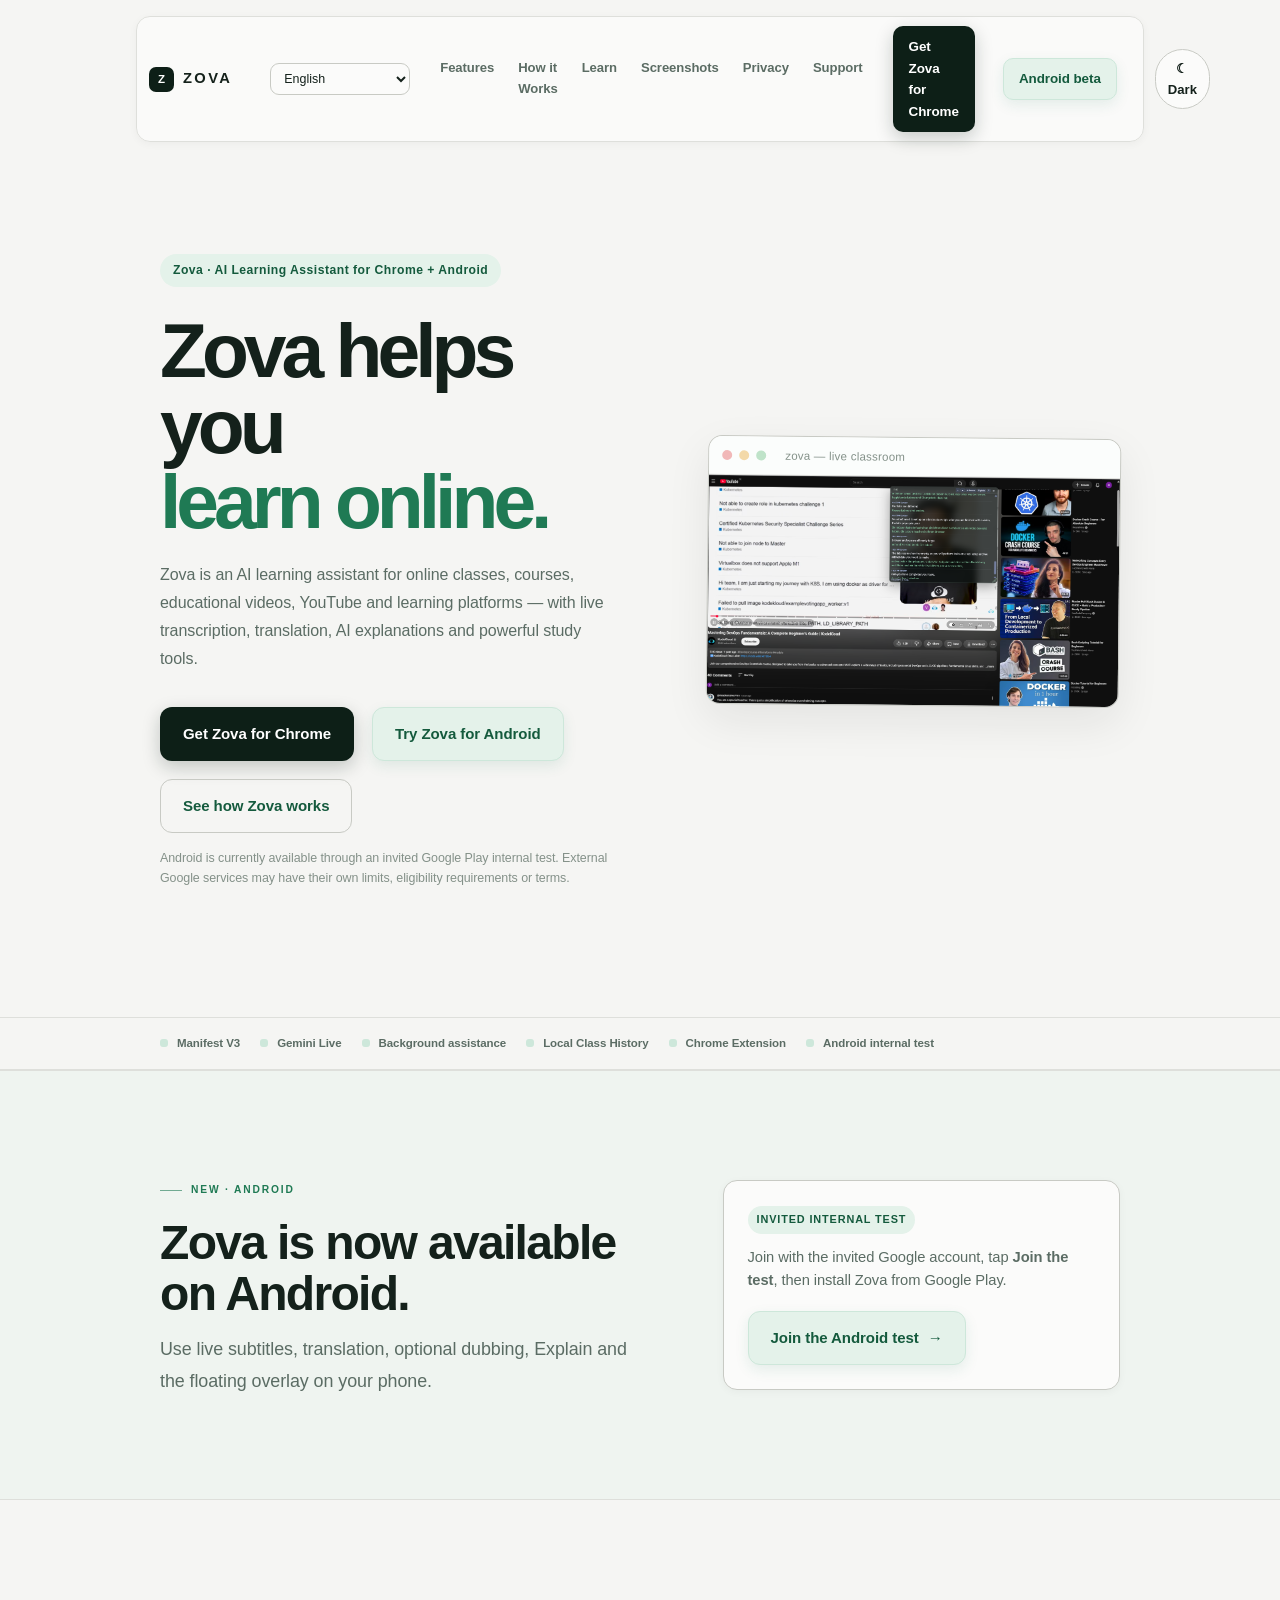
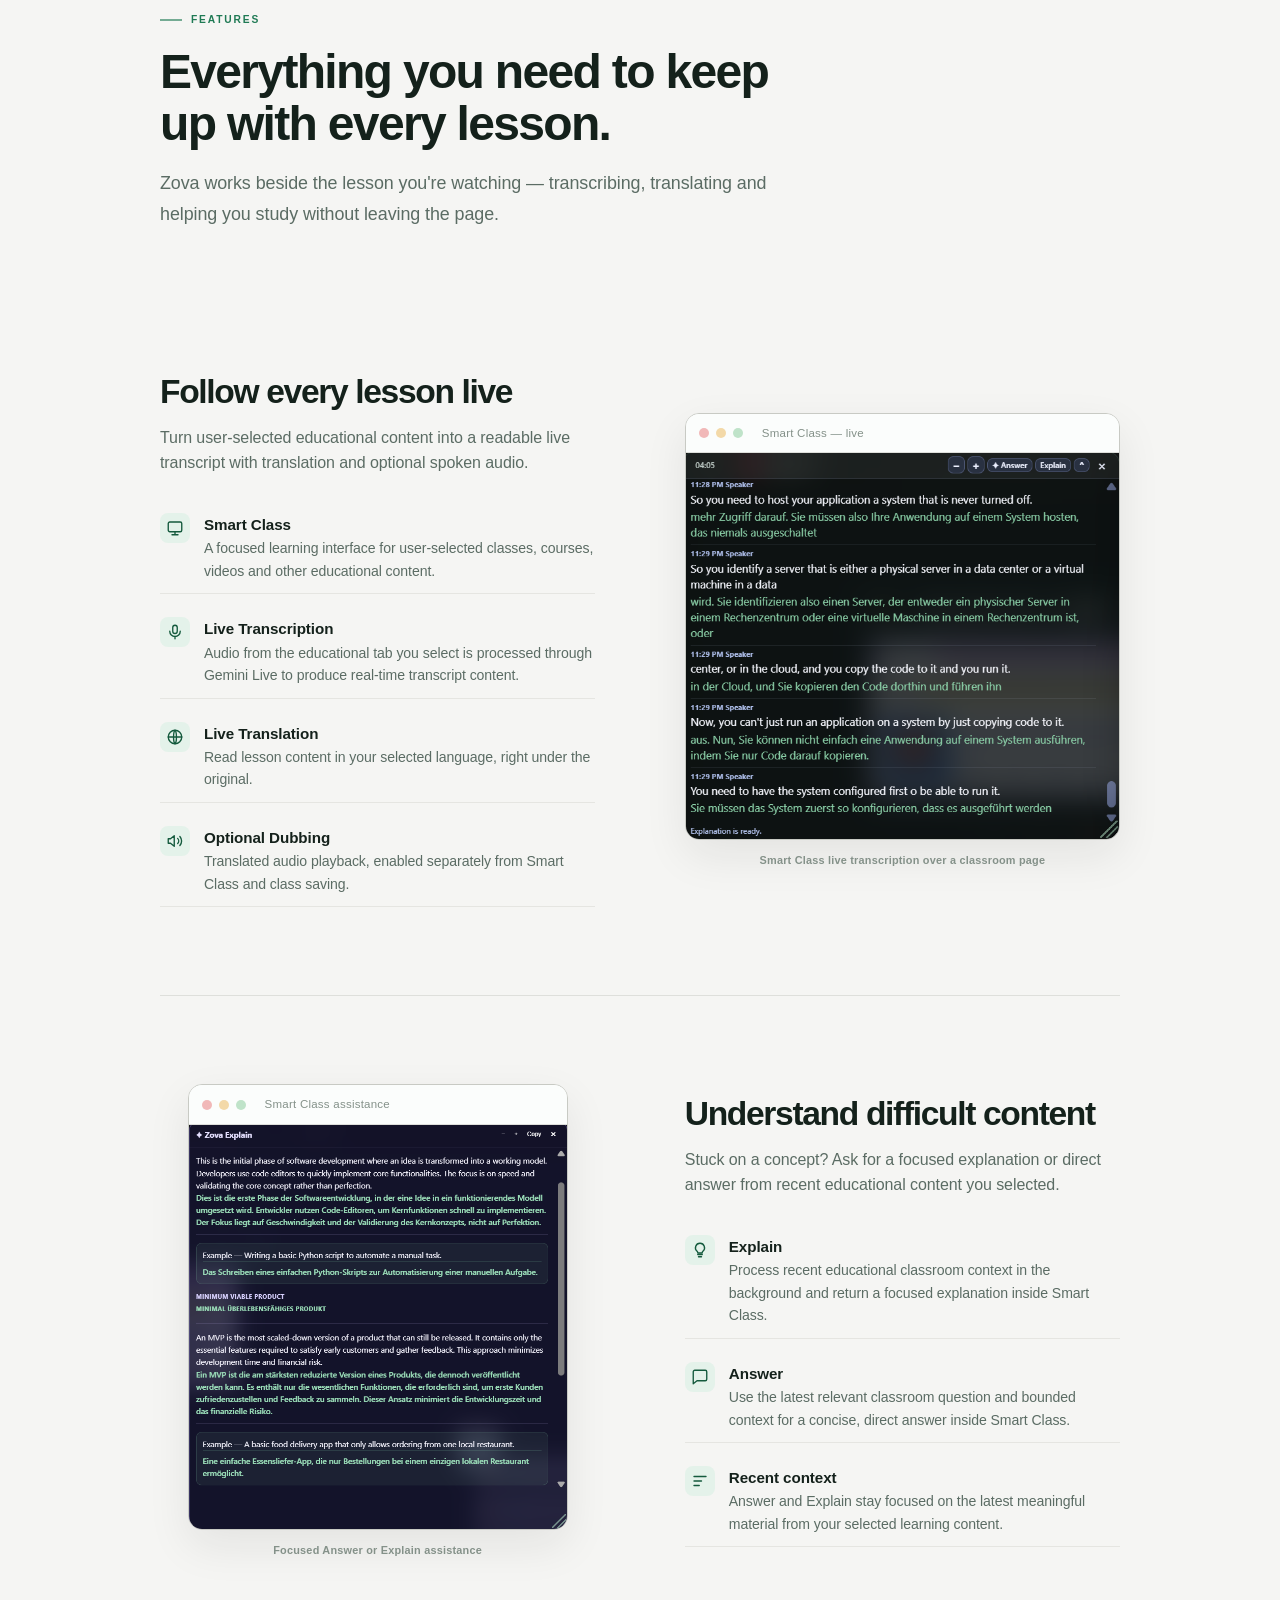
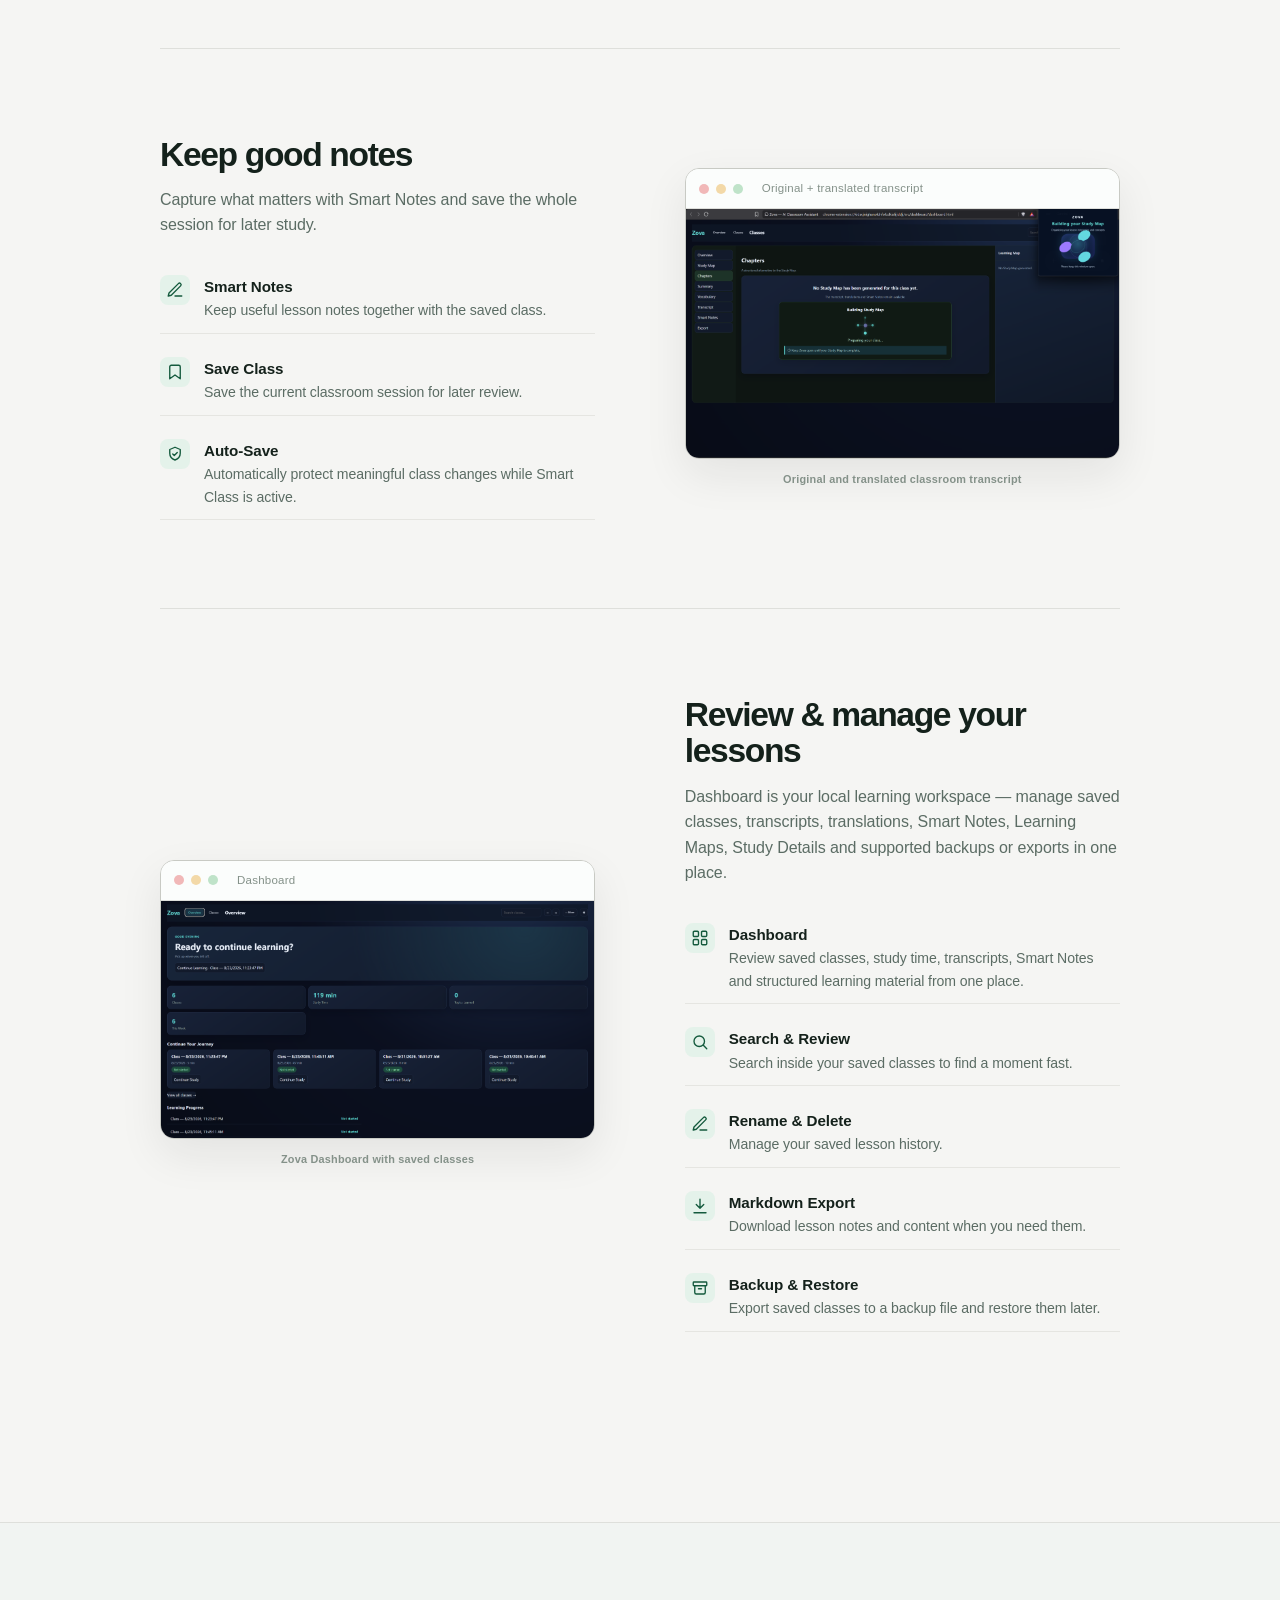
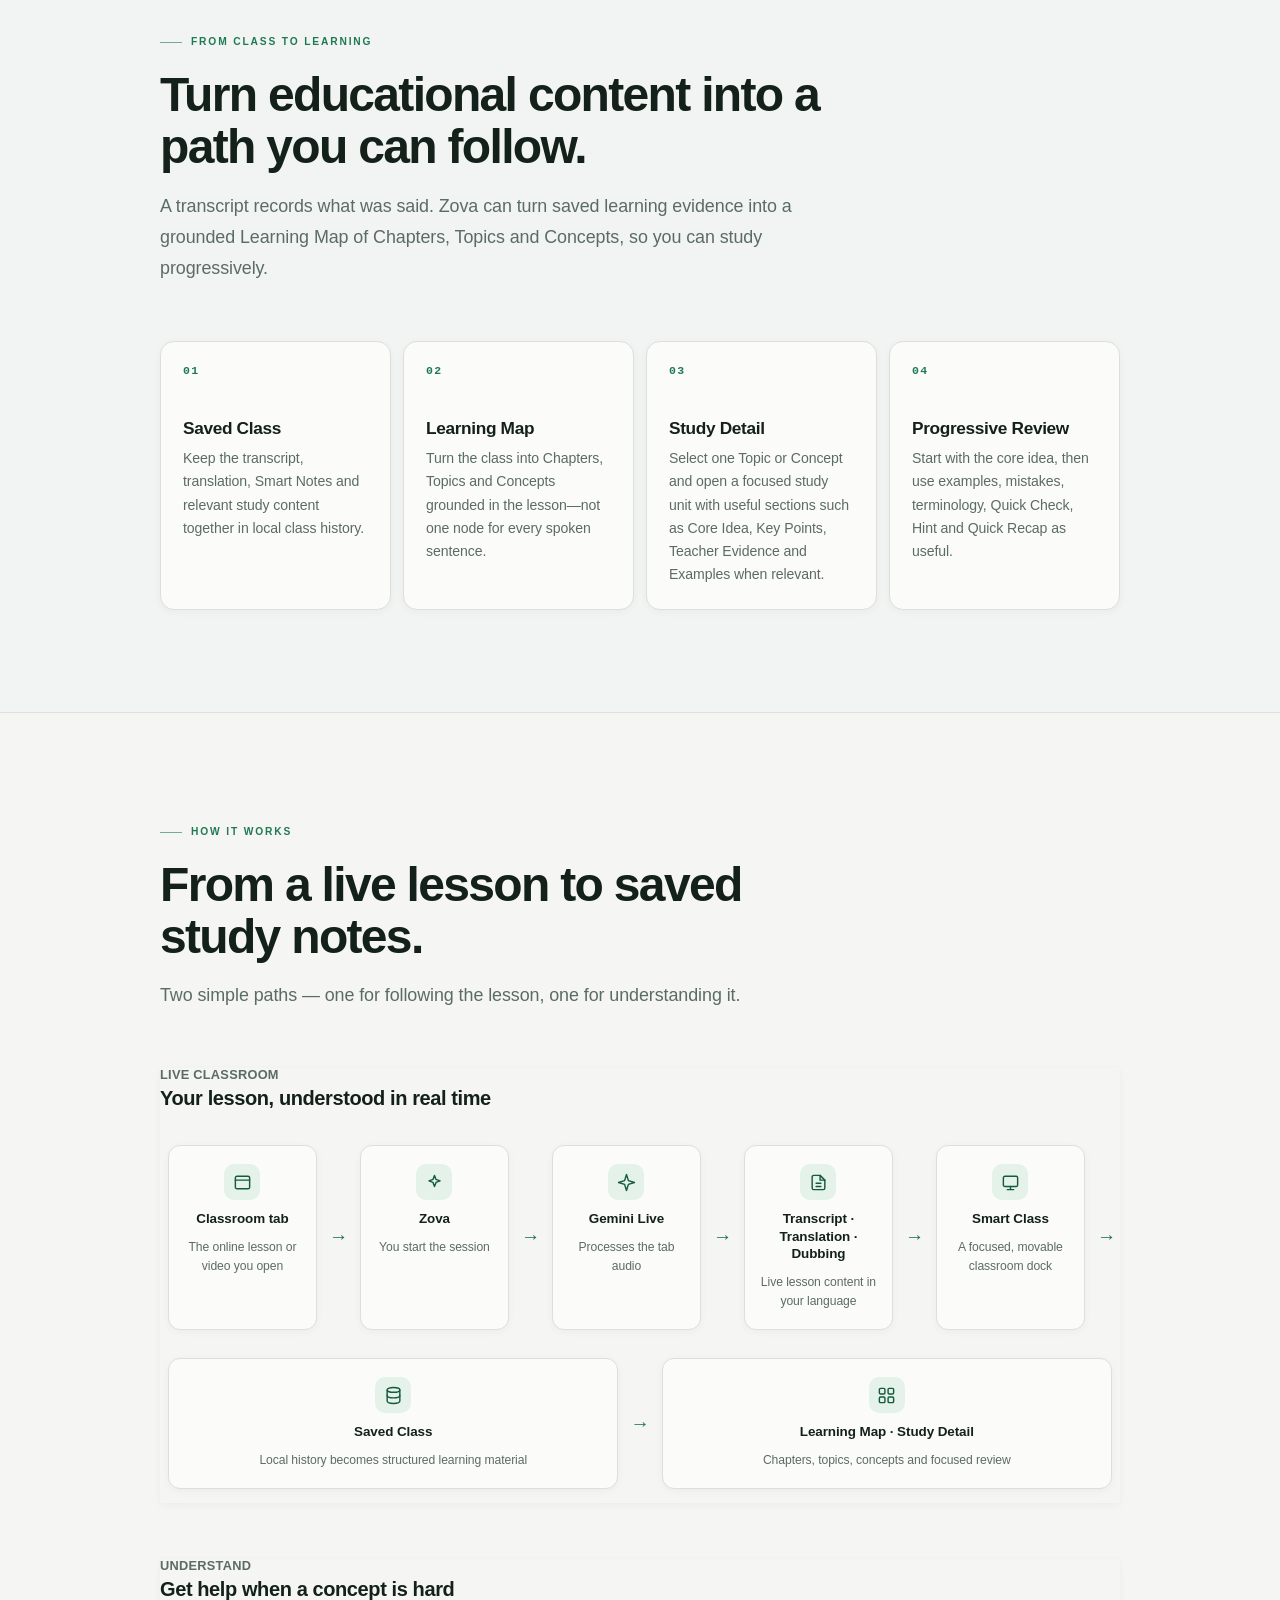
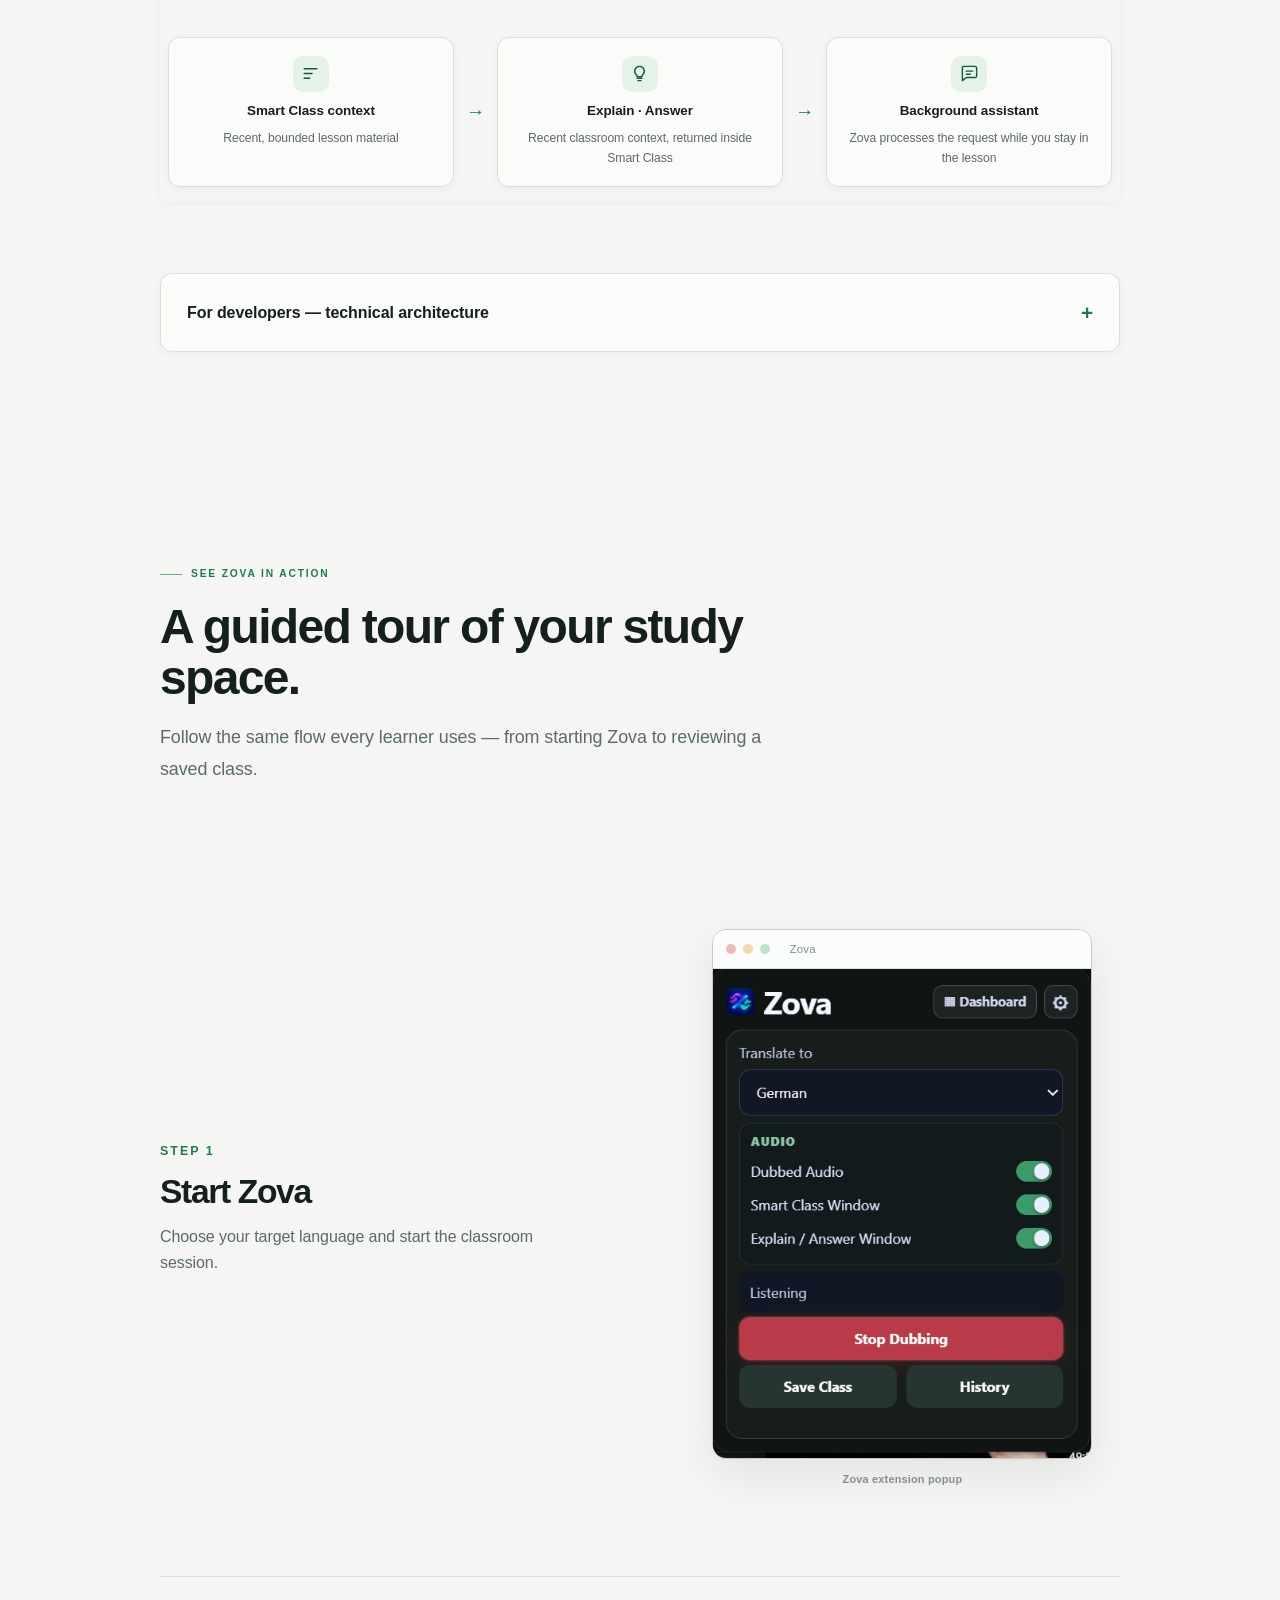
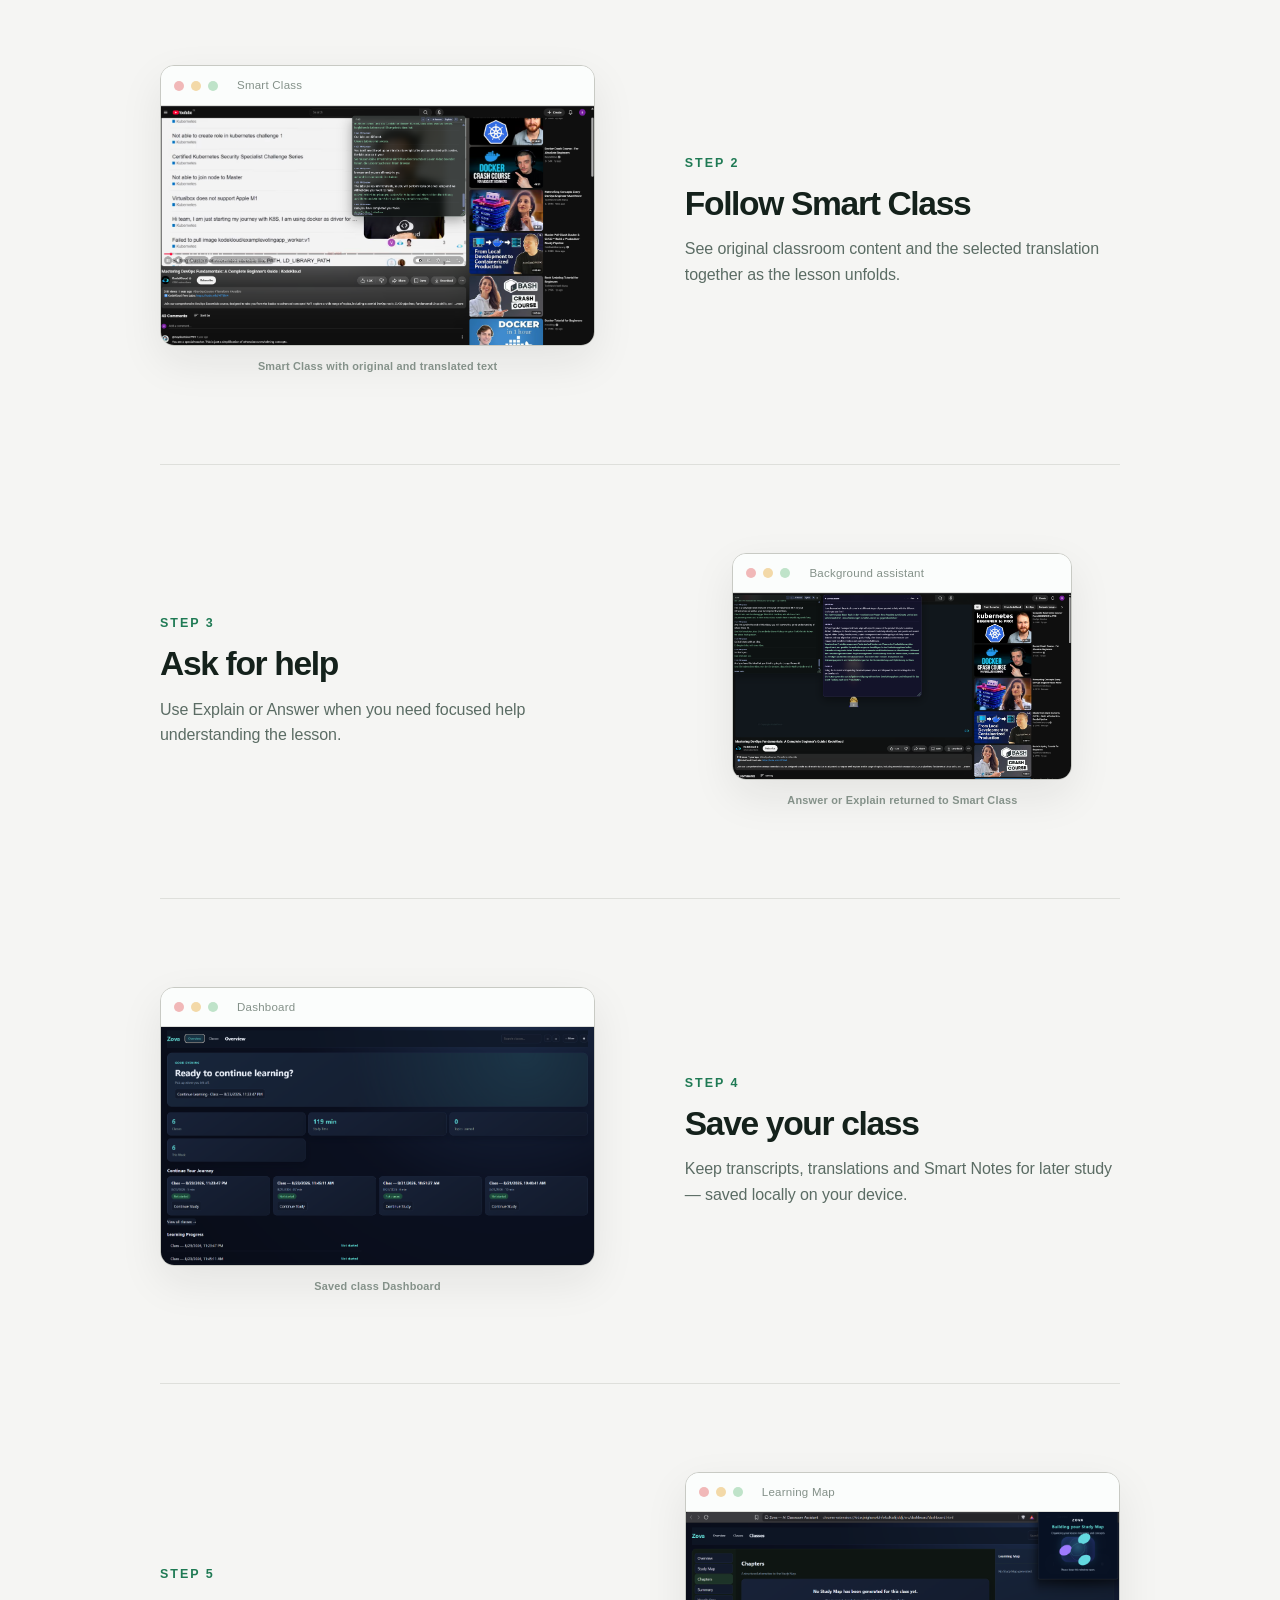
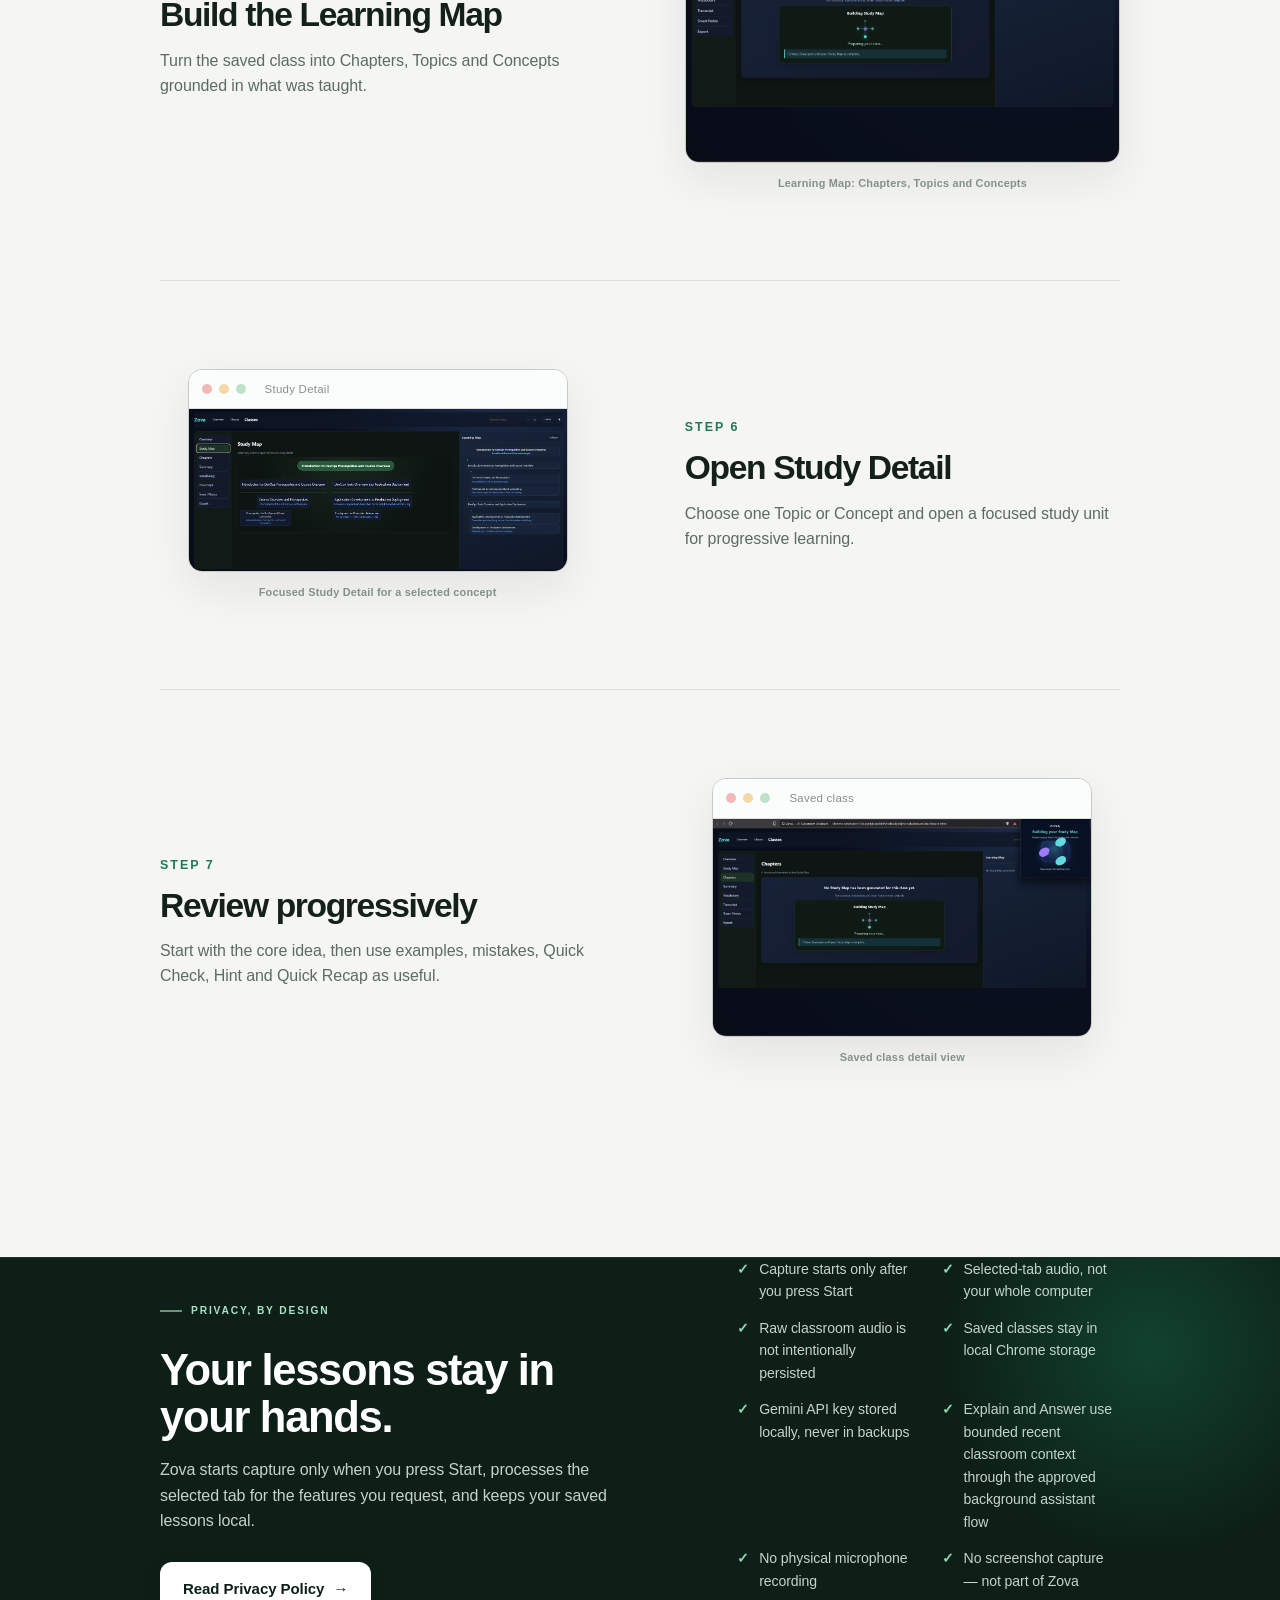
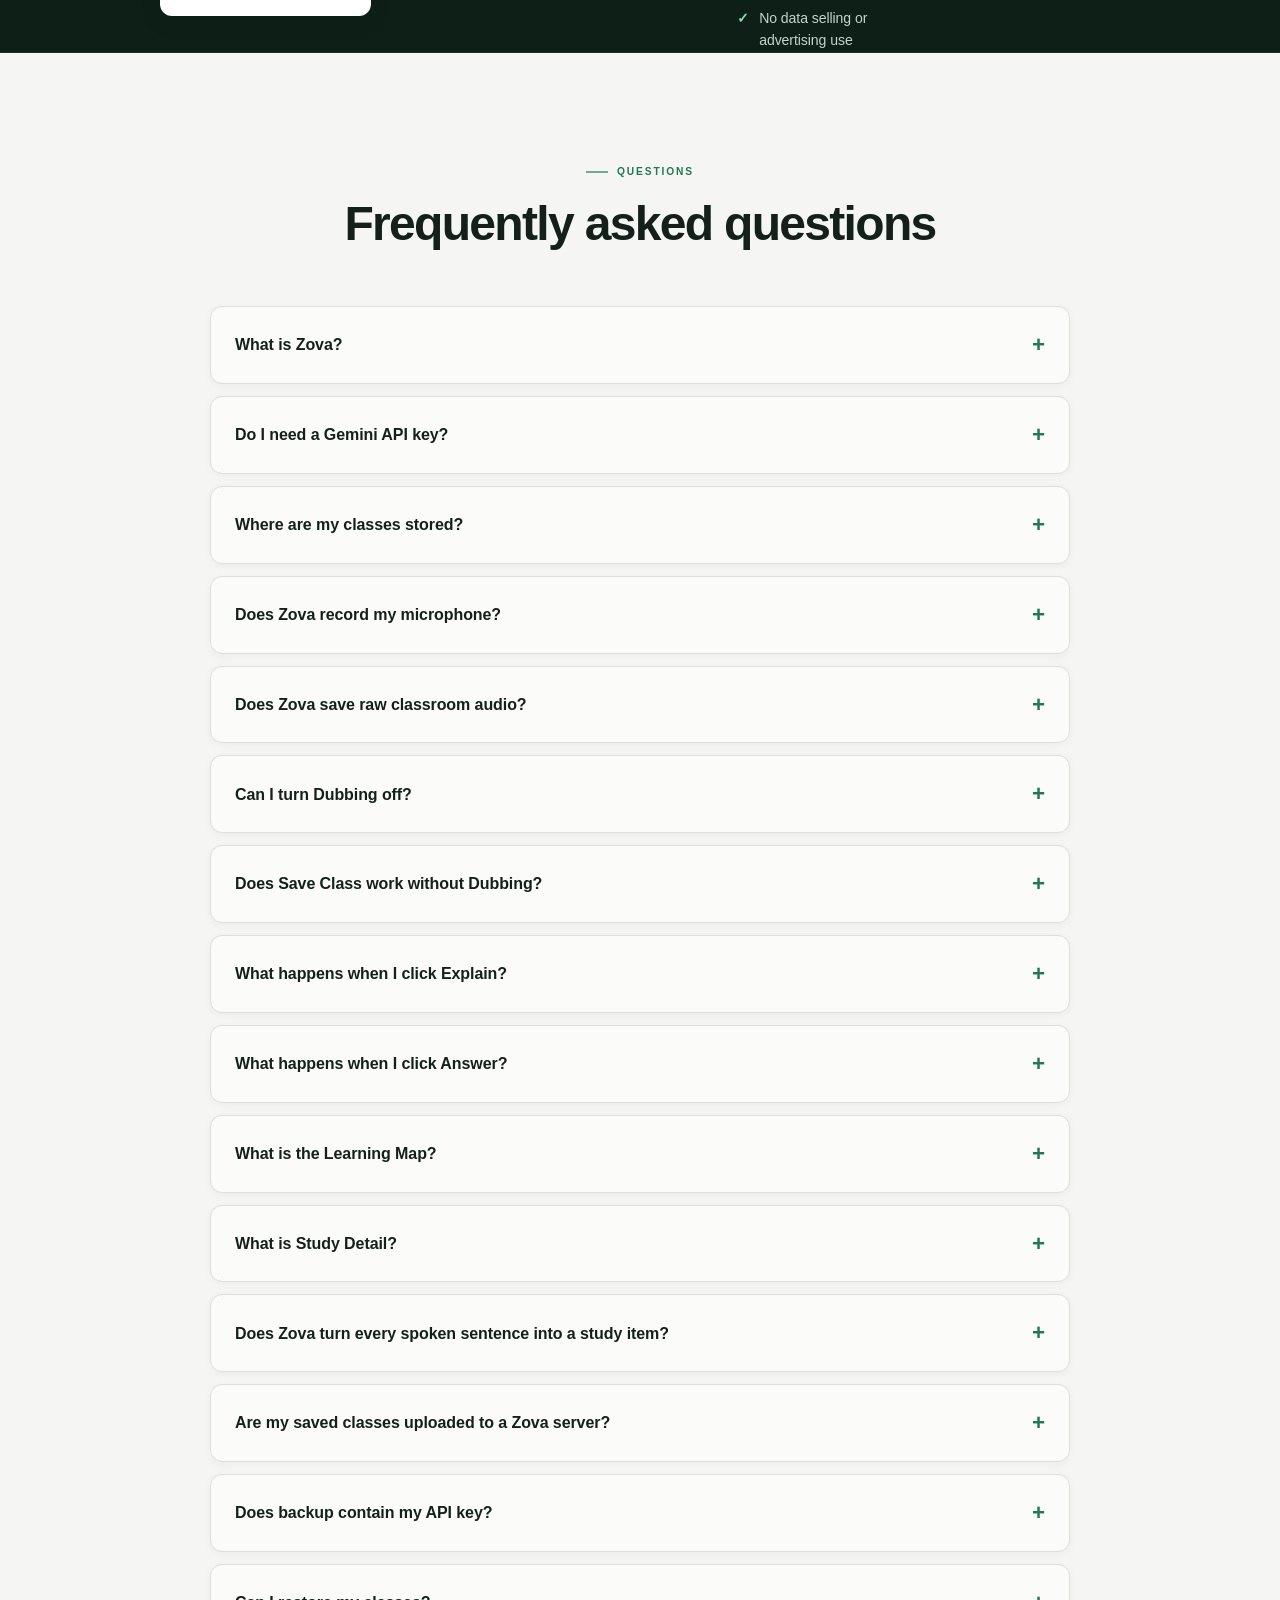
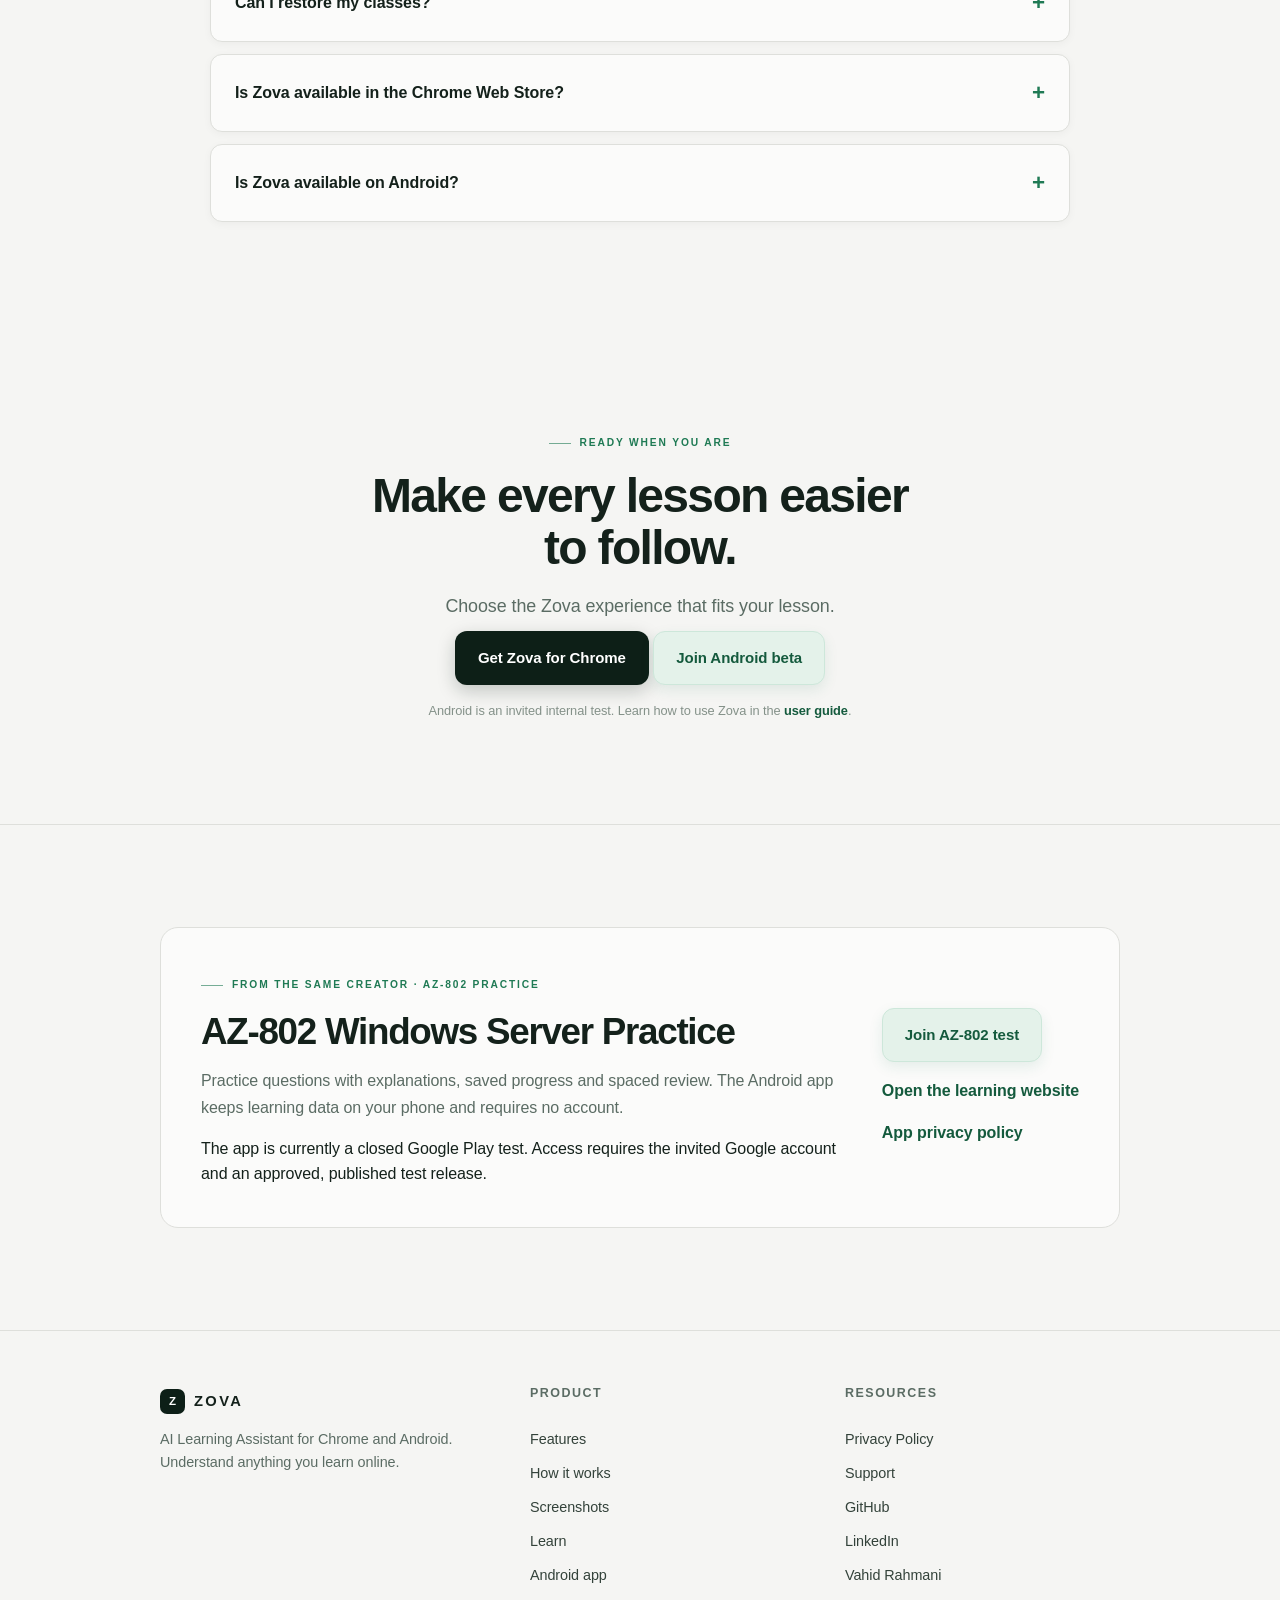
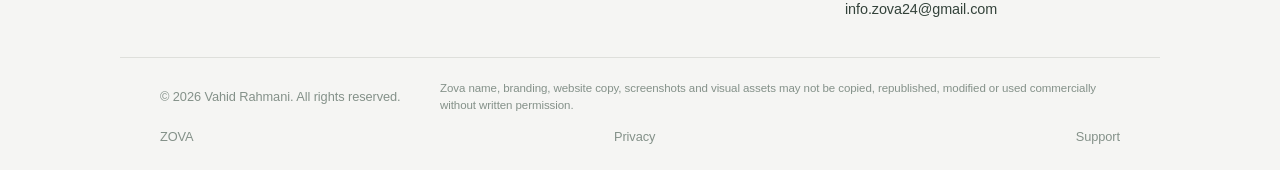
<file: index.html>
<!doctype html>
<html lang="en">
<head>
<meta charset="utf-8">
<meta name="viewport" content="width=device-width,initial-scale=1">
<title>Zova | AI Learning Assistant for Online Classes</title>
<meta name="description" content="Zova is a free AI learning assistant for Chrome and Android, with live transcription, translation, explanations and smart study tools for online classes.">
<meta name="application-name" content="Zova">
<meta name="apple-mobile-web-app-title" content="Zova">
<meta name="robots" content="index,follow">
<meta name="google-site-verification" content="0WtM2sA8dqqjSXWKdAJG8xvd9Ihaw7ELJ5a8FFMBNbg">
<meta name="google-adsense-account" content="ca-pub-6627132366359242">
<link rel="canonical" href="https://zovasite.vercel.app/">
<meta property="og:type" content="website">
<meta property="og:site_name" content="Zova">
<meta property="og:title" content="Zova — AI Learning Assistant">
<meta property="og:description" content="AI learning assistant for online classes, courses, educational videos and learning platforms with transcription, translation, AI explanations and smart study tools.">
<meta property="og:url" content="https://zovasite.vercel.app/">
<meta property="og:image" content="https://zovasite.vercel.app/img/2.png">
<meta property="og:image:alt" content="Zova AI Learning Assistant Smart Class with live transcription and translation">
<meta name="twitter:card" content="summary_large_image">
<meta name="twitter:title" content="Zova — AI Learning Assistant">
<meta name="twitter:description" content="AI learning assistant for online classes, courses, educational videos and learning platforms with transcription, translation, AI explanations and smart study tools.">
<meta name="twitter:image" content="https://zovasite.vercel.app/img/2.png">
<meta name="twitter:image:alt" content="Zova AI Learning Assistant Smart Class with live transcription and translation">
<link rel="icon" type="image/svg+xml" href="favicon.svg">
<script type="application/ld+json">
{
  "@context": "https://schema.org",
  "@type": "SoftwareApplication",
  "name": "Zova",
  "alternateName": "Zova AI Learning Assistant",
  "url": "https://zovasite.vercel.app/",
  "description": "An AI learning assistant for Chrome and Android with live transcription, translation, explanations, summaries and smart study tools for online classes.",
  "applicationCategory": "EducationalApplication",
  "operatingSystem": "Chrome, Android",
  "image": [
    {
      "@type": "ImageObject",
      "url": "https://zovasite.vercel.app/img/2.png",
      "caption": "Zova Smart Class with live transcription and translation"
    },
    {
      "@type": "ImageObject",
      "url": "https://zovasite.vercel.app/img/8.png",
      "caption": "Zova Dashboard for saved classes and study materials"
    }
  ],
  "brand": { "@type": "Brand", "name": "Zova" },
  "author": {
    "@type": "Person",
    "name": "Vahid Rahmani",
    "url": "https://vahid-portfolio-three.vercel.app/",
    "sameAs": [
      "https://www.linkedin.com/in/vahid-rahmani-699944417/",
      "https://github.com/Vahid-Rahmani",
      "https://chromewebstore.google.com/detail/zova/menedjcoiemocjmcjajjbcondloeinkh"
    ]
  },
  "offers": { "@type": "Offer", "price": "0", "priceCurrency": "USD" },
  "downloadUrl": "https://chromewebstore.google.com/detail/zova/menedjcoiemocjmcjajjbcondloeinkh",
  "featureList": [
    "Live classroom transcription",
    "Real-time translation",
    "Optional translated audio",
    "Smart Class explanations",
    "AI-assisted answers and summaries",
    "Saved study materials"
  ]
}
</script>
<link rel="stylesheet" href="styles.css">
<script defer src="script.js"></script>
</head>
<body>

<!-- Icon sprite (inline, dependency-free) -->
<svg aria-hidden="true" style="position:absolute;width:0;height:0;overflow:hidden">
  <defs>
    <symbol id="i-chrome" viewBox="0 0 24 24" fill="none" stroke="currentColor" stroke-width="2" stroke-linecap="round" stroke-linejoin="round"><circle cx="12" cy="12" r="9.2"/><path d="M12 8v8M8 12h8"/></symbol>
    <symbol id="i-smart" viewBox="0 0 24 24" fill="none" stroke="currentColor" stroke-width="1.8" stroke-linecap="round" stroke-linejoin="round"><rect x="3" y="4" width="18" height="13" rx="2"/><path d="M8 21h8M12 17v4"/></symbol>
    <symbol id="i-transcript" viewBox="0 0 24 24" fill="none" stroke="currentColor" stroke-width="1.8" stroke-linecap="round" stroke-linejoin="round"><rect x="9" y="3" width="6" height="11" rx="3"/><path d="M5 11a7 7 0 0 0 14 0M12 18v3"/></symbol>
    <symbol id="i-translate" viewBox="0 0 24 24" fill="none" stroke="currentColor" stroke-width="1.8" stroke-linecap="round" stroke-linejoin="round"><circle cx="12" cy="12" r="9"/><path d="M3 12h18M12 3c2.6 2.6 2.6 15.4 0 18M12 3c-2.6 2.6-2.6 15.4 0 18"/></symbol>
    <symbol id="i-dubbing" viewBox="0 0 24 24" fill="none" stroke="currentColor" stroke-width="1.8" stroke-linecap="round" stroke-linejoin="round"><path d="M11 5 6 9H3v6h3l5 4V5z"/><path d="M15.5 8.5a5 5 0 0 1 0 7M18.5 6a9 9 0 0 1 0 12"/></symbol>
    <symbol id="i-explain" viewBox="0 0 24 24" fill="none" stroke="currentColor" stroke-width="1.8" stroke-linecap="round" stroke-linejoin="round"><path d="M9 18h6M10 21h4"/><path d="M12 3a6 6 0 0 1 3.9 10.6c-.6.6-1 1.2-1 2.4h-5.8c0-1.2-.4-1.8-1-2.4A6 6 0 0 1 12 3z"/></symbol>
    <symbol id="i-answer" viewBox="0 0 24 24" fill="none" stroke="currentColor" stroke-width="1.8" stroke-linecap="round" stroke-linejoin="round"><path d="M21 15a2 2 0 0 1-2 2H8l-5 4V5a2 2 0 0 1 2-2h14a2 2 0 0 1 2 2z"/></symbol>
    <symbol id="i-notes" viewBox="0 0 24 24" fill="none" stroke="currentColor" stroke-width="1.8" stroke-linecap="round" stroke-linejoin="round"><path d="M12 20h9"/><path d="M16.5 3.5a2.1 2.1 0 0 1 3 3L7 19l-4 1 1-4z"/></symbol>
    <symbol id="i-save" viewBox="0 0 24 24" fill="none" stroke="currentColor" stroke-width="1.8" stroke-linecap="round" stroke-linejoin="round"><path d="M19 21l-7-5-7 5V5a2 2 0 0 1 2-2h10a2 2 0 0 1 2 2z"/></symbol>
    <symbol id="i-autosave" viewBox="0 0 24 24" fill="none" stroke="currentColor" stroke-width="1.8" stroke-linecap="round" stroke-linejoin="round"><path d="M12 3l7 3v5c0 4.6-3 7.6-7 9-4-1.4-7-4.4-7-9V6z"/><path d="M9 12l2 2 4-4"/></symbol>
    <symbol id="i-dashboard" viewBox="0 0 24 24" fill="none" stroke="currentColor" stroke-width="1.8" stroke-linecap="round" stroke-linejoin="round"><rect x="3" y="3" width="7" height="7" rx="1.5"/><rect x="14" y="3" width="7" height="7" rx="1.5"/><rect x="3" y="14" width="7" height="7" rx="1.5"/><rect x="14" y="14" width="7" height="7" rx="1.5"/></symbol>
    <symbol id="i-search" viewBox="0 0 24 24" fill="none" stroke="currentColor" stroke-width="1.8" stroke-linecap="round" stroke-linejoin="round"><circle cx="11" cy="11" r="7"/><path d="M21 21l-4.2-4.2"/></symbol>
    <symbol id="i-edit" viewBox="0 0 24 24" fill="none" stroke="currentColor" stroke-width="1.8" stroke-linecap="round" stroke-linejoin="round"><path d="M12 20h9"/><path d="M16.5 3.5a2.1 2.1 0 0 1 3 3L7 19l-4 1 1-4z"/></symbol>
    <symbol id="i-export" viewBox="0 0 24 24" fill="none" stroke="currentColor" stroke-width="1.8" stroke-linecap="round" stroke-linejoin="round"><path d="M12 3v12M7 10l5 5 5-5"/><path d="M4 21h16"/></symbol>
    <symbol id="i-backup" viewBox="0 0 24 24" fill="none" stroke="currentColor" stroke-width="1.8" stroke-linecap="round" stroke-linejoin="round"><rect x="3" y="4" width="18" height="5" rx="1"/><path d="M5 9v9a2 2 0 0 0 2 2h10a2 2 0 0 0 2-2V9"/><path d="M10 13h4"/></symbol>
    <symbol id="i-tab" viewBox="0 0 24 24" fill="none" stroke="currentColor" stroke-width="1.8" stroke-linecap="round" stroke-linejoin="round"><rect x="3" y="4" width="18" height="16" rx="2"/><path d="M3 9h18"/></symbol>
    <symbol id="i-zova" viewBox="0 0 24 24" fill="none" stroke="currentColor" stroke-width="1.8" stroke-linecap="round" stroke-linejoin="round"><path d="M12 3l1.9 5.1L19 10l-5.1 1.9L12 17l-1.9-5.1L5 10l5.1-1.9z"/></symbol>
    <symbol id="i-gemini" viewBox="0 0 24 24" fill="none" stroke="currentColor" stroke-width="1.8" stroke-linecap="round" stroke-linejoin="round"><path d="M12 2l2.4 7.6L22 12l-7.6 2.4L12 22l-2.4-7.6L2 12l7.6-2.4z"/></symbol>
    <symbol id="i-doc" viewBox="0 0 24 24" fill="none" stroke="currentColor" stroke-width="1.8" stroke-linecap="round" stroke-linejoin="round"><path d="M14 3H6a2 2 0 0 0-2 2v14a2 2 0 0 0 2 2h12a2 2 0 0 0 2-2V9z"/><path d="M14 3v6h6M9 13h6M9 17h6"/></symbol>
    <symbol id="i-storage" viewBox="0 0 24 24" fill="none" stroke="currentColor" stroke-width="1.8" stroke-linecap="round" stroke-linejoin="round"><ellipse cx="12" cy="5" rx="8" ry="3"/><path d="M4 5v14c0 1.7 3.6 3 8 3s8-1.3 8-3V5"/><path d="M4 12c0 1.7 3.6 3 8 3s8-1.3 8-3"/></symbol>
    <symbol id="i-context" viewBox="0 0 24 24" fill="none" stroke="currentColor" stroke-width="1.8" stroke-linecap="round" stroke-linejoin="round"><path d="M4 6h16M4 12h10M4 18h7"/></symbol>
    <symbol id="i-aimode" viewBox="0 0 24 24" fill="none" stroke="currentColor" stroke-width="1.8" stroke-linecap="round" stroke-linejoin="round"><path d="M21 15a2 2 0 0 1-2 2H8l-5 4V5a2 2 0 0 1 2-2h14a2 2 0 0 1 2 2z"/><path d="M8 9h8M8 13h5"/></symbol>
  </defs>
</svg>

<header class="site-header">
  <a class="logo" href="index.html"><span class="mark">Z</span>ZOVA</a><select class="language-select" aria-label="Choose language"><option value="en">EN</option><option value="de">DE</option><option value="zh">中文</option><option value="hi">हिन्दी</option></select>
  <nav class="site-nav" aria-label="Primary">
    <a href="#features">Features</a>
    <a href="#how">How it Works</a>
    <a href="guide.html">Learn</a>
    <a href="#screens">Screenshots</a>
    <a href="privacy.html">Privacy</a>
    <a href="support.html">Support</a>
  </nav>
  <a class="btn store small" href="https://chromewebstore.google.com/detail/zova/menedjcoiemocjmcjajjbcondloeinkh" target="_blank" rel="noopener"><svg width="15" height="15" aria-hidden="true"><use href="#i-chrome"/></svg>Add to Chrome</a>
  <a class="btn android small" href="https://play.google.com/apps/internaltest/4701602087757087410" target="_blank" rel="noopener">Android beta</a>
  <button class="theme-toggle" type="button" aria-label="Toggle dark mode">☾ Dark</button><button class="menu-btn" aria-label="Open navigation" aria-expanded="false">☰</button>
</header>

<main>
  <!-- Hero -->
  <section class="hero wrap">
    <div class="hero-copy">
      <span class="kicker"><span class="dot"></span>Zova · AI Learning Assistant for Chrome + Android</span>
      <h1>Zova helps you<br><em>learn online.</em></h1>
      <p class="lead">Zova is an AI learning assistant for online classes, courses, educational videos, YouTube and learning platforms — with live transcription, translation, AI explanations and powerful study tools.</p>
      <div class="actions">
        <a class="btn store" href="https://chromewebstore.google.com/detail/zova/menedjcoiemocjmcjajjbcondloeinkh" target="_blank" rel="noopener"><svg width="17" height="17" aria-hidden="true"><use href="#i-chrome"/></svg>Get Zova for Chrome</a>
        <a class="btn android" href="https://play.google.com/apps/internaltest/4701602087757087410" target="_blank" rel="noopener">Try Zova for Android</a>
        <a class="btn ghost" href="#how">See how Zova works</a>
      </div>
      <p class="note">Android is currently available through an invited Google Play internal test. External Google services may have their own limits, eligibility requirements or terms.</p>
    </div>
    <div class="hero-media">
      <div class="frame">
        <div class="frame-bar"><i></i><i></i><i></i><span>zova — live classroom</span></div>
        <img src="img/2.png" alt="Zova Smart Class showing a YouTube lesson with live translated classroom text" width="2556" height="1400" fetchpriority="high" decoding="async">
      </div>
    </div>
  </section>

  <!-- Trust strip -->
  <div class="trust">
    <div class="wrap">
      <span><span class="chip"></span>Manifest V3</span>
      <span><span class="chip"></span>Gemini Live</span>
      <span><span class="chip"></span>Background assistance</span>
      <span><span class="chip"></span>Local Class History</span>
      <span><span class="chip"></span>Chrome Extension</span>
      <span><span class="chip"></span>Android internal test</span>
    </div>
  </div>

  <!-- Android release -->
  <section id="android" class="android-release section">
    <div class="wrap android-release-inner">
      <div>
        <p class="eyebrow">New · Android</p>
        <h2 class="h2">Zova is now available on Android.</h2>
        <p class="lead">Use live subtitles, translation, optional dubbing, Explain and the floating overlay on your phone.</p>
      </div>
      <div class="android-release-card">
        <span class="android-release-label">Invited internal test</span>
        <p>Join with the invited Google account, tap <b>Join the test</b>, then install Zova from Google Play.</p>
        <a class="btn android" href="https://play.google.com/apps/internaltest/4701602087757087410" target="_blank" rel="noopener">Join the Android test <span class="arr">→</span></a>
      </div>
    </div>
  </section>

  <!-- Features -->
  <section id="features" class="features section">
    <div class="wrap">
      <div class="section-head reveal">
        <p class="eyebrow" data-i18n="features.eyebrow">Features</p>
        <h2 class="h2" data-i18n="features.title">Everything you need to keep up with every lesson.</h2>
        <p class="lead" data-i18n="features.lead">Zova works beside the lesson you're watching — transcribing, translating and helping you study without leaving the page.</p>
      </div>

      <div class="feat-row reveal">
        <div class="feat-copy">
          <h3 data-i18n="live.title">Follow every lesson live</h3>
          <p data-i18n="live.description">Turn the lesson you're watching into a readable, live transcript — with translation and optional spoken audio.</p>
          <ul class="feat-list">
            <li><span class="ic"><svg><use href="#i-smart"/></svg></span><span><b data-i18n="smart.title">Smart Class</b><p data-i18n="smart.description">Live classroom transcript with original and translated lesson text inside a focused, movable interface.</p></span></li>
            <li><span class="ic"><svg><use href="#i-transcript"/></svg></span><span><b data-i18n="transcript.title">Live Transcription</b><p data-i18n="transcript.description">Classroom tab audio is processed through Gemini Live to produce real-time transcript content.</p></span></li>
            <li><span class="ic"><svg><use href="#i-translate"/></svg></span><span><b data-i18n="translation.title">Live Translation</b><p data-i18n="translation.description">Read lesson content in your selected language, right under the original.</p></span></li>
            <li><span class="ic"><svg><use href="#i-dubbing"/></svg></span><span><b data-i18n="dubbing.title">Optional Dubbing</b><p data-i18n="dubbing.description">Translated audio playback, enabled separately from Smart Class and class saving.</p></span></li>
          </ul>
        </div>
        <div class="feat-media">
          <div class="frame">
            <div class="frame-bar"><i></i><i></i><i></i><span>Smart Class — live</span></div>
            <img src="img/5.png" alt="Zova Smart Class live transcription and translation over a YouTube lesson" width="660" height="587" loading="lazy" decoding="async">
          </div>
          <span class="cap">Smart Class live transcription over a classroom page</span>
        </div>
      </div>

      <div class="feat-row rev reveal">
        <div class="feat-copy">
          <h3 data-i18n="assist.title">Understand difficult content</h3>
          <p data-i18n="assist.description">Stuck on a concept? Ask for a focused explanation or a direct answer built from recent educational classroom context.</p>
          <ul class="feat-list">
            <li><span class="ic"><svg><use href="#i-explain"/></svg></span><span><b data-i18n="explain.title">Explain</b><p data-i18n="explain.description">Process recent educational classroom context in the background and return a focused explanation inside Smart Class.</p></span></li>
            <li><span class="ic"><svg><use href="#i-answer"/></svg></span><span><b data-i18n="answer.title">Answer</b><p data-i18n="answer.description">Send bounded recent classroom context for a concise lesson answer.</p></span></li>
            <li><span class="ic"><svg><use href="#i-context"/></svg></span><span><b data-i18n="assist.contextTitle">Recent context</b><p data-i18n="assist.contextDescription">Answer and Explain stay focused on the latest meaningful classroom material.</p></span></li>
          </ul>
        </div>
        <div class="feat-media">
          <div class="frame">
            <div class="frame-bar"><i></i><i></i><i></i><span>Smart Class assistance</span></div>
            <img src="img/7.png" alt="Zova settings with optional translated audio controls" width="619" height="592" loading="lazy" decoding="async">
          </div>
          <span class="cap">Focused Answer or Explain assistance</span>
        </div>
      </div>

      <div class="feat-row reveal">
        <div class="feat-copy">
          <h3 data-i18n="notes.title">Keep good notes</h3>
          <p data-i18n="notes.description">Capture what matters with Smart Notes and save the whole session for later study.</p>
          <ul class="feat-list">
            <li><span class="ic"><svg><use href="#i-notes"/></svg></span><span><b>Smart Notes</b><p data-i18n="notes.itemDescription">Keep useful lesson notes together with the saved class.</p></span></li>
            <li><span class="ic"><svg><use href="#i-save"/></svg></span><span><b>Save Class</b><p data-i18n="save.itemDescription">Save the current classroom session for later review.</p></span></li>
            <li><span class="ic"><svg><use href="#i-autosave"/></svg></span><span><b>Auto-Save</b><p data-i18n="autosave.itemDescription">Automatically protect meaningful class changes while Smart Class is active.</p></span></li>
          </ul>
        </div>
        <div class="feat-media">
          <div class="frame">
            <div class="frame-bar"><i></i><i></i><i></i><span>Original + translated transcript</span></div>
            <img src="img/13.png" alt="Saved class with Smart Notes, transcript and translation" width="2038" height="1346" loading="lazy" decoding="async">
          </div>
          <span class="cap">Original and translated classroom transcript</span>
        </div>
      </div>

      <div class="feat-row rev reveal">
        <div class="feat-copy">
          <h3 data-i18n="dashboard.title">Review &amp; manage your lessons</h3>
          <p data-i18n="dashboard.description">Dashboard is your local learning workspace — manage saved classes, transcripts, translations, Smart Notes, Learning Maps, Study Details and supported backups or exports in one place.</p>
          <ul class="feat-list">
            <li><span class="ic"><svg><use href="#i-dashboard"/></svg></span><span><b>Dashboard</b><p data-i18n="dashboard.itemDescription">Review saved classes, study time, transcripts, Smart Notes and structured learning material from one place.</p></span></li>
            <li><span class="ic"><svg><use href="#i-search"/></svg></span><span><b>Search &amp; Review</b><p data-i18n="search.itemDescription">Search inside your saved classes to find a moment fast.</p></span></li>
            <li><span class="ic"><svg><use href="#i-edit"/></svg></span><span><b>Rename &amp; Delete</b><p data-i18n="manage.itemDescription">Manage your saved lesson history.</p></span></li>
            <li><span class="ic"><svg><use href="#i-export"/></svg></span><span><b>Markdown Export</b><p data-i18n="export.itemDescription">Download lesson notes and content when you need them.</p></span></li>
            <li><span class="ic"><svg><use href="#i-backup"/></svg></span><span><b>Backup &amp; Restore</b><p data-i18n="backup.itemDescription">Export saved classes to a backup file and restore them later.</p></span></li>
          </ul>
        </div>
        <div class="feat-media">
          <div class="frame">
            <div class="frame-bar"><i></i><i></i><i></i><span>Dashboard</span></div>
            <img src="img/8.png" alt="Zova Dashboard showing saved classes" width="2552" height="1355" loading="lazy" decoding="async">
          </div>
          <span class="cap">Zova Dashboard with saved classes</span>
        </div>
      </div>
    </div>
  </section>

  <section id="learning" class="learning-structure section">
    <div class="wrap">
      <div class="section-head reveal">
        <p class="eyebrow" data-i18n="learning.eyebrow">From class to learning</p>
        <h2 class="h2" data-i18n="learning.title">Turn classroom context into a path you can follow.</h2>
        <p class="lead" data-i18n="learning.lead">A transcript records what was said. Zova can turn saved classroom evidence into a grounded Learning Map of Chapters, Topics and Concepts, so you can study progressively.</p>
      </div>
      <div class="structure-grid reveal">
        <article class="structure-card"><span class="structure-index">01</span><h3 data-i18n="learning.savedTitle">Saved Class</h3><p data-i18n="learning.savedDescription">Keep the transcript, translation, Smart Notes and relevant study content together in local class history.</p></article>
        <article class="structure-card"><span class="structure-index">02</span><h3 data-i18n="learning.graphTitle">Learning Map</h3><p data-i18n="learning.graphDescription">Turn the class into Chapters, Topics and Concepts grounded in the lesson—not one node for every spoken sentence.</p></article>
        <article class="structure-card"><span class="structure-index">03</span><h3 data-i18n="learning.detailTitle">Study Detail</h3><p data-i18n="learning.detailDescription">Select one Topic or Concept and open a focused study unit with useful sections such as Core Idea, Key Points, Teacher Evidence and Examples when relevant.</p></article>
        <article class="structure-card"><span class="structure-index">04</span><h3 data-i18n="learning.reviewTitle">Progressive Review</h3><p data-i18n="learning.reviewDescription">Start with the core idea, then use examples, mistakes, terminology, Quick Check, Hint and Quick Recap as useful.</p></article>
      </div>
    </div>
  </section>

  <!-- How it works -->
  <section id="how" class="how section">
    <div class="wrap">
      <div class="section-head reveal">
        <p class="eyebrow" data-i18n="how.eyebrow">How it works</p>
        <h2 class="h2" data-i18n="how.title">From a live lesson to saved study notes.</h2>
        <p class="lead" data-i18n="how.lead">Two simple paths — one for following the lesson, one for understanding it.</p>
      </div>

      <div class="block reveal">
        <h3><small>Live classroom</small>Your lesson, understood in real time</h3>
        <div class="flow-row">
          <div class="flow-step"><div class="node"><span class="ic"><svg><use href="#i-tab"/></svg></span><b>Classroom tab</b><span>The online lesson or video you open</span></div></div>
          <span class="flow-arrow">→</span>
          <div class="flow-step"><div class="node"><span class="ic"><svg><use href="#i-zova"/></svg></span><b>Zova</b><span>You start the session</span></div></div>
          <span class="flow-arrow">→</span>
          <div class="flow-step"><div class="node"><span class="ic"><svg><use href="#i-gemini"/></svg></span><b>Gemini Live</b><span>Processes the tab audio</span></div></div>
          <span class="flow-arrow">→</span>
          <div class="flow-step"><div class="node"><span class="ic"><svg><use href="#i-doc"/></svg></span><b>Transcript · Translation · Dubbing</b><span>Live lesson content in your language</span></div></div>
          <span class="flow-arrow">→</span>
          <div class="flow-step"><div class="node"><span class="ic"><svg><use href="#i-smart"/></svg></span><b>Smart Class</b><span>A focused, movable classroom dock</span></div></div>
          <span class="flow-arrow">→</span>
          <div class="flow-step"><div class="node"><span class="ic"><svg><use href="#i-storage"/></svg></span><b>Saved Class</b><span>Local history becomes structured learning material</span></div></div>
          <span class="flow-arrow">→</span>
          <div class="flow-step"><div class="node"><span class="ic"><svg><use href="#i-dashboard"/></svg></span><b>Learning Map · Study Detail</b><span>Chapters, topics, concepts and focused review</span></div></div>
        </div>
      </div>

      <div class="block reveal">
        <h3><small>Understand</small>Get help when a concept is hard</h3>
        <div class="flow-row">
          <div class="flow-step"><div class="node"><span class="ic"><svg><use href="#i-context"/></svg></span><b>Smart Class context</b><span>Recent, bounded lesson material</span></div></div>
          <span class="flow-arrow">→</span>
          <div class="flow-step"><div class="node"><span class="ic"><svg><use href="#i-explain"/></svg></span><b>Explain · Answer</b><span>Recent classroom context, returned inside Smart Class</span></div></div>
          <span class="flow-arrow">→</span>
          <div class="flow-step"><div class="node"><span class="ic"><svg><use href="#i-aimode"/></svg></span><b>Background assistant</b><span>Zova processes the request while you stay in the lesson</span></div></div>
        </div>
      </div>

      <details class="dev reveal">
        <summary>For developers — technical architecture</summary>
        <div class="dev-body">
          <p>Zova is a <code>Manifest V3</code> Chrome extension. This is how its pieces fit together under the hood.</p>
          <ul>
            <li>Background Service Worker</li>
            <li>Offscreen Document</li>
            <li>Content Script</li>
            <li><code>tabCapture</code></li>
            <li>Gemini Live WebSocket</li>
            <li>Gemini REST (where still used)</li>
            <li>Background assistant</li>
            <li><code>chrome.storage.local</code></li>
            <li><code>chrome.storage.session</code></li>
            <li><code>chrome.downloads</code></li>
          </ul>
        </div>
      </details>
    </div>
  </section>

  <!-- Screenshot story -->
  <section id="screens" class="section">
    <div class="wrap">
      <div class="section-head reveal">
        <p class="eyebrow" data-i18n="tour.eyebrow">See Zova in action</p>
        <h2 class="h2" data-i18n="tour.title">A guided tour of your study space.</h2>
        <p class="lead" data-i18n="tour.lead">Follow the same flow every learner uses — from starting Zova to reviewing a saved class.</p>
      </div>

      <div class="story-step reveal">
        <div class="story-copy">
          <span class="step-num">Step 1</span>
          <h3 data-i18n="tour.startTitle">Start Zova</h3>
          <p data-i18n="tour.startDescription">Choose your target language and start the classroom session.</p>
        </div>
        <div class="story-media">
          <div class="frame portrait" style="max-width:380px;margin:0 auto">
            <div class="frame-bar"><i></i><i></i><i></i><span>Zova</span></div>
            <img src="img/1.png" alt="Zova extension popup to start a class and choose a language" width="470" height="611" loading="lazy" decoding="async">
          </div>
          <span class="cap">Zova extension popup</span>
        </div>
      </div>

      <div class="story-step rev reveal">
        <div class="story-copy">
          <span class="step-num">Step 2</span>
          <h3 data-i18n="tour.smartTitle">Follow Smart Class</h3>
          <p data-i18n="tour.smartDescription">See original classroom content and the selected translation together as the lesson unfolds.</p>
        </div>
        <div class="story-media">
          <div class="frame">
            <div class="frame-bar"><i></i><i></i><i></i><span>Smart Class</span></div>
            <img src="img/2.png" alt="Zova Smart Class showing original and translated lesson text together" width="2556" height="993" loading="lazy" decoding="async">
          </div>
          <span class="cap">Smart Class with original and translated text</span>
        </div>
      </div>

      <div class="story-step reveal">
        <div class="story-copy">
          <span class="step-num">Step 3</span>
          <h3 data-i18n="tour.helpTitle">Ask for help</h3>
          <p data-i18n="tour.helpDescription">Use Explain or Answer when you need focused help understanding the lesson.</p>
        </div>
        <div class="story-media">
          <div class="frame portrait" style="max-width:340px;margin:0 auto">
            <div class="frame-bar"><i></i><i></i><i></i><span>Background assistant</span></div>
            <img src="img/4.png" alt="Zova background assistant used for Answer or Explain" width="460" height="531" loading="lazy" decoding="async">
          </div>
          <span class="cap">Answer or Explain returned to Smart Class</span>
        </div>
      </div>

      <div class="story-step rev reveal">
        <div class="story-copy">
          <span class="step-num">Step 4</span>
          <h3 data-i18n="tour.saveTitle">Save your class</h3>
          <p data-i18n="tour.saveDescription">Keep transcripts, translations and Smart Notes for later study — saved locally on your device.</p>
        </div>
        <div class="story-media">
          <div class="frame">
            <div class="frame-bar"><i></i><i></i><i></i><span>Dashboard</span></div>
            <img src="img/8.png" alt="Zova Dashboard where saved classes are reviewed" width="2552" height="1355" loading="lazy" decoding="async">
          </div>
          <span class="cap">Saved class Dashboard</span>
        </div>
      </div>

      <div class="story-step reveal">
        <div class="story-copy">
          <span class="step-num">Step 5</span>
          <h3 data-i18n="tour.mapTitle">Build the Learning Map</h3>
          <p data-i18n="tour.mapDescription">Turn the saved class into Chapters, Topics and Concepts grounded in what was taught.</p>
        </div>
        <div class="story-media">
          <div class="frame"><div class="frame-bar"><i></i><i></i><i></i><span>Learning Map</span></div><img src="img/13.png" alt="Zova Learning Map organizing a saved class into chapters, topics and concepts" width="2038" height="1346" loading="lazy" decoding="async"></div>
          <span class="cap">Learning Map: Chapters, Topics and Concepts</span>
        </div>
      </div>

      <div class="story-step rev reveal">
        <div class="story-copy">
          <span class="step-num">Step 6</span>
          <h3 data-i18n="tour.detailTitle">Open Study Detail</h3>
          <p data-i18n="tour.detailDescription">Choose one Topic or Concept and open a focused study unit for progressive learning.</p>
        </div>
        <div class="story-media">
          <div class="frame portrait" style="max-width:380px;margin:0 auto"><div class="frame-bar"><i></i><i></i><i></i><span>Study Detail</span></div><img src="img/14.png" alt="Zova Study Detail focused learning material for a selected concept" width="2038" height="1346" loading="lazy" decoding="async"></div>
          <span class="cap">Focused Study Detail for a selected concept</span>
        </div>
      </div>

      <div class="story-step reveal">
        <div class="story-copy">
          <span class="step-num">Step 7</span>
          <h3 data-i18n="tour.reviewTitle">Review progressively</h3>
          <p data-i18n="tour.reviewDescription">Start with the core idea, then use examples, mistakes, Quick Check, Hint and Quick Recap as useful.</p>
        </div>
        <div class="story-media">
          <div class="frame portrait" style="max-width:380px;margin:0 auto">
            <div class="frame-bar"><i></i><i></i><i></i><span>Saved class</span></div>
            <img src="img/9.png" alt="Saved class detail view with transcript and translation" width="771" height="763" loading="lazy" decoding="async">
          </div>
          <span class="cap">Saved class detail view</span>
        </div>
      </div>
    </div>
  </section>

  <!-- Privacy -->
  <section class="privacy-band">
    <div class="wrap privacy-inner">
      <div>
        <p class="eyebrow">Privacy, by design</p>
        <h2>Your lessons stay in your hands.</h2>
        <p>Zova starts capture only when you press Start, processes the selected tab for the features you request, and keeps your saved lessons local.</p>
        <a class="btn primary" href="privacy.html">Read Privacy Policy <span class="arr">→</span></a>
      </div>
      <div>
        <ul class="grid">
          <li>Capture starts only after you press Start</li>
          <li>Selected-tab audio, not your whole computer</li>
          <li>Raw classroom audio is not intentionally persisted</li>
          <li>Saved classes stay in local Chrome storage</li>
          <li>Gemini API key stored locally, never in backups</li>
          <li>Explain and Answer use bounded recent classroom context through the approved background assistant flow</li>
          <li>No physical microphone recording</li>
          <li>No screenshot capture — not part of Zova</li>
          <li>No data selling or advertising use</li>
        </ul>
      </div>
    </div>
  </section>

  <!-- FAQ -->
  <section class="section">
    <div class="wrap">
      <div class="section-head reveal" style="text-align:center;max-width:640px;margin-inline:auto">
        <p class="eyebrow" data-i18n="faq.eyebrow">Questions</p>
        <h2 class="h2" data-i18n="faq.title">Frequently asked questions</h2>
      </div>
      <div class="faq">
        <details class="reveal"><summary data-i18n="faq.whatIs.title">What is Zova?</summary><div class="a">Zova is an AI learning assistant for Chrome and Android. It helps you follow online lessons with live transcription, translation, optional translated audio, focused classroom assistance and locally saved study notes.</div></details>
        <details class="reveal"><summary data-i18n="faq.api.title">Do I need a Gemini API key?</summary><div class="a" data-i18n="faq.api.answer">Yes. Zova uses a user-provided Gemini API key for Gemini-powered live processing. You create the key in Google AI Studio and paste it into Zova Settings.</div></details>
        <details class="reveal"><summary data-i18n="faq.storage.title">Where are my classes stored?</summary><div class="a" data-i18n="faq.storage.answer">Saved classes are stored locally in Chrome extension storage on your device — not on a Zova server.</div></details>
        <details class="reveal"><summary data-i18n="faq.mic.title">Does Zova record my microphone?</summary><div class="a" data-i18n="faq.mic.answer">No. Normal Smart Class uses selected-tab audio via tab capture, not your physical microphone. Microphone permission may appear only for compatibility or verification purposes.</div></details>
        <details class="reveal"><summary data-i18n="faq.rawAudio.title">Does Zova save raw classroom audio?</summary><div class="a" data-i18n="faq.rawAudio.answer">No. Raw classroom audio is not intentionally persisted by Zova. It is processed for the live features you request.</div></details>
        <details class="reveal"><summary data-i18n="faq.dubbing.title">Can I turn Dubbing off?</summary><div class="a" data-i18n="faq.dubbing.answer">Yes. Translated audio is optional and can be enabled or disabled separately from Smart Class and class saving.</div></details>
        <details class="reveal"><summary data-i18n="faq.save.title">Does Save Class work without Dubbing?</summary><div class="a" data-i18n="faq.save.answer">Yes. Turning Dubbing off does not prevent Smart Class, the transcript, Save Class or Auto-Save.</div></details>
        <details class="reveal"><summary data-i18n="faq.explain.title">What happens when I click Explain?</summary><div class="a" data-i18n="faq.explain.answer">Zova processes recent educational classroom context in the background and returns a focused explanation inside Smart Class.</div></details>
        <details class="reveal"><summary data-i18n="faq.answer.title">What happens when I click Answer?</summary><div class="a" data-i18n="faq.answer.answer">Zova uses the latest relevant classroom question and bounded context to return a concise, direct answer inside Smart Class.</div></details>
        <details class="reveal"><summary data-i18n="faq.learningMap.title">What is the Learning Map?</summary><div class="a" data-i18n="faq.learningMap.answer">It organizes the saved class into meaningful Chapters, Topics and Concepts rather than creating one study item for every spoken sentence.</div></details>
        <details class="reveal"><summary data-i18n="faq.studyDetail.title">What is Study Detail?</summary><div class="a" data-i18n="faq.studyDetail.answer">Study Detail is a focused learning unit for a selected Topic or Concept, reviewed progressively with useful sections when relevant.</div></details>
        <details class="reveal"><summary data-i18n="faq.mapScope.title">Does Zova turn every spoken sentence into a study item?</summary><div class="a" data-i18n="faq.mapScope.answer">No. Zova identifies meaningful educational structure from the class instead of making one learning node for every spoken sentence.</div></details>
        <details class="reveal"><summary>Are my saved classes uploaded to a Zova server?</summary><div class="a">No. Saved classes remain in local Chrome extension storage.</div></details>
        <details class="reveal"><summary>Does backup contain my API key?</summary><div class="a">No. Your Gemini API key is never included in exported class backups.</div></details>
        <details class="reveal"><summary>Can I restore my classes?</summary><div class="a">Yes. Use Import Backup to restore compatible saved classes from a previously exported backup file.</div></details>
        <details class="reveal"><summary>Is Zova available in the Chrome Web Store?</summary><div class="a">Yes. You can install the Chrome extension directly from the Chrome Web Store.</div></details>
        <details class="reveal"><summary>Is Zova available on Android?</summary><div class="a">Yes. The Android app is currently available to invited internal testers through Google Play. Use the Android test link above with the invited Google account.</div></details>
      </div>
    </div>
  </section>

  <!-- Install CTA -->
  <section class="install section">
    <div class="wrap inner">
        <p class="eyebrow" data-i18n="cta.eyebrow" style="justify-content:center">Ready when you are</p>
        <h2 class="h2" data-i18n="cta.title">Make every lesson easier to follow.</h2>
        <p class="lead" style="margin-inline:auto">Choose the Zova experience that fits your lesson.</p>
      <div class="actions">
        <a class="btn store" href="https://chromewebstore.google.com/detail/zova/menedjcoiemocjmcjajjbcondloeinkh" target="_blank" rel="noopener"><svg width="17" height="17" aria-hidden="true"><use href="#i-chrome"/></svg>Add to Chrome</a>
        <a class="btn android" href="https://play.google.com/apps/internaltest/4701602087757087410" target="_blank" rel="noopener">Join Android beta</a>
      </div>
      <p class="small">Android is an invited internal test. Learn how to use Zova in the <a class="link" href="guide.html">user guide</a>.</p>
    </div>
  </section>
  <section class="section companion-app" aria-labelledby="az802-app-title">
    <div class="wrap">
      <div class="companion-card">
        <div>
          <p class="eyebrow">From the same creator · AZ-802 practice</p>
          <h2 class="h2" id="az802-app-title">AZ-802 Windows Server Practice</h2>
          <p class="lead">Practice questions with explanations, saved progress and spaced review. The Android app keeps learning data on your phone and requires no account.</p>
          <p class="small">The app is currently a closed Google Play test. Access requires the invited Google account and an approved, published test release.</p>
        </div>
        <div class="companion-actions">
          <a class="btn android" href="https://play.google.com/apps/testing/com.wincraft.az802" target="_blank" rel="noopener noreferrer">Join AZ-802 test</a>
          <a class="link" href="https://az-802-eosin.vercel.app/" target="_blank" rel="noopener noreferrer">Open the learning website</a>
          <a class="link" href="https://az802-app-privacy.vahid-rahmani.chatgpt.site/" target="_blank" rel="noopener noreferrer">App privacy policy</a>
        </div>
      </div>
    </div>
  </section>
</main>

<footer class="site-footer">
  <div class="top">
    <div class="brand">
      <a class="logo" href="index.html"><span class="mark">Z</span>ZOVA</a>
      <p>AI Learning Assistant for Chrome and Android. Understand anything you learn online.</p>
    </div>
    <div class="col">
      <h4 data-i18n="footer.product">Product</h4>
      <a href="#features" data-i18n="footer.features">Features</a>
      <a href="#how" data-i18n="footer.how">How it works</a>
      <a href="#screens" data-i18n="footer.screenshots">Screenshots</a>
      <a href="guide.html" data-i18n="footer.learn">Learn</a>
      <a href="#android">Android app</a>
    </div>
    <div class="col">
      <h4 data-i18n="footer.resources">Resources</h4>
      <a href="privacy.html" data-i18n="footer.privacy">Privacy Policy</a>
      <a href="support.html" data-i18n="footer.support">Support</a>
      <a href="https://github.com/Vahid-Rahmani/zovasite" rel="noopener">GitHub</a>
      <a href="https://www.linkedin.com/in/vahid-rahmani-699944417/" rel="noopener">LinkedIn</a>
      <a href="https://vahid-portfolio-three.vercel.app/" rel="noopener">Vahid Rahmani</a>
      <a href="mailto:info.zova24@gmail.com">info.zova24@gmail.com</a>
    </div>
  </div>
  <div class="bottom">
    <small>© 2026 Vahid Rahmani. All rights reserved.</small><small class="rights">Zova name, branding, website copy, screenshots and visual assets may not be copied, republished, modified or used commercially without written permission.</small>
    <small>ZOVA</small>
    <a href="privacy.html" data-i18n="footer.privacyShort">Privacy</a>
    <a href="support.html" data-i18n="footer.support">Support</a>
  </div>
</footer>

</body>
</html>
</file>
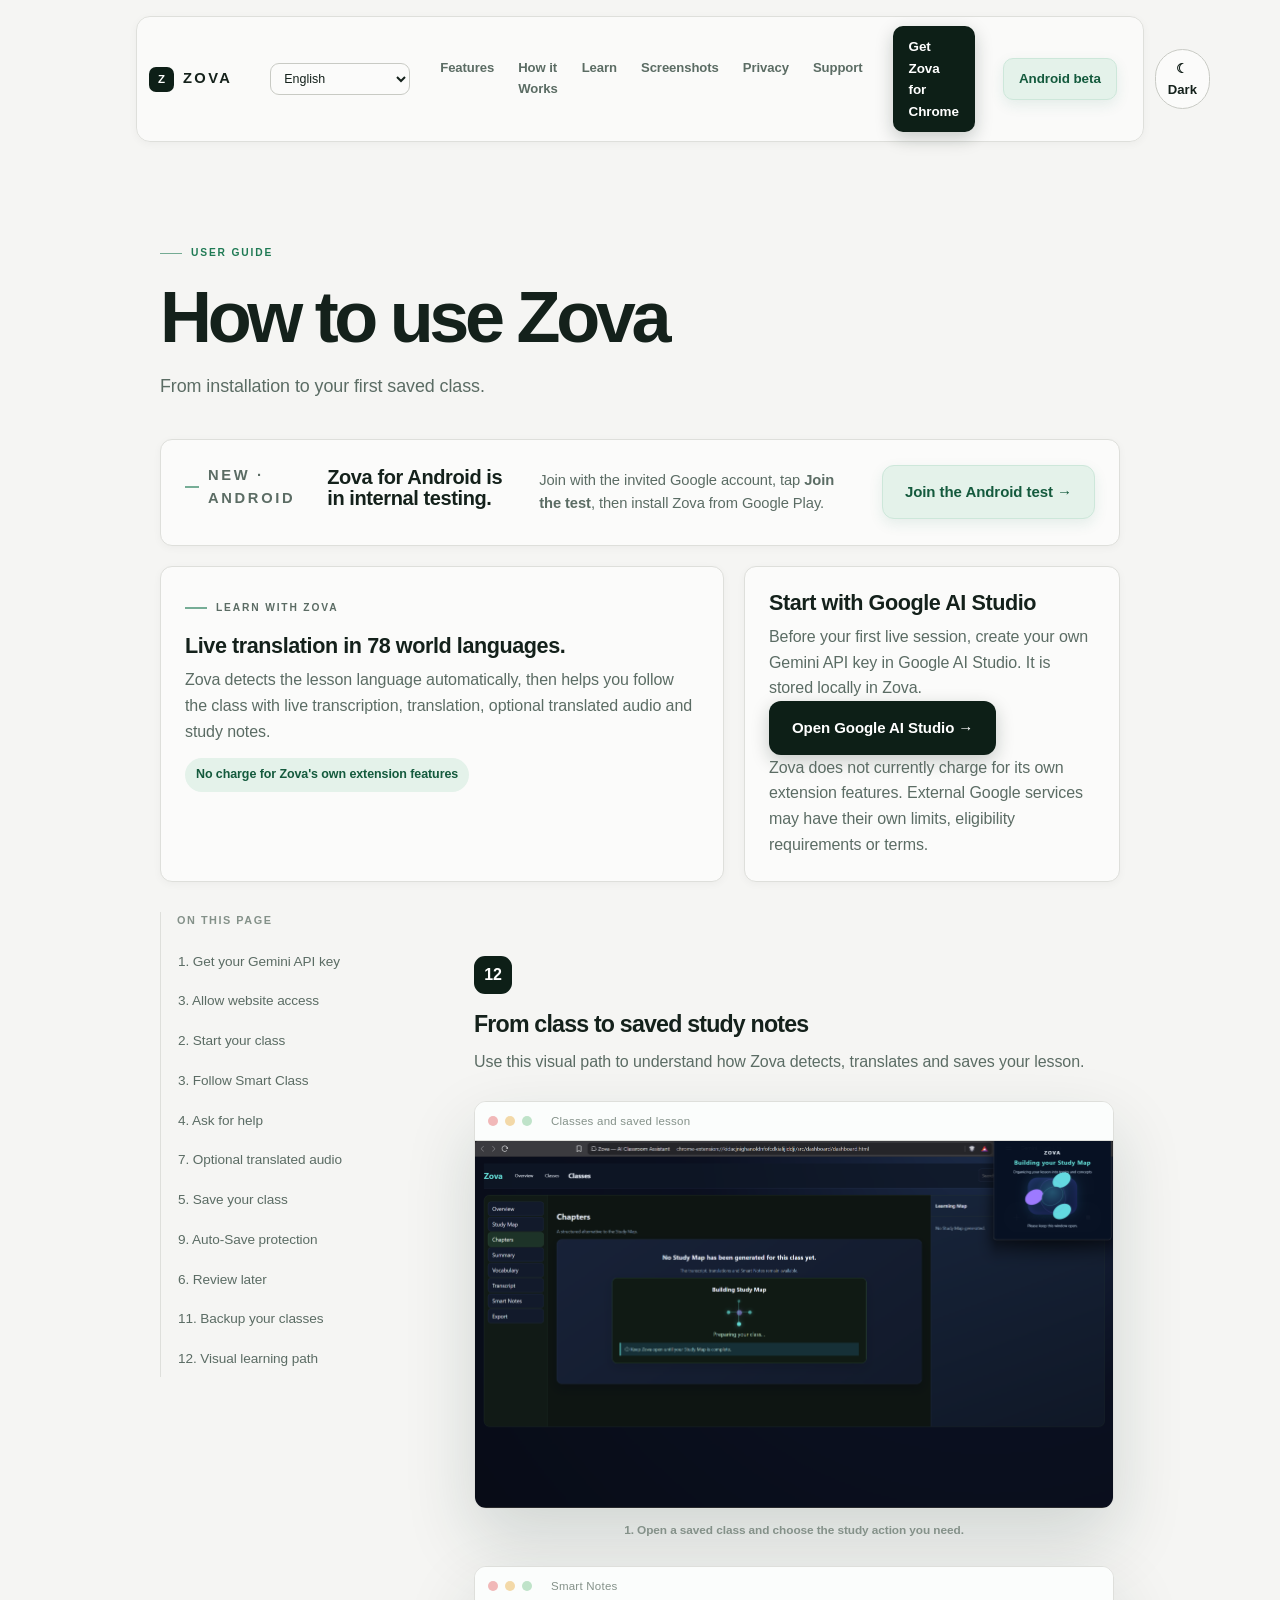
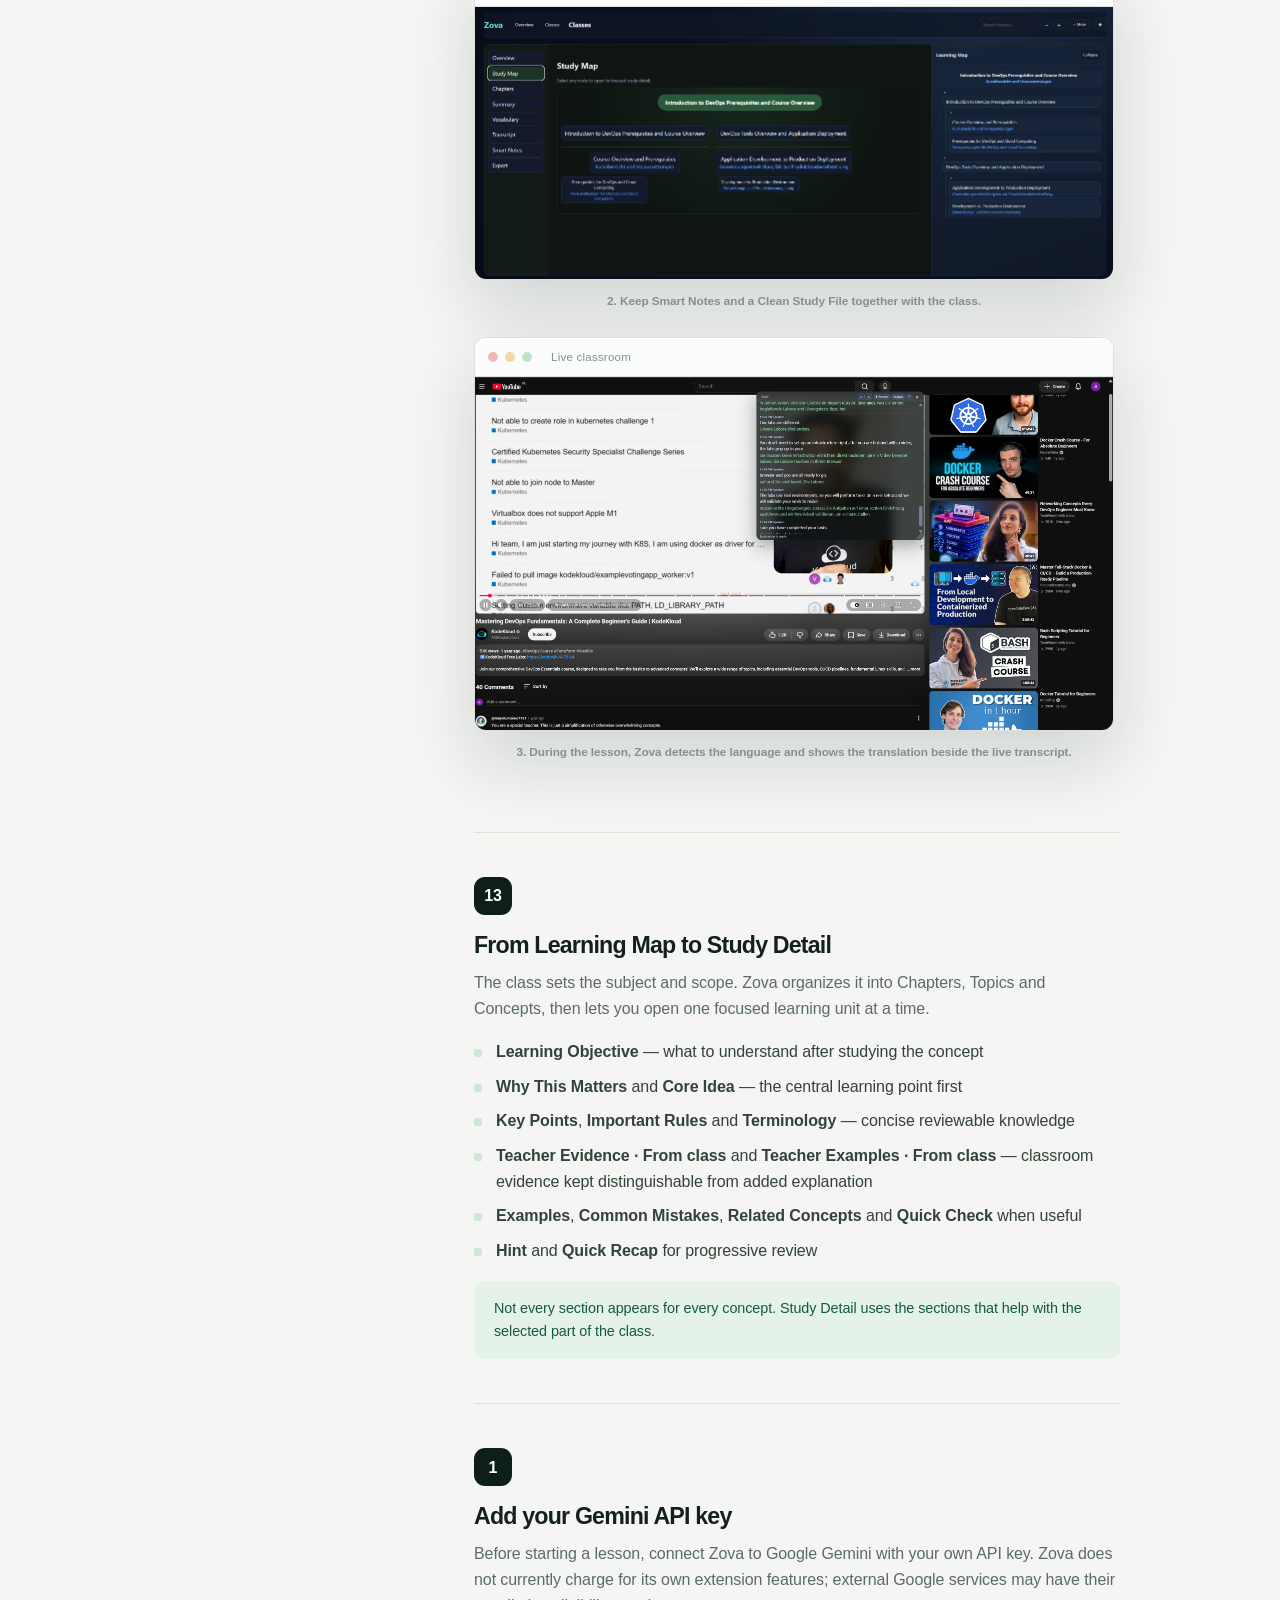
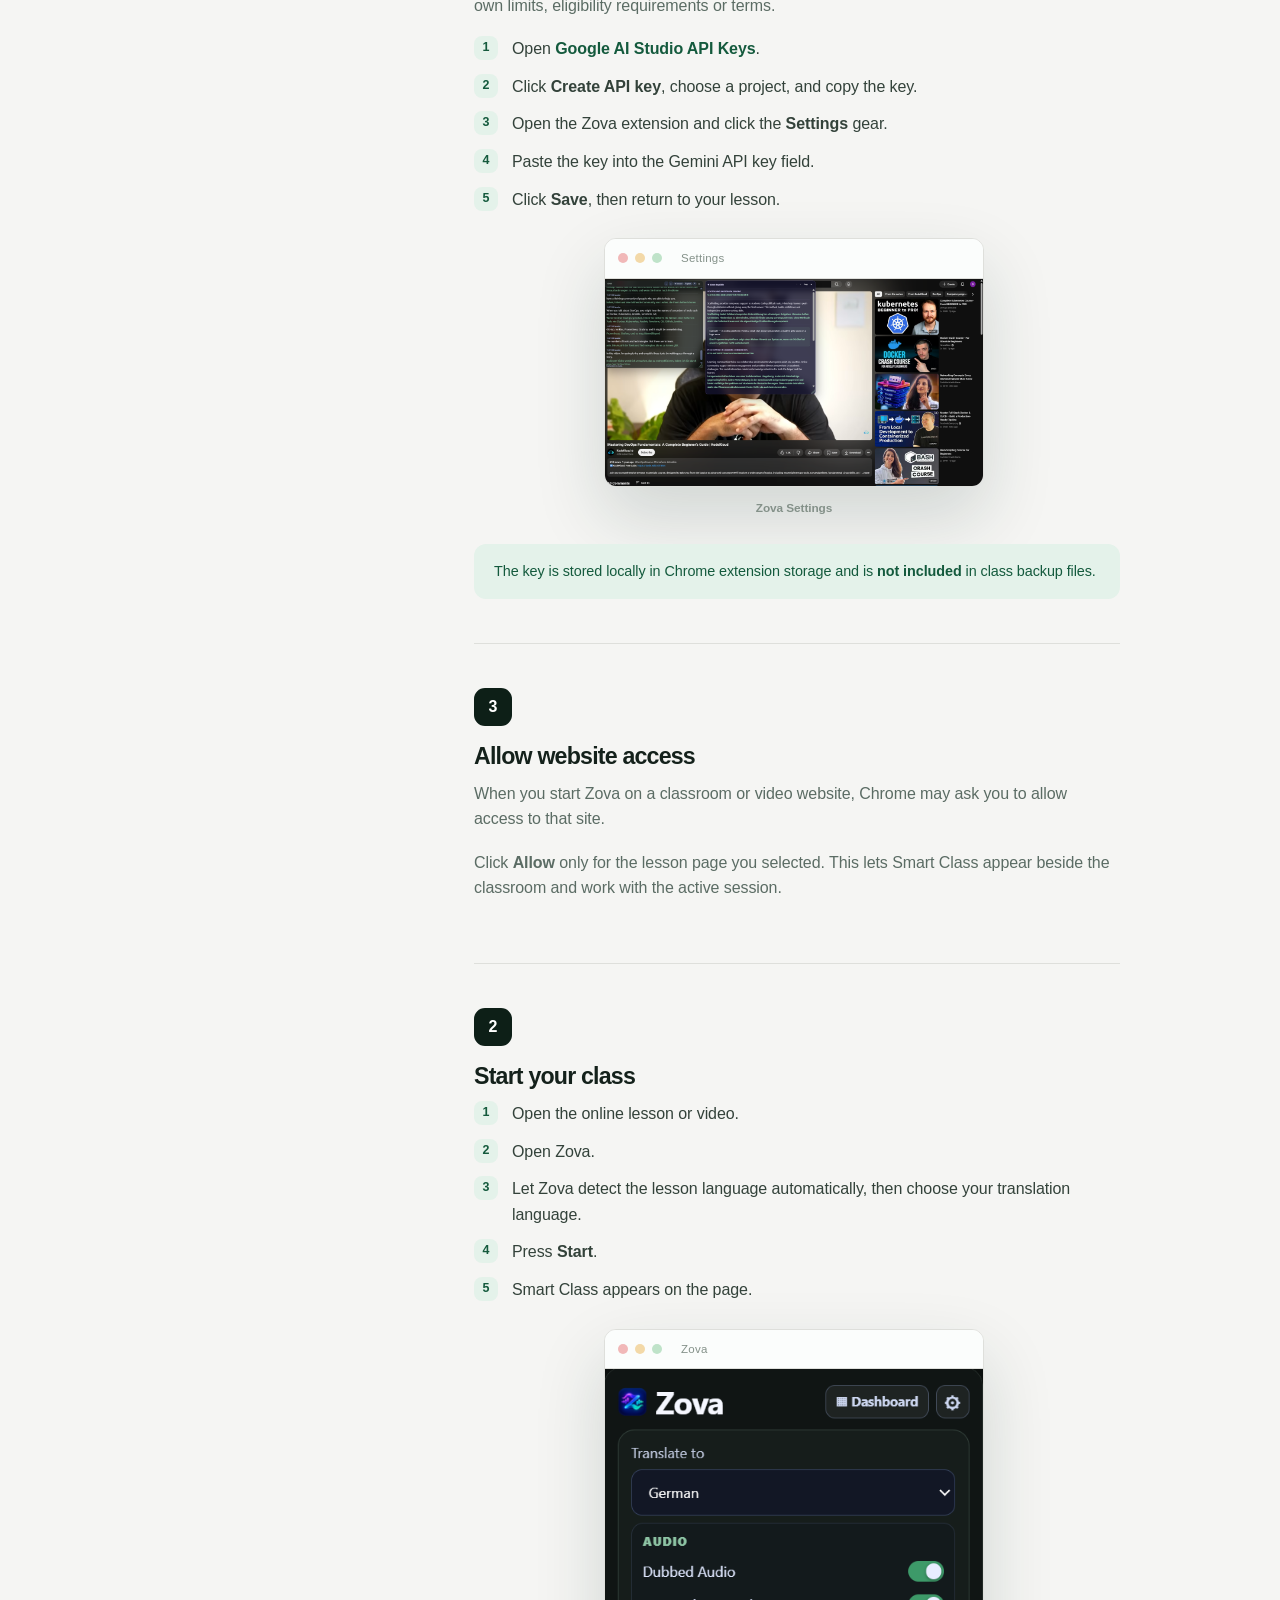
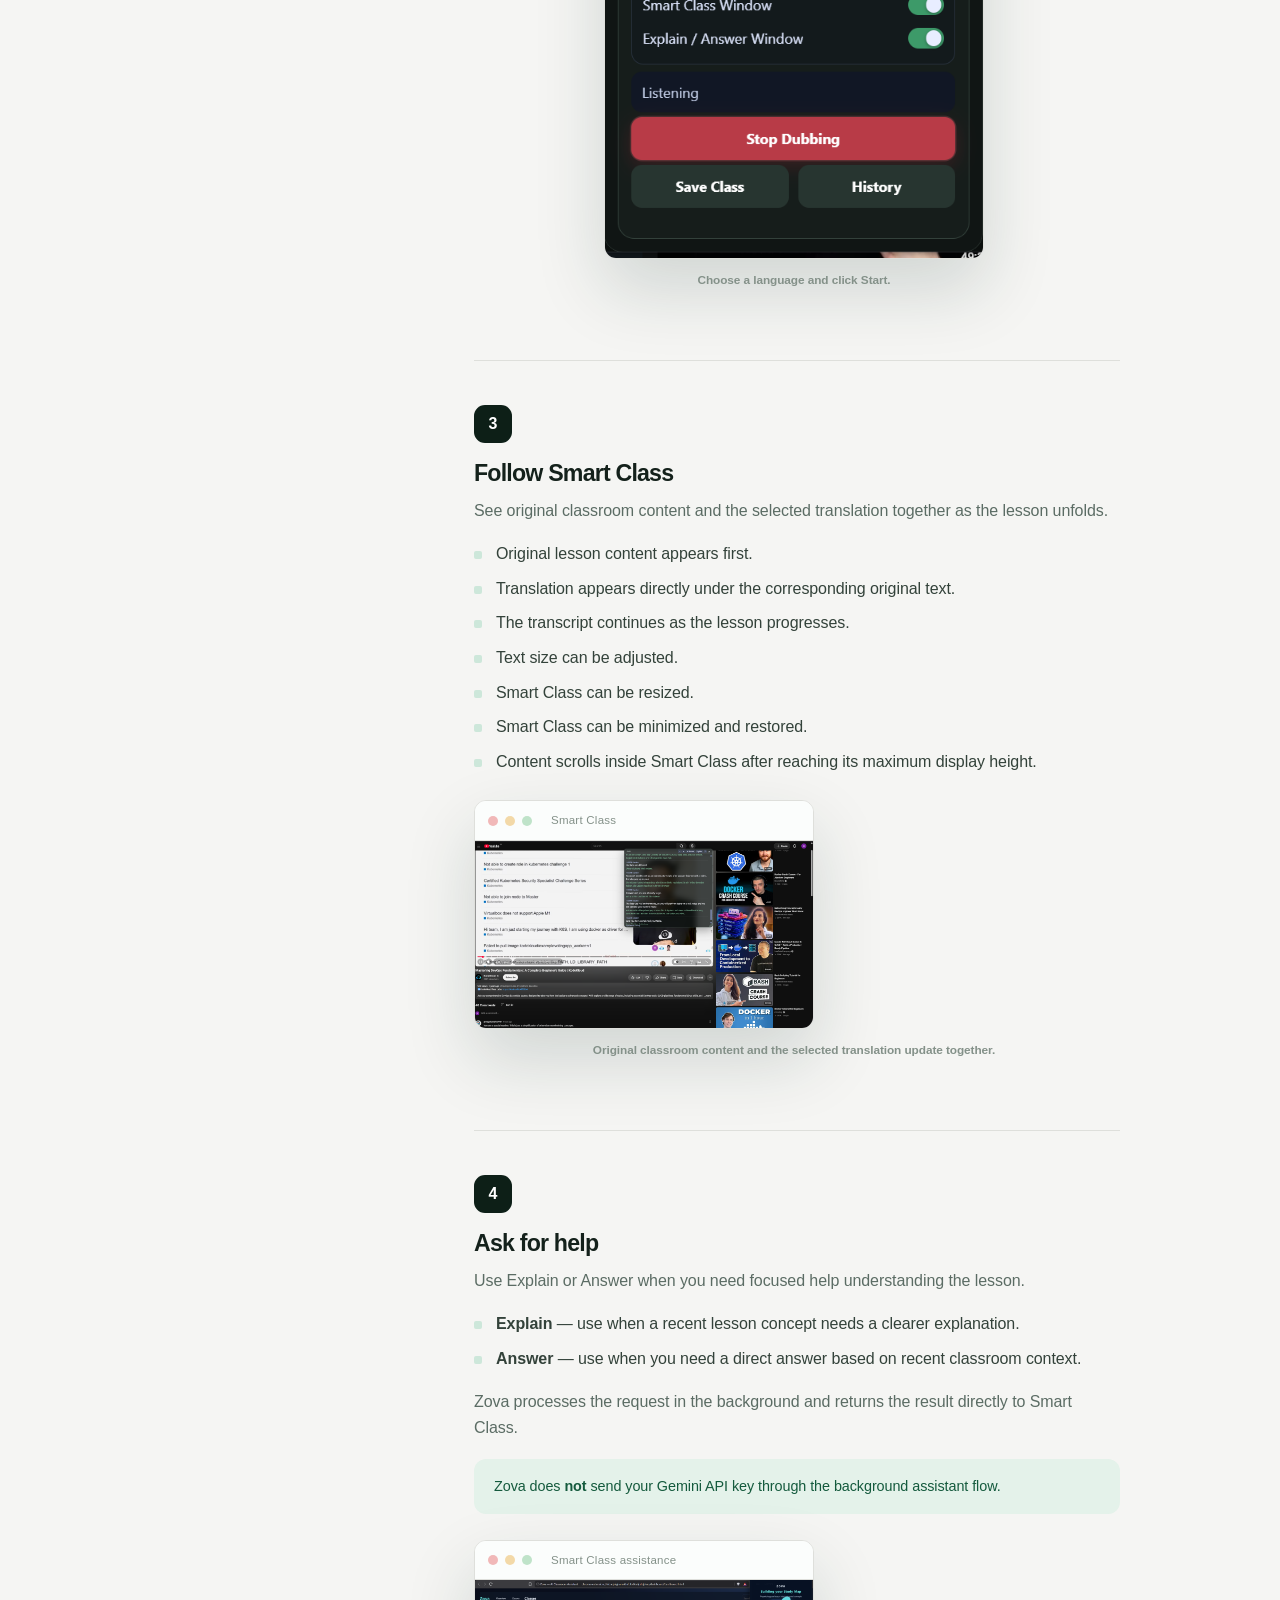
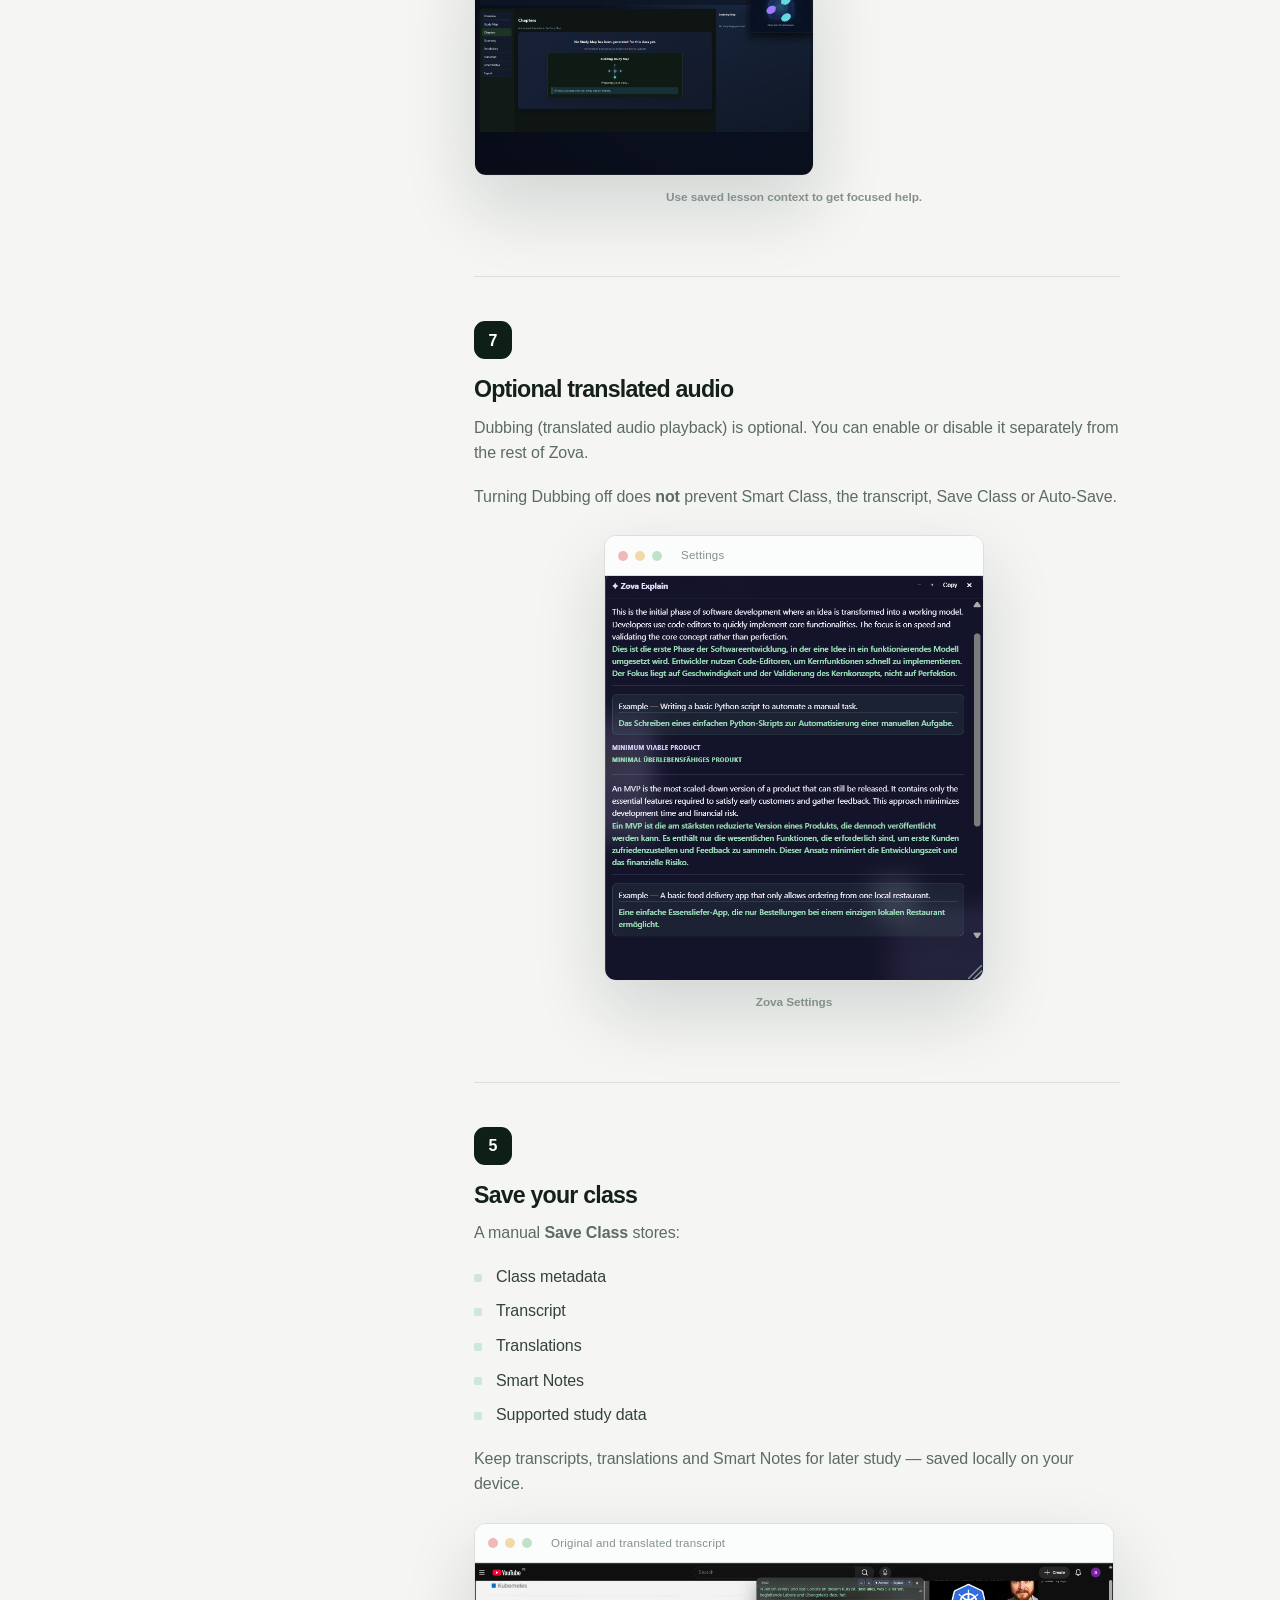
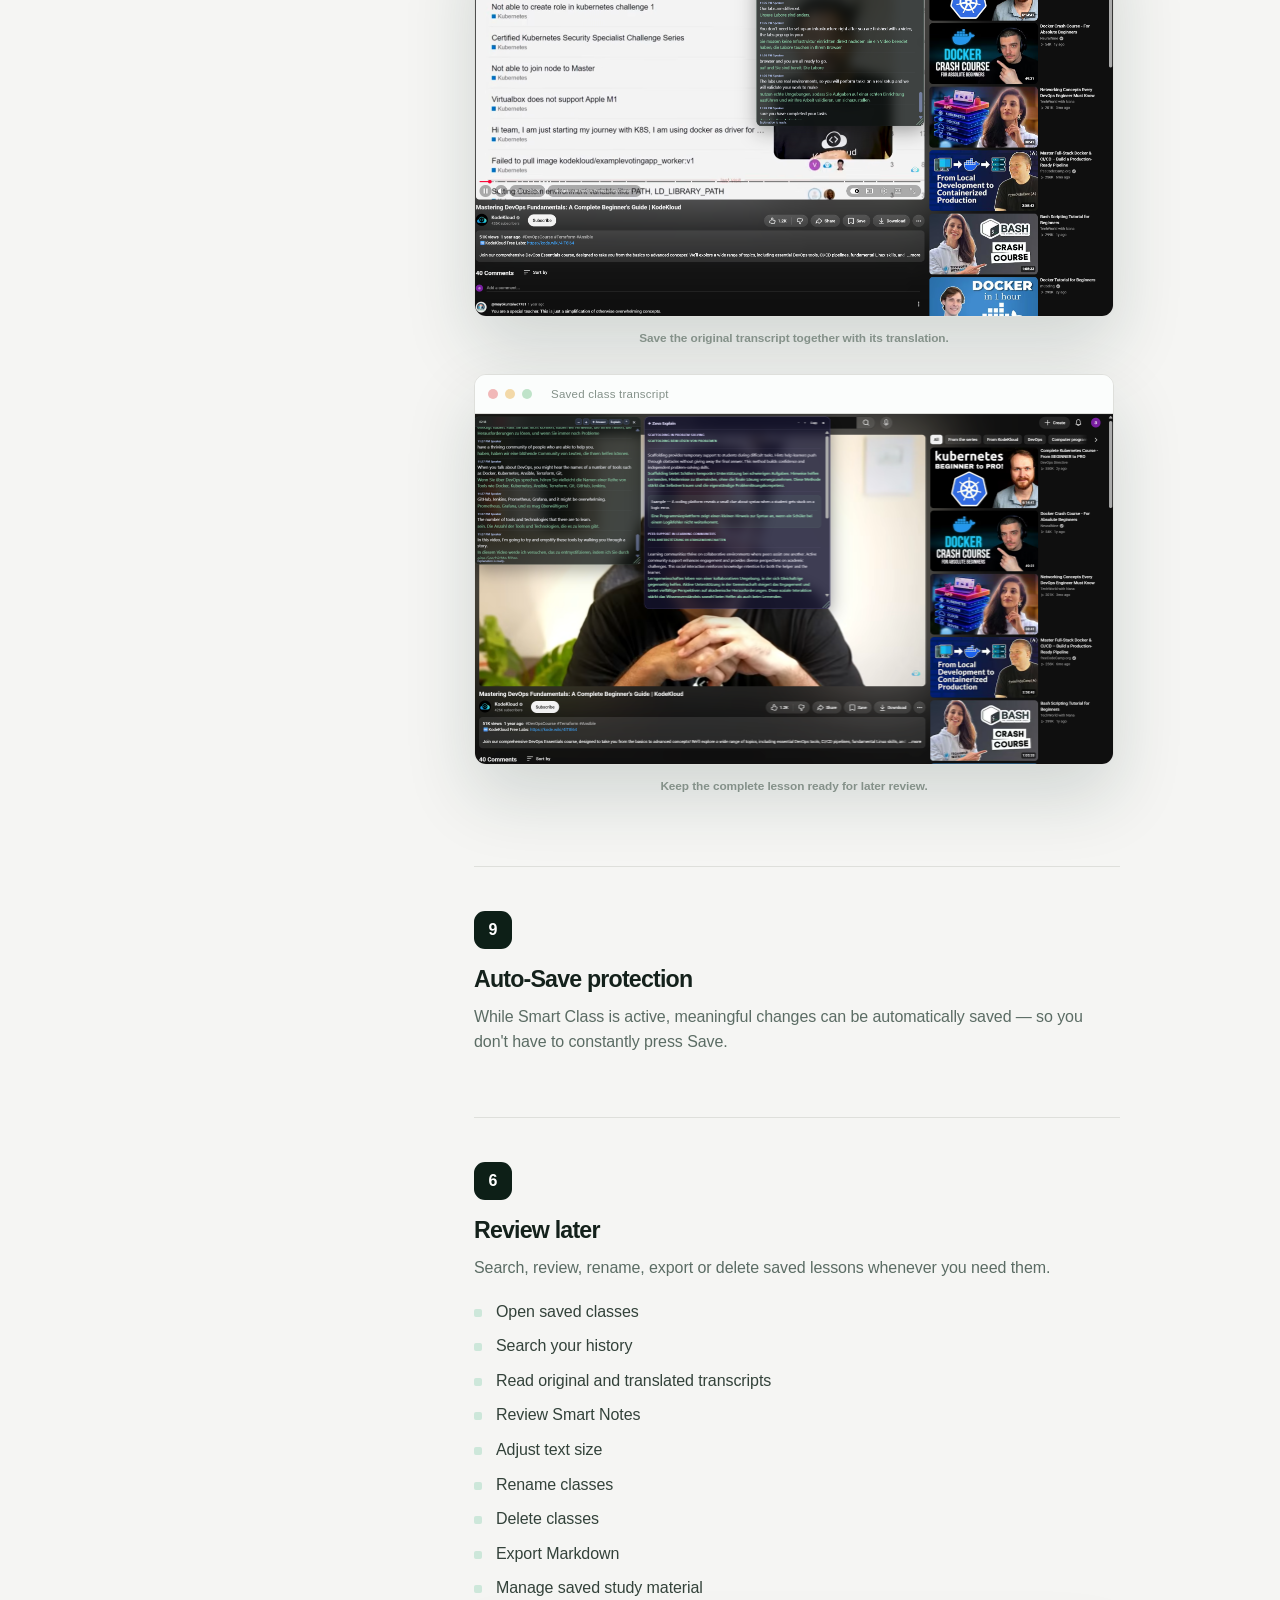
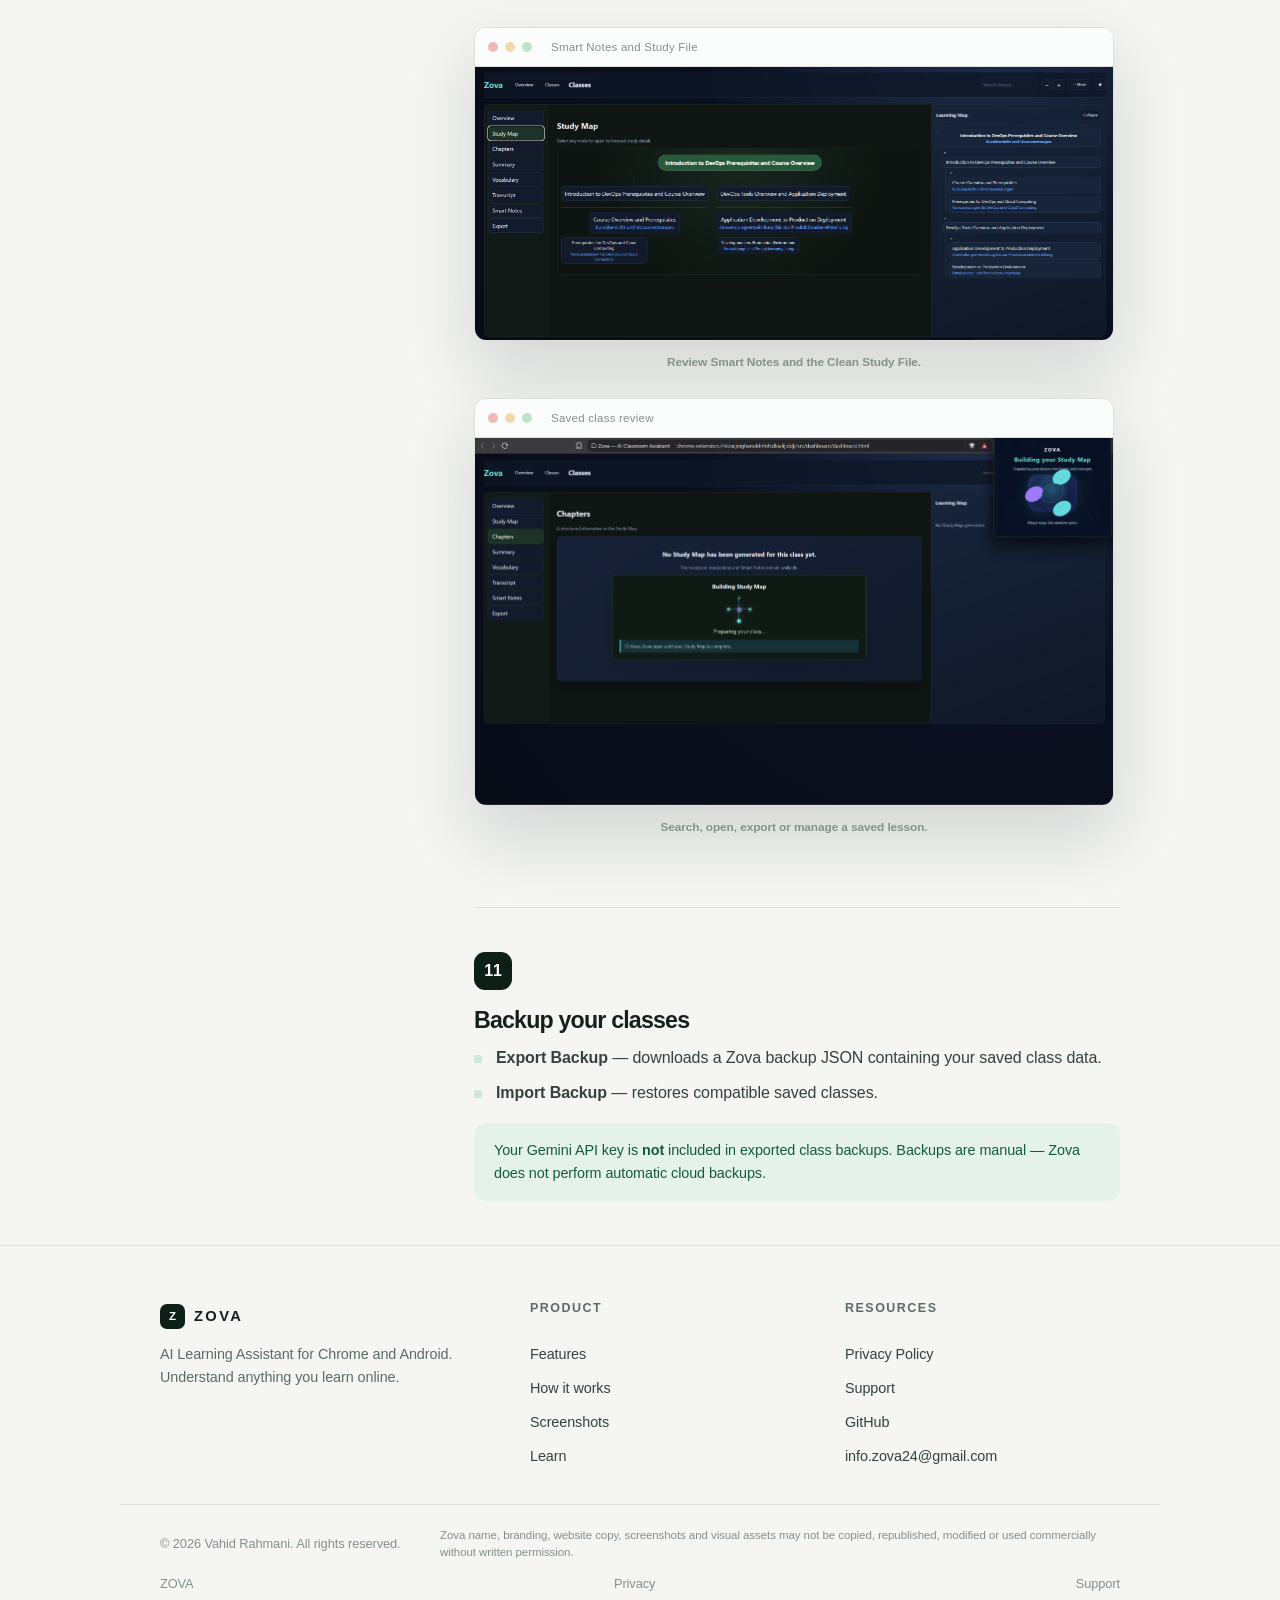
<file: guide.html>
<!doctype html>
<html lang="en">
<head>
<meta charset="utf-8">
<meta name="viewport" content="width=device-width,initial-scale=1">
<title>How to use Zova — User Guide</title>
<meta name="description" content="Learn how to use Zova on Chrome and Android: install the app, add your Gemini API key, start a class, use live subtitles and review your lessons.">
<meta name="robots" content="index,follow">
<link rel="canonical" href="https://zovasite.vercel.app/guide.html">
<meta property="og:type" content="website">
<meta property="og:site_name" content="Zova">
<meta property="og:title" content="How to use Zova — User Guide">
<meta property="og:description" content="From installation to your first saved class — a visual step-by-step guide to Zova.">
<meta property="og:url" content="https://zovasite.vercel.app/guide.html">
<meta property="og:image" content="https://zovasite.vercel.app/img/5.png">
<meta name="twitter:card" content="summary_large_image">
<meta name="twitter:title" content="How to use Zova — User Guide">
<meta name="twitter:description" content="From installation to your first saved class — a visual step-by-step guide to Zova.">
<meta name="twitter:image" content="https://zovasite.vercel.app/img/5.png">
<link rel="icon" type="image/svg+xml" href="favicon.svg">
<link rel="stylesheet" href="styles.css">
<script defer src="script.js"></script>
</head>
<body>

<svg aria-hidden="true" style="position:absolute;width:0;height:0;overflow:hidden">
  <defs>
    <symbol id="i-chrome" viewBox="0 0 24 24" fill="none" stroke="currentColor" stroke-width="2" stroke-linecap="round" stroke-linejoin="round"><circle cx="12" cy="12" r="9.2"/><path d="M12 8v8M8 12h8"/></symbol>
  </defs>
</svg>

<header class="site-header">
  <a class="logo" href="index.html"><span class="mark">Z</span>ZOVA</a><select class="language-select" aria-label="Choose language"><option value="en">EN</option><option value="de">DE</option><option value="zh">中文</option><option value="hi">हिन्दी</option></select>
  <nav class="site-nav" aria-label="Primary">
    <a href="index.html#features">Features</a>
    <a href="index.html#how">How it Works</a>
    <a href="guide.html">Learn</a>
    <a href="index.html#screens">Screenshots</a>
    <a href="privacy.html">Privacy</a>
    <a href="support.html">Support</a>
  </nav>
  <a class="btn store small" href="https://chromewebstore.google.com/detail/zova/menedjcoiemocjmcjajjbcondloeinkh" target="_blank" rel="noopener"><svg width="15" height="15" aria-hidden="true"><use href="#i-chrome"/></svg>Add to Chrome</a>
  <a class="btn android small" href="https://play.google.com/apps/internaltest/4701602087757087410" target="_blank" rel="noopener">Android beta</a>
  <button class="theme-toggle" type="button" aria-label="Toggle dark mode">☾ Dark</button><button class="menu-btn" aria-label="Open navigation" aria-expanded="false">☰</button>
</header>

<main class="wrap">
  <div class="page-head">
    <p class="eyebrow" data-i18n="guide.eyebrow">User guide</p>
    <h1 data-i18n="guide.title">How to use Zova</h1>
    <p class="sub lead" data-i18n="guide.subtitle">From installation to your first saved class.</p>
  </div>

  <div class="guide-intro">
    <div class="card android-guide-card"><p class="eyebrow">New · Android</p><h2>Zova for Android is in internal testing.</h2><p>Join with the invited Google account, tap <b>Join the test</b>, then install Zova from Google Play.</p><a class="btn android" href="https://play.google.com/apps/internaltest/4701602087757087410" target="_blank" rel="noopener">Join the Android test →</a></div>
    <div class="card"><p class="eyebrow" data-i18n="guide.learnEyebrow">Learn with Zova</p><h2 data-i18n="guide.learnTitle">Live translation in 78 world languages.</h2><p data-i18n="guide.learnDescription">Zova detects the lesson language automatically, then helps you follow the class with live transcription, translation, optional translated audio and study notes.</p><span class="free-badge" data-i18n="guide.free">No charge for Zova's own extension features</span></div>
    <div class="card"><h2 data-i18n="guide.googleTitle">Start with Google AI Studio</h2><p data-i18n="guide.googleDescription">Before your first live session, create your own Gemini API key in Google AI Studio. It is stored locally in Zova.</p><a class="btn primary" href="https://aistudio.google.com/app/apikey" target="_blank" rel="noopener" data-i18n="guide.googleButton">Open Google AI Studio →</a><p class="ext" data-i18n="guide.googleNote">Zova does not currently charge for its own extension features. External Google services may have their own limits, eligibility requirements or terms.</p></div>
  </div>

  <div class="guide-grid">
    <nav class="guide-nav" aria-label="Guide sections">
      <span class="lbl">On this page</span>
      <a href="#api-key">1. Get your Gemini API key</a>
      <a href="#access">3. Allow website access</a>
      <a href="#start">2. Start your class</a>
      <a href="#smart-class">3. Follow Smart Class</a>
      <a href="#understand">4. Ask for help</a>
      <a href="#dubbing">7. Optional translated audio</a>
      <a href="#save">5. Save your class</a>
      <a href="#autosave">9. Auto-Save protection</a>
      <a href="#dashboard">6. Review later</a>
      <a href="#backup">11. Backup your classes</a>
      <a href="#visual-notes">12. Visual learning path</a>
    </nav>

    <div class="guide">
      <section class="guide-step" id="visual-notes">
        <span class="num">12</span><h2 data-i18n="guide.visualTitle">From class to saved study notes</h2><p data-i18n="guide.visualDescription">Use this visual path to understand how Zova detects, translates and saves your lesson.</p>
        <div class="media"><div class="frame"><div class="frame-bar"><i></i><i></i><i></i><span>Classes and saved lesson</span></div><img src="img/13.png" alt="Zova Classes page with a saved class and study controls" width="2038" height="1346" loading="lazy" decoding="async"></div><span class="cap" data-i18n="guide.visualCaption1">1. Open a saved class and choose the study action you need.</span></div>
        <div class="media"><div class="frame"><div class="frame-bar"><i></i><i></i><i></i><span>Smart Notes</span></div><img src="img/14.png" alt="Zova Smart Notes and Clean Study File" width="2038" height="1346" loading="lazy" decoding="async"></div><span class="cap" data-i18n="guide.visualCaption2">2. Keep Smart Notes and a Clean Study File together with the class.</span></div>
        <div class="media"><div class="frame"><div class="frame-bar"><i></i><i></i><i></i><span>Live classroom</span></div><img src="img/15.png" alt="Zova live classroom transcription and translation" width="2038" height="1346" loading="lazy" decoding="async"></div><span class="cap" data-i18n="guide.visualCaption3">3. During the lesson, Zova detects the language and shows the translation beside the live transcript.</span></div>
      </section>
      <section class="guide-step" id="study-detail">
        <span class="num">13</span>
        <h2 data-i18n="guide.studyDetailTitle">From Learning Map to Study Detail</h2>
        <p data-i18n="guide.studyDetailDescription">The class sets the subject and scope. Zova organizes it into Chapters, Topics and Concepts, then lets you open one focused learning unit at a time.</p>
        <ul>
          <li><b>Learning Objective</b> — what to understand after studying the concept</li>
          <li><b>Why This Matters</b> and <b>Core Idea</b> — the central learning point first</li>
          <li><b>Key Points</b>, <b>Important Rules</b> and <b>Terminology</b> — concise reviewable knowledge</li>
          <li><b>Teacher Evidence · From class</b> and <b>Teacher Examples · From class</b> — classroom evidence kept distinguishable from added explanation</li>
          <li><b>Examples</b>, <b>Common Mistakes</b>, <b>Related Concepts</b> and <b>Quick Check</b> when useful</li>
          <li><b>Hint</b> and <b>Quick Recap</b> for progressive review</li>
        </ul>
        <div class="note"><p data-i18n="guide.studyDetailNote">Not every section appears for every concept. Study Detail uses the sections that help with the selected part of the class.</p></div>
      </section>
      <section class="guide-step" id="api-key">
        <span class="num">1</span>
        <h2 data-i18n="guide.apiTitle">Add your Gemini API key</h2>
        <p data-i18n="guide.apiDescription">Before starting a lesson, connect Zova to Google Gemini with your own API key. Zova does not currently charge for its own extension features; external Google services may have their own limits, eligibility requirements or terms.</p>
        <ol>
          <li>Open <a class="link" href="https://aistudio.google.com/app/apikey" target="_blank" rel="noopener">Google AI Studio API Keys</a>.</li>
          <li>Click <b>Create API key</b>, choose a project, and copy the key.</li>
          <li>Open the Zova extension and click the <b>Settings</b> gear.</li>
          <li>Paste the key into the Gemini API key field.</li>
          <li>Click <b>Save</b>, then return to your lesson.</li>
        </ol>
        <div class="media">
          <div class="frame portrait" style="max-width:380px">
            <div class="frame-bar"><i></i><i></i><i></i><span>Settings</span></div>
            <img src="img/3.png" alt="Zova Settings where you paste your Gemini API key" width="480" height="516" loading="lazy" decoding="async">
          </div>
          <span class="cap">Zova Settings</span>
        </div>
        <div class="note"><p>The key is stored locally in Chrome extension storage and is <b>not included</b> in class backup files.</p></div>
      </section>

      <section class="guide-step" id="access">
        <span class="num">3</span>
        <h2 data-i18n="guide.accessTitle">Allow website access</h2>
        <p data-i18n="guide.accessDescription">When you start Zova on a classroom or video website, Chrome may ask you to allow access to that site.</p>
        <p><span data-i18n="guide.accessClick">Click</span> <b>Allow</b> <span data-i18n="guide.accessOnly">only for the lesson page you selected. This lets Smart Class appear beside the classroom and work with the active session.</span></p>
      </section>

      <section class="guide-step" id="start">
        <span class="num">2</span>
        <h2 data-i18n="guide.startTitle">Start your class</h2>
        <ol>
          <li>Open the online lesson or video.</li>
          <li>Open Zova.</li>
          <li>Let Zova detect the lesson language automatically, then choose your translation language.</li>
          <li>Press <b>Start</b>.</li>
          <li>Smart Class appears on the page.</li>
        </ol>
        <div class="media">
          <div class="frame portrait" style="max-width:380px">
            <div class="frame-bar"><i></i><i></i><i></i><span>Zova</span></div>
            <img src="img/1.png" alt="Zova popup to choose a language and start the classroom session" width="470" height="611" loading="lazy" decoding="async">
          </div>
          <span class="cap">Choose a language and click Start.</span>
        </div>
      </section>

      <section class="guide-step" id="smart-class">
        <span class="num">3</span>
        <h2 data-i18n="guide.smartTitle">Follow Smart Class</h2>
        <p data-i18n="guide.smartDescription">See original classroom content and the selected translation together as the lesson unfolds.</p>
        <ul>
          <li>Original lesson content appears first.</li>
          <li>Translation appears directly under the corresponding original text.</li>
          <li>The transcript continues as the lesson progresses.</li>
          <li>Text size can be adjusted.</li>
          <li>Smart Class can be resized.</li>
          <li>Smart Class can be minimized and restored.</li>
          <li>Content scrolls inside Smart Class after reaching its maximum display height.</li>
        </ul>
        <div class="media">
          <div class="frame portrait" style="max-width:340px">
            <div class="frame-bar"><i></i><i></i><i></i><span>Smart Class</span></div>
            <img src="img/15.png" alt="Zova Smart Class showing original classroom content and selected translation" width="2038" height="1346" loading="lazy" decoding="async">
          </div>
          <span class="cap">Original classroom content and the selected translation update together.</span>
        </div>
      </section>

      <section class="guide-step" id="understand">
        <span class="num">4</span>
        <h2 data-i18n="guide.helpTitle">Ask for help</h2>
        <p data-i18n="guide.helpDescription">Use Explain or Answer when you need focused help understanding the lesson.</p>
        <ul>
          <li><b>Explain</b> — use when a recent lesson concept needs a clearer explanation.</li>
          <li><b>Answer</b> — use when you need a direct answer based on recent classroom context.</li>
        </ul>
        <p data-i18n="guide.helpInstruction">Zova processes the request in the background and returns the result directly to Smart Class.</p>
        <div class="note"><p>Zova does <b>not</b> send your Gemini API key through the background assistant flow.</p></div>
        <div class="media">
          <div class="frame portrait" style="max-width:340px">
          <div class="frame-bar"><i></i><i></i><i></i><span>Smart Class assistance</span></div>
          <img src="img/9.png" alt="Zova Smart Class assistance for Answer or Explain" width="771" height="763" loading="lazy" decoding="async">
          </div>
          <span class="cap">Use saved lesson context to get focused help.</span>
        </div>
      </section>

      <section class="guide-step" id="dubbing">
        <span class="num">7</span>
        <h2 data-i18n="guide.dubbingTitle">Optional translated audio</h2>
        <p data-i18n="guide.dubbingDescription">Dubbing (translated audio playback) is optional. You can enable or disable it separately from the rest of Zova.</p>
        <p>Turning Dubbing off does <b>not</b> prevent Smart Class, the transcript, Save Class or Auto-Save.</p>
        <div class="media">
          <div class="frame portrait" style="max-width:380px">
            <div class="frame-bar"><i></i><i></i><i></i><span>Settings</span></div>
            <img src="img/7.png" alt="Zova Settings with optional translated audio controls" width="619" height="592" loading="lazy" decoding="async">
          </div>
          <span class="cap">Zova Settings</span>
        </div>
      </section>

      <section class="guide-step" id="save">
        <span class="num">5</span>
        <h2 data-i18n="guide.saveTitle">Save your class</h2>
        <p>A manual <b>Save Class</b> stores:</p>
        <ul>
          <li>Class metadata</li>
          <li>Transcript</li>
          <li>Translations</li>
          <li>Smart Notes</li>
          <li>Supported study data</li>
        </ul>
        <p data-i18n="guide.saveDescription">Keep transcripts, translations and Smart Notes for later study — saved locally on your device.</p>
        <div class="media"><div class="frame"><div class="frame-bar"><i></i><i></i><i></i><span>Original and translated transcript</span></div><img src="img/11.png" alt="Original and translated transcript saved for later study" width="2002" height="734" loading="lazy" decoding="async"></div><span class="cap">Save the original transcript together with its translation.</span></div>
        <div class="media"><div class="frame"><div class="frame-bar"><i></i><i></i><i></i><span>Saved class transcript</span></div><img src="img/12.png" alt="Saved class with original and translated transcript" width="2054" height="734" loading="lazy" decoding="async"></div><span class="cap">Keep the complete lesson ready for later review.</span></div>
      </section>

      <section class="guide-step" id="autosave">
        <span class="num">9</span>
        <h2 data-i18n="guide.autosaveTitle">Auto-Save protection</h2>
        <p data-i18n="guide.autosaveDescription">While Smart Class is active, meaningful changes can be automatically saved — so you don't have to constantly press Save.</p>
      </section>

      <section class="guide-step" id="dashboard">
        <span class="num">6</span>
        <h2 data-i18n="guide.reviewTitle">Review later</h2>
        <p data-i18n="guide.reviewDescription">Search, review, rename, export or delete saved lessons whenever you need them.</p>
        <ul>
          <li>Open saved classes</li>
          <li>Search your history</li>
          <li>Read original and translated transcripts</li>
          <li>Review Smart Notes</li>
          <li>Adjust text size</li>
          <li>Rename classes</li>
          <li>Delete classes</li>
          <li>Export Markdown</li>
          <li>Manage saved study material</li>
        </ul>
        <div class="media"><div class="frame"><div class="frame-bar"><i></i><i></i><i></i><span>Smart Notes and Study File</span></div><img src="img/14.png" alt="Zova Smart Notes and Clean Study File for a saved lesson" width="2038" height="1346" loading="lazy" decoding="async"></div><span class="cap">Review Smart Notes and the Clean Study File.</span></div>
        <div class="media"><div class="frame"><div class="frame-bar"><i></i><i></i><i></i><span>Saved class review</span></div><img src="img/13.png" alt="Zova saved class with search and export controls" width="2038" height="1346" loading="lazy" decoding="async"></div><span class="cap">Search, open, export or manage a saved lesson.</span></div>
      </section>

      <section class="guide-step" id="backup">
        <span class="num">11</span>
        <h2 data-i18n="guide.backupTitle">Backup your classes</h2>
        <ul>
          <li><b>Export Backup</b> — downloads a Zova backup JSON containing your saved class data.</li>
          <li><b>Import Backup</b> — restores compatible saved classes.</li>
        </ul>
        <div class="note"><p>Your Gemini API key is <b>not</b> included in exported class backups. Backups are manual — Zova does not perform automatic cloud backups.</p></div>
      </section>
    </div>
  </div>
</main>

<footer class="site-footer">
  <div class="top">
    <div class="brand">
      <a class="logo" href="index.html"><span class="mark">Z</span>ZOVA</a>
      <p>AI Learning Assistant for Chrome and Android. Understand anything you learn online.</p>
    </div>
    <div class="col">
      <h4 data-i18n="footer.product">Product</h4>
      <a href="index.html#features" data-i18n="footer.features">Features</a>
      <a href="index.html#how" data-i18n="footer.how">How it works</a>
      <a href="index.html#screens" data-i18n="footer.screenshots">Screenshots</a>
      <a href="guide.html" data-i18n="footer.learn">Learn</a>
    </div>
    <div class="col">
      <h4 data-i18n="footer.resources">Resources</h4>
      <a href="privacy.html" data-i18n="footer.privacy">Privacy Policy</a>
      <a href="support.html" data-i18n="footer.support">Support</a>
      <a href="https://github.com/Vahid-Rahmani/dobzova" rel="noopener">GitHub</a>
      <a href="mailto:info.zova24@gmail.com">info.zova24@gmail.com</a>
    </div>
  </div>
  <div class="bottom">
    <small>© 2026 Vahid Rahmani. All rights reserved.</small><small class="rights">Zova name, branding, website copy, screenshots and visual assets may not be copied, republished, modified or used commercially without written permission.</small>
    <small>ZOVA</small>
    <a href="privacy.html" data-i18n="footer.privacyShort">Privacy</a>
    <a href="support.html" data-i18n="footer.support">Support</a>
  </div>
</footer>

</body>
</html>
</file>
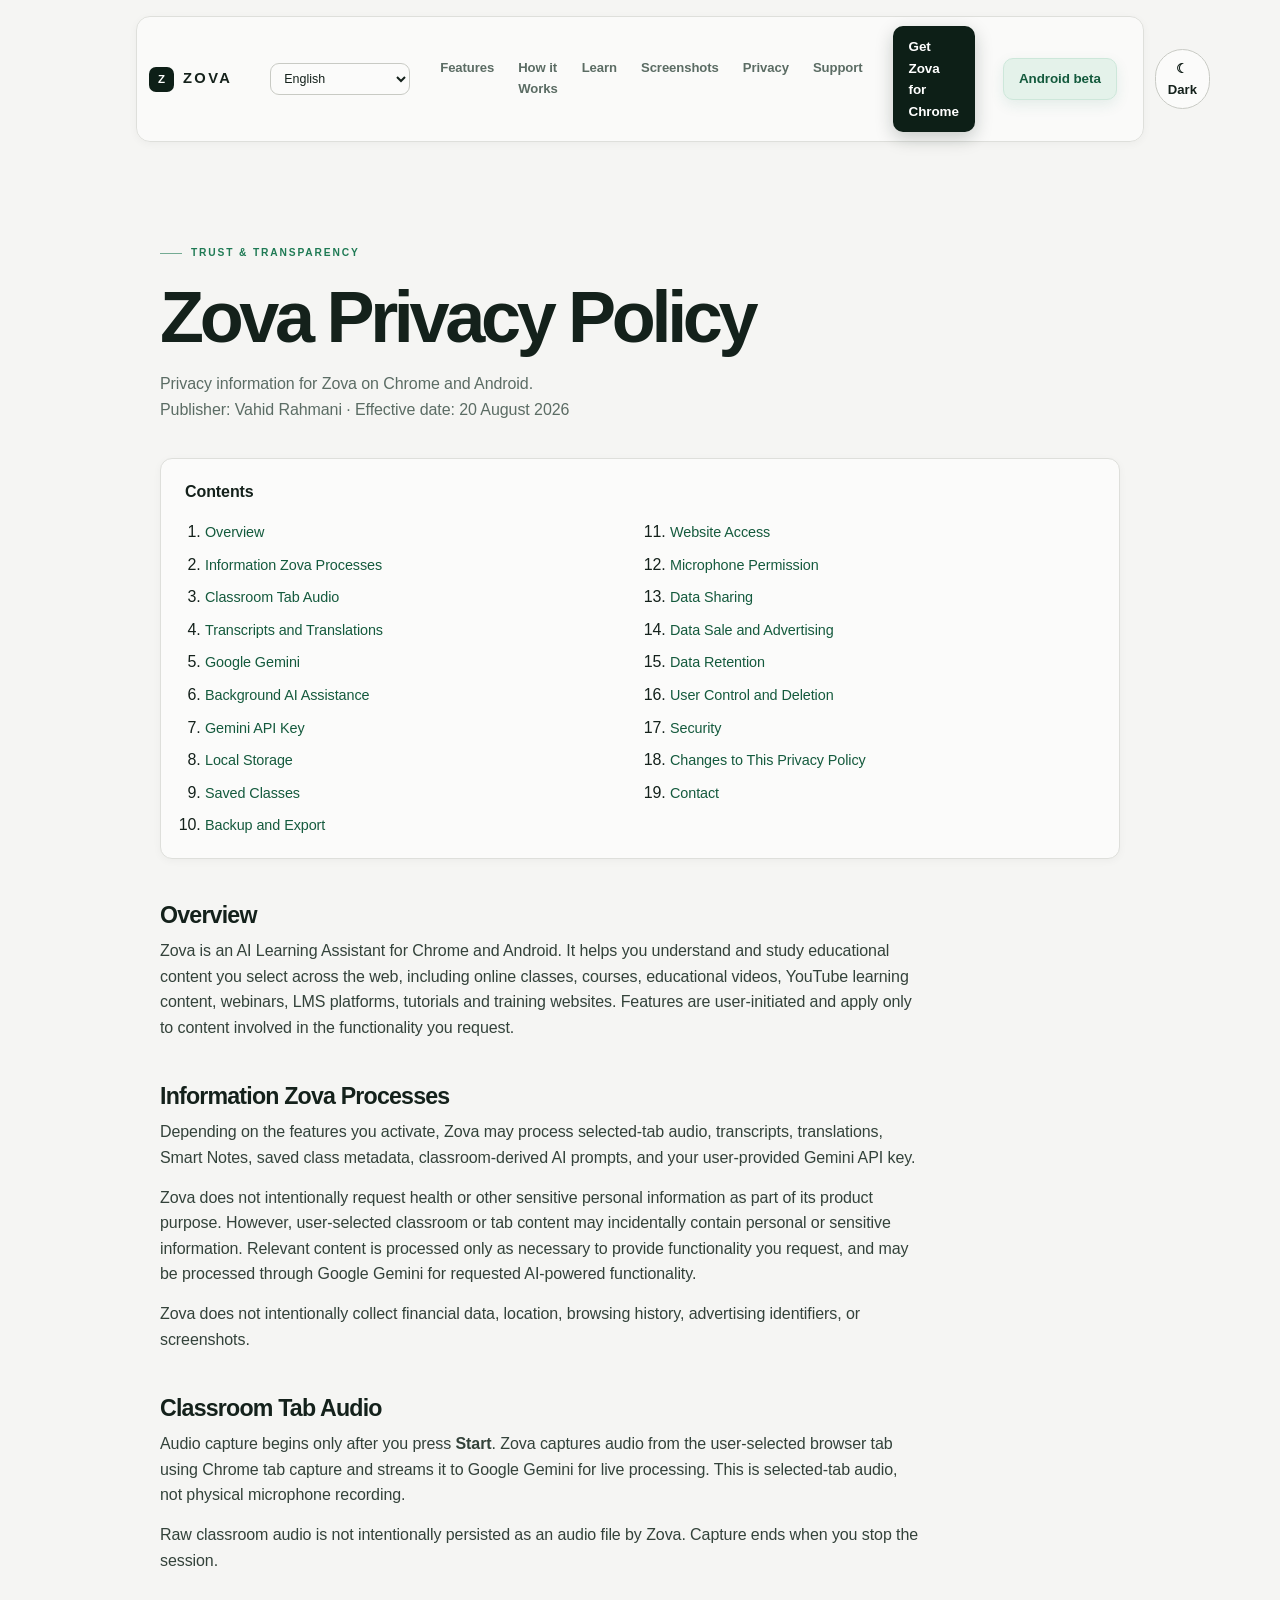
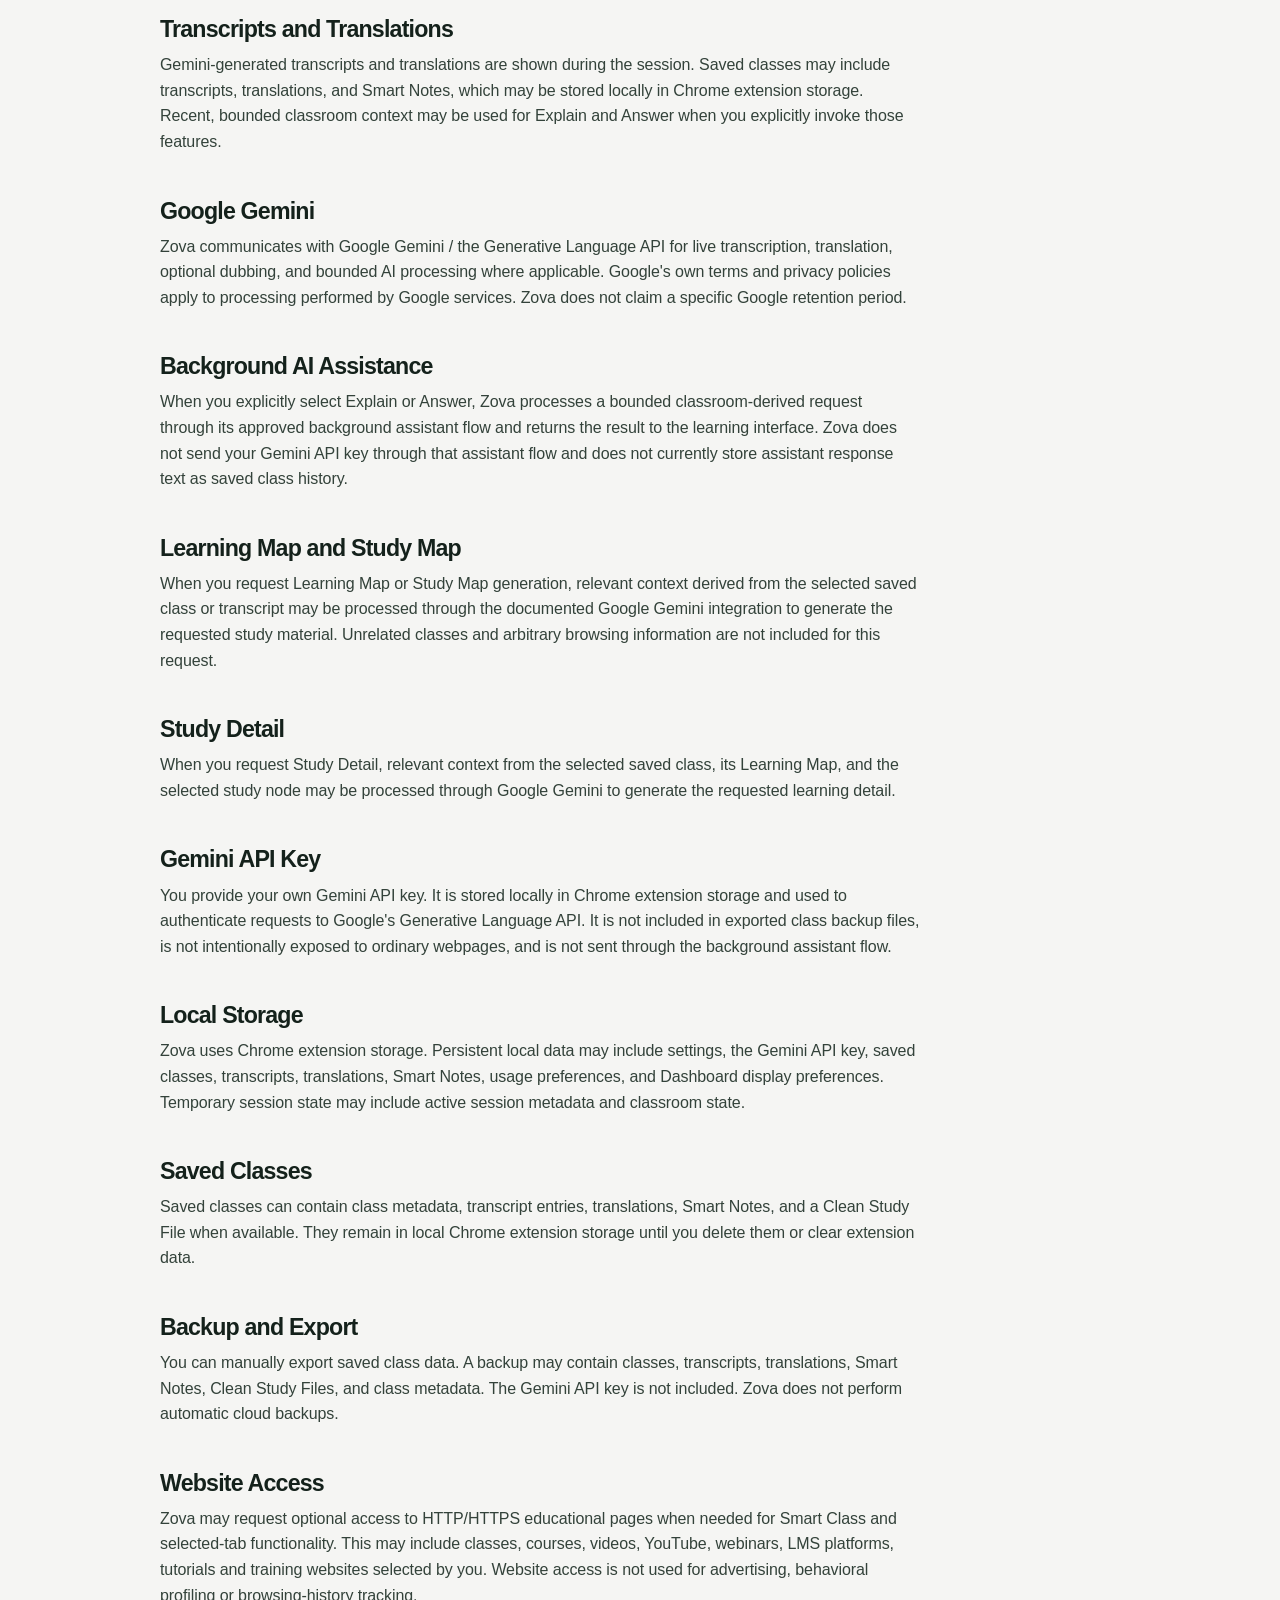
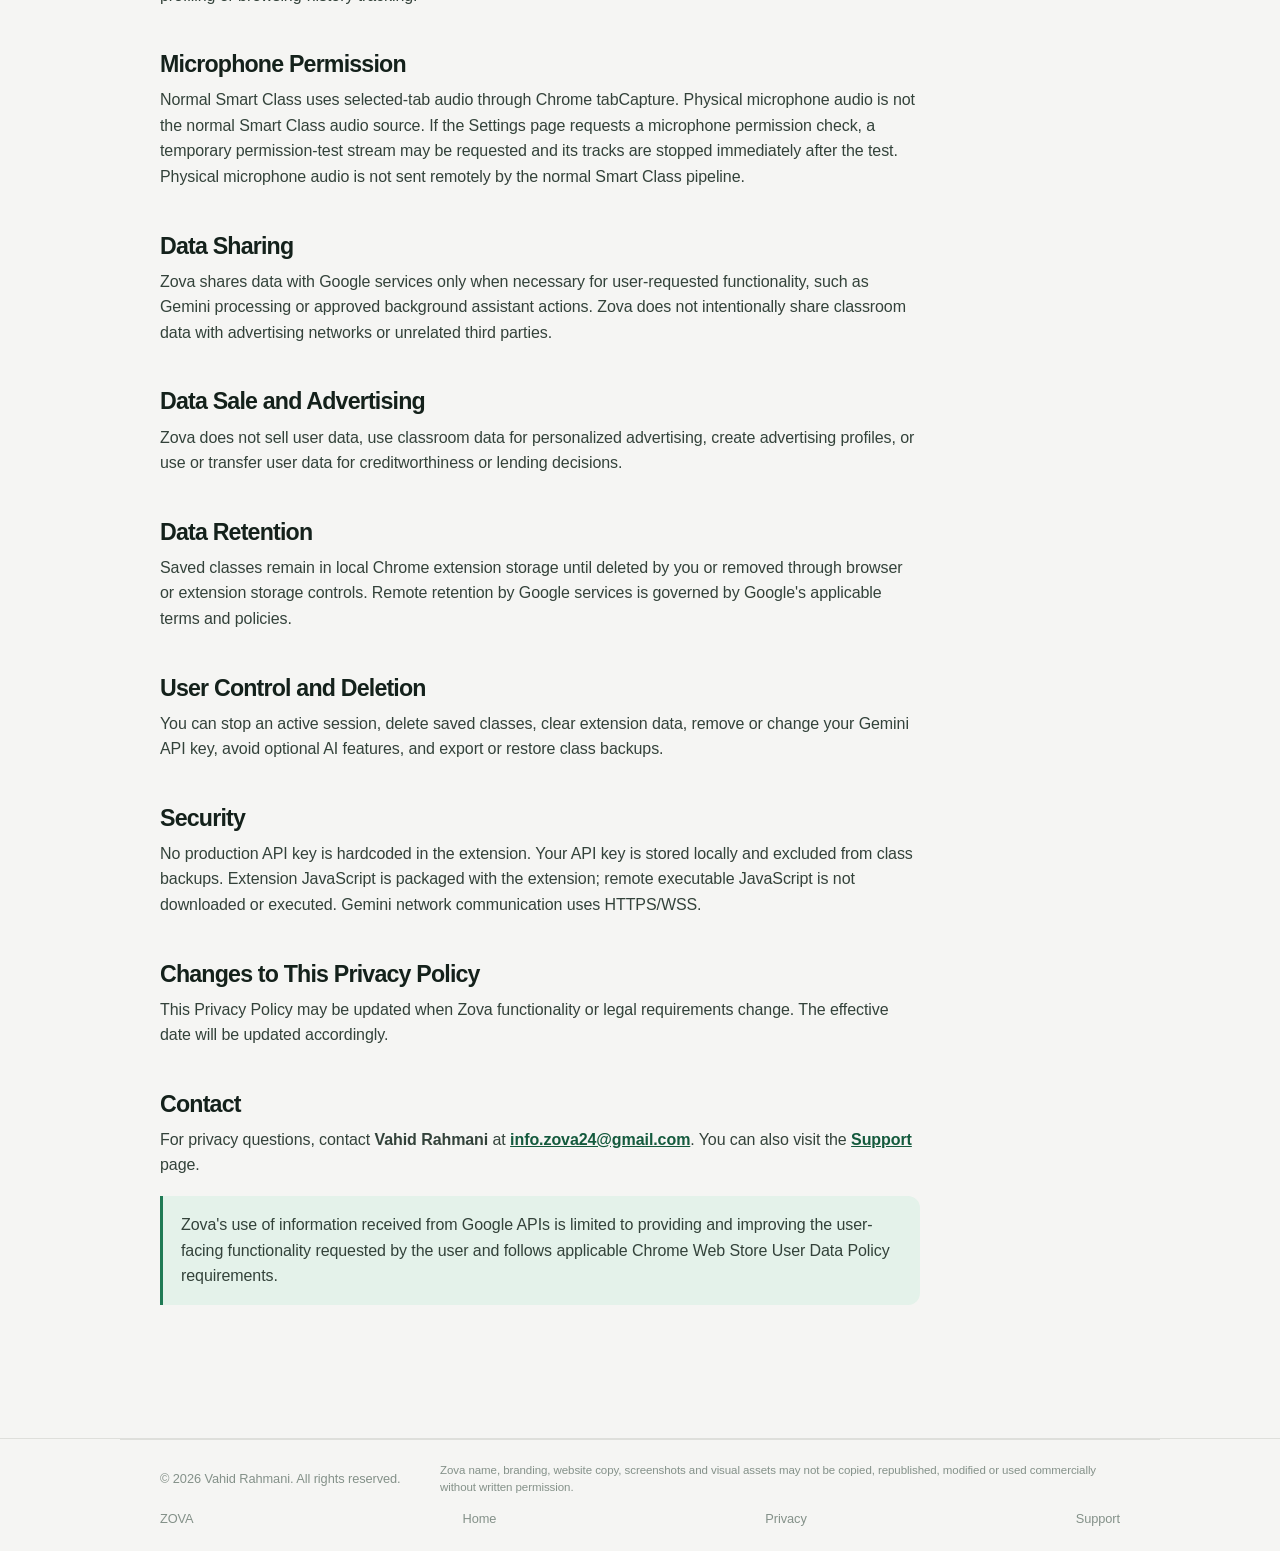
<file: privacy.html>
<!doctype html>
<html lang="en">
<head>
<meta charset="utf-8"><meta name="viewport" content="width=device-width,initial-scale=1">
<title>Zova Privacy Policy</title>
<meta name="description" content="Learn how Zova processes user-selected educational content, transcripts, translations, Gemini API data, saved learning sessions and local storage.">
<meta name="robots" content="index,follow">
<link rel="canonical" href="https://zovasite.vercel.app/privacy">
<meta property="og:type" content="website"><meta property="og:site_name" content="Zova"><meta property="og:title" content="Zova Privacy Policy"><meta property="og:description" content="Learn how Zova processes user-selected educational content, transcripts, translations, Gemini API data, saved learning sessions and local storage."><meta property="og:url" content="https://zovasite.vercel.app/privacy">
<meta name="twitter:card" content="summary"><meta name="twitter:title" content="Zova Privacy Policy"><meta name="twitter:description" content="Learn how Zova processes classroom tab audio, transcripts, translations, Gemini API data, saved classes and local extension storage.">
<link rel="icon" type="image/svg+xml" href="favicon.svg"><link rel="stylesheet" href="styles.css"><script defer src="script.js"></script>
</head>
<body>
<header class="site-header"><a class="logo" href="index.html"><span class="mark">Z</span>ZOVA</a><select class="language-select" aria-label="Choose language"><option value="en">EN</option><option value="de">DE</option><option value="zh">中文</option><option value="hi">हिन्दी</option></select><nav class="site-nav" aria-label="Primary"><a href="index.html#features">Features</a><a href="index.html#how">How it Works</a><a href="guide.html">Learn</a><a href="index.html#screens">Screenshots</a><a href="privacy.html" aria-current="page">Privacy</a><a href="support.html">Support</a></nav><a class="btn store small" href="https://chromewebstore.google.com/detail/zova/menedjcoiemocjmcjajjbcondloeinkh" target="_blank" rel="noopener">Add to Chrome</a><a class="btn android small" href="https://play.google.com/apps/internaltest/4701602087757087410" target="_blank" rel="noopener">Android beta</a><button class="theme-toggle" type="button" aria-label="Toggle dark mode">☾ Dark</button><button class="menu-btn" aria-label="Open navigation" aria-expanded="false">☰</button></header>
<main class="wrap">
<div class="page-head"><p class="eyebrow">Trust &amp; transparency</p><h1>Zova Privacy Policy</h1><p class="sub">Privacy information for Zova on Chrome and Android.</p><p class="sub">Publisher: Vahid Rahmani · Effective date: 20 August 2026</p></div>
<div class="toc"><details open><summary>Contents</summary><ol><li><a href="#overview">Overview</a></li><li><a href="#processes">Information Zova Processes</a></li><li><a href="#audio">Classroom Tab Audio</a></li><li><a href="#transcripts">Transcripts and Translations</a></li><li><a href="#gemini">Google Gemini</a></li><li><a href="#ai-mode">Background AI Assistance</a></li><li><a href="#api-key">Gemini API Key</a></li><li><a href="#storage">Local Storage</a></li><li><a href="#saved">Saved Classes</a></li><li><a href="#backup">Backup and Export</a></li><li><a href="#access">Website Access</a></li><li><a href="#microphone">Microphone Permission</a></li><li><a href="#sharing">Data Sharing</a></li><li><a href="#advertising">Data Sale and Advertising</a></li><li><a href="#retention">Data Retention</a></li><li><a href="#control">User Control and Deletion</a></li><li><a href="#security">Security</a></li><li><a href="#changes">Changes to This Privacy Policy</a></li><li><a href="#contact">Contact</a></li></ol></details></div>
<article class="legal">
<h2 id="overview">Overview</h2><p>Zova is an AI Learning Assistant for Chrome and Android. It helps you understand and study educational content you select across the web, including online classes, courses, educational videos, YouTube learning content, webinars, LMS platforms, tutorials and training websites. Features are user-initiated and apply only to content involved in the functionality you request.</p>
<h2 id="processes">Information Zova Processes</h2><p>Depending on the features you activate, Zova may process selected-tab audio, transcripts, translations, Smart Notes, saved class metadata, classroom-derived AI prompts, and your user-provided Gemini API key.</p><p>Zova does not intentionally request health or other sensitive personal information as part of its product purpose. However, user-selected classroom or tab content may incidentally contain personal or sensitive information. Relevant content is processed only as necessary to provide functionality you request, and may be processed through Google Gemini for requested AI-powered functionality.</p><p>Zova does not intentionally collect financial data, location, browsing history, advertising identifiers, or screenshots.</p>
<h2 id="audio">Classroom Tab Audio</h2><p>Audio capture begins only after you press <b>Start</b>. Zova captures audio from the user-selected browser tab using Chrome tab capture and streams it to Google Gemini for live processing. This is selected-tab audio, not physical microphone recording.</p><p>Raw classroom audio is not intentionally persisted as an audio file by Zova. Capture ends when you stop the session.</p>
<h2 id="transcripts">Transcripts and Translations</h2><p>Gemini-generated transcripts and translations are shown during the session. Saved classes may include transcripts, translations, and Smart Notes, which may be stored locally in Chrome extension storage. Recent, bounded classroom context may be used for Explain and Answer when you explicitly invoke those features.</p>
<h2 id="gemini">Google Gemini</h2><p>Zova communicates with Google Gemini / the Generative Language API for live transcription, translation, optional dubbing, and bounded AI processing where applicable. Google's own terms and privacy policies apply to processing performed by Google services. Zova does not claim a specific Google retention period.</p>
<h2 id="ai-mode">Background AI Assistance</h2><p>When you explicitly select Explain or Answer, Zova processes a bounded classroom-derived request through its approved background assistant flow and returns the result to the learning interface. Zova does not send your Gemini API key through that assistant flow and does not currently store assistant response text as saved class history.</p>
<h2 id="learning-map">Learning Map and Study Map</h2><p>When you request Learning Map or Study Map generation, relevant context derived from the selected saved class or transcript may be processed through the documented Google Gemini integration to generate the requested study material. Unrelated classes and arbitrary browsing information are not included for this request.</p>
<h2 id="study-detail">Study Detail</h2><p>When you request Study Detail, relevant context from the selected saved class, its Learning Map, and the selected study node may be processed through Google Gemini to generate the requested learning detail.</p>
<h2 id="api-key">Gemini API Key</h2><p>You provide your own Gemini API key. It is stored locally in Chrome extension storage and used to authenticate requests to Google's Generative Language API. It is not included in exported class backup files, is not intentionally exposed to ordinary webpages, and is not sent through the background assistant flow.</p>
<h2 id="storage">Local Storage</h2><p>Zova uses Chrome extension storage. Persistent local data may include settings, the Gemini API key, saved classes, transcripts, translations, Smart Notes, usage preferences, and Dashboard display preferences. Temporary session state may include active session metadata and classroom state.</p>
<h2 id="saved">Saved Classes</h2><p>Saved classes can contain class metadata, transcript entries, translations, Smart Notes, and a Clean Study File when available. They remain in local Chrome extension storage until you delete them or clear extension data.</p>
<h2 id="backup">Backup and Export</h2><p>You can manually export saved class data. A backup may contain classes, transcripts, translations, Smart Notes, Clean Study Files, and class metadata. The Gemini API key is not included. Zova does not perform automatic cloud backups.</p>
<h2 id="access">Website Access</h2><p>Zova may request optional access to HTTP/HTTPS educational pages when needed for Smart Class and selected-tab functionality. This may include classes, courses, videos, YouTube, webinars, LMS platforms, tutorials and training websites selected by you. Website access is not used for advertising, behavioral profiling or browsing-history tracking.</p>
<h2 id="microphone">Microphone Permission</h2><p>Normal Smart Class uses selected-tab audio through Chrome tabCapture. Physical microphone audio is not the normal Smart Class audio source. If the Settings page requests a microphone permission check, a temporary permission-test stream may be requested and its tracks are stopped immediately after the test. Physical microphone audio is not sent remotely by the normal Smart Class pipeline.</p>
<h2 id="sharing">Data Sharing</h2><p>Zova shares data with Google services only when necessary for user-requested functionality, such as Gemini processing or approved background assistant actions. Zova does not intentionally share classroom data with advertising networks or unrelated third parties.</p>
<h2 id="advertising">Data Sale and Advertising</h2><p>Zova does not sell user data, use classroom data for personalized advertising, create advertising profiles, or use or transfer user data for creditworthiness or lending decisions.</p>
<h2 id="retention">Data Retention</h2><p>Saved classes remain in local Chrome extension storage until deleted by you or removed through browser or extension storage controls. Remote retention by Google services is governed by Google's applicable terms and policies.</p>
<h2 id="control">User Control and Deletion</h2><p>You can stop an active session, delete saved classes, clear extension data, remove or change your Gemini API key, avoid optional AI features, and export or restore class backups.</p>
<h2 id="security">Security</h2><p>No production API key is hardcoded in the extension. Your API key is stored locally and excluded from class backups. Extension JavaScript is packaged with the extension; remote executable JavaScript is not downloaded or executed. Gemini network communication uses HTTPS/WSS.</p>
<h2 id="changes">Changes to This Privacy Policy</h2><p>This Privacy Policy may be updated when Zova functionality or legal requirements change. The effective date will be updated accordingly.</p>
<h2 id="contact">Contact</h2><p>For privacy questions, contact <b>Vahid Rahmani</b> at <a href="mailto:info.zova24@gmail.com">info.zova24@gmail.com</a>. You can also visit the <a href="support.html">Support</a> page.</p>
<div class="callout"><p>Zova's use of information received from Google APIs is limited to providing and improving the user-facing functionality requested by the user and follows applicable Chrome Web Store User Data Policy requirements.</p></div>
</article></main>
<footer class="site-footer"><div class="bottom"><small>© 2026 Vahid Rahmani. All rights reserved.</small><small class="rights">Zova name, branding, website copy, screenshots and visual assets may not be copied, republished, modified or used commercially without written permission.</small><small>ZOVA</small><a href="index.html">Home</a><a href="privacy.html">Privacy</a><a href="support.html">Support</a></div></footer>
</body></html>
</file>
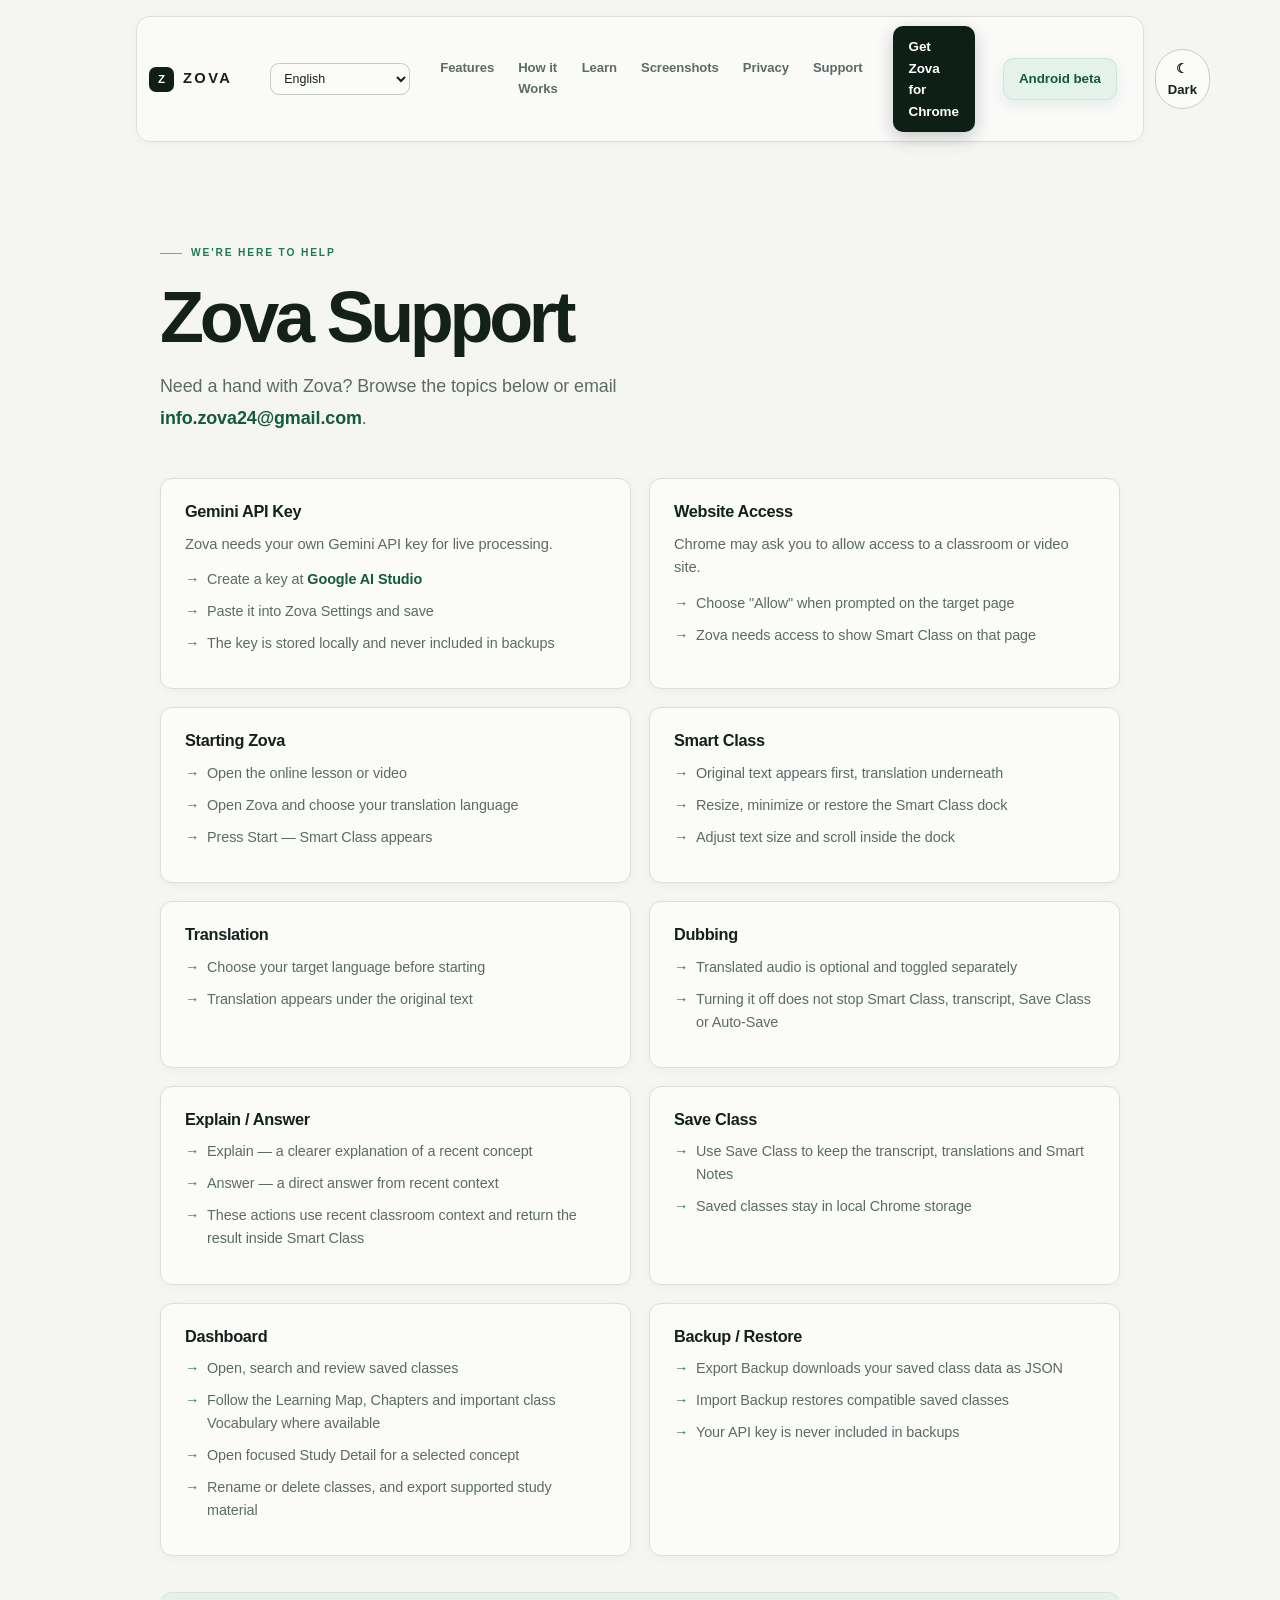
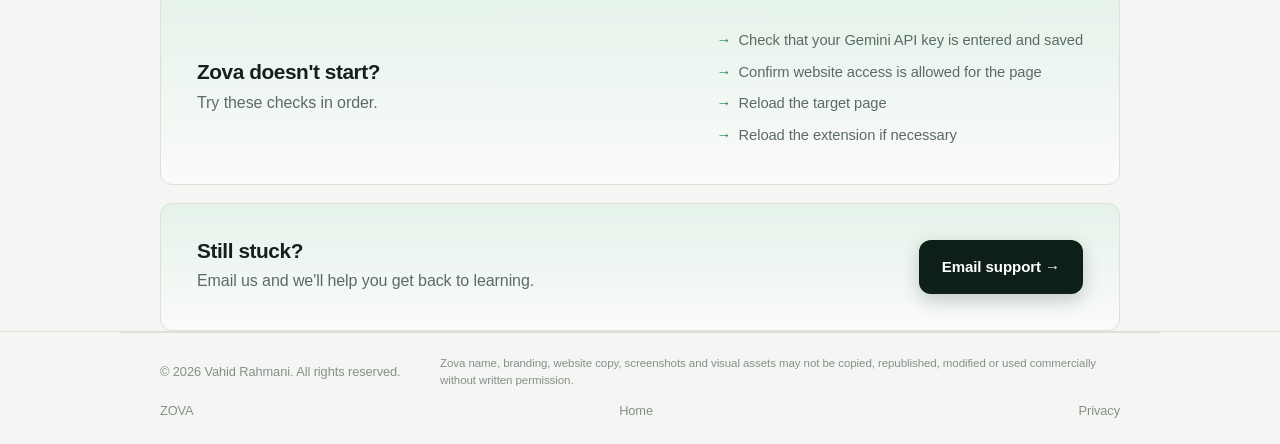
<file: support.html>
<!doctype html>
<html lang="en">
<head>
<meta charset="utf-8">
<meta name="viewport" content="width=device-width,initial-scale=1">
<title>Zova Support — AI Learning Assistant</title>
<meta name="description" content="Get help with Zova, the AI learning assistant for Chrome and Android classes, courses, educational videos and learning platforms.">
<meta name="robots" content="index,follow">
<link rel="canonical" href="https://zovasite.vercel.app/support.html">
<meta property="og:type" content="website">
<meta property="og:site_name" content="Zova">
<meta property="og:title" content="Zova Support">
<meta property="og:description" content="Get help with Zova: installation, Gemini API key, website access, Smart Class, translation, saving classes and more.">
<meta property="og:url" content="https://zovasite.vercel.app/support.html">
<meta name="twitter:card" content="summary">
<meta name="twitter:title" content="Zova Support">
<meta name="twitter:description" content="Get help with Zova: installation, Gemini API key, website access, Smart Class, translation, saving classes and more.">
<link rel="icon" type="image/svg+xml" href="favicon.svg">
<link rel="stylesheet" href="styles.css">
<script defer src="script.js"></script>
</head>
<body>

<svg aria-hidden="true" style="position:absolute;width:0;height:0;overflow:hidden">
  <defs>
    <symbol id="i-chrome" viewBox="0 0 24 24" fill="none" stroke="currentColor" stroke-width="2" stroke-linecap="round" stroke-linejoin="round"><circle cx="12" cy="12" r="9.2"/><path d="M12 8v8M8 12h8"/></symbol>
  </defs>
</svg>

<header class="site-header">
  <a class="logo" href="index.html"><span class="mark">Z</span>ZOVA</a><select class="language-select" aria-label="Choose language"><option value="en">EN</option><option value="de">DE</option><option value="zh">中文</option><option value="hi">हिन्दी</option></select>
  <nav class="site-nav" aria-label="Primary">
    <a href="index.html#features">Features</a>
    <a href="index.html#how">How it Works</a>
    <a href="guide.html">Learn</a>
    <a href="index.html#screens">Screenshots</a>
    <a href="privacy.html">Privacy</a>
    <a href="support.html">Support</a>
  </nav>
  <a class="btn store small" href="https://chromewebstore.google.com/detail/zova/menedjcoiemocjmcjajjbcondloeinkh" target="_blank" rel="noopener"><svg width="15" height="15" aria-hidden="true"><use href="#i-chrome"/></svg>Add to Chrome</a>
  <a class="btn android small" href="https://play.google.com/apps/internaltest/4701602087757087410" target="_blank" rel="noopener">Android beta</a>
  <button class="theme-toggle" type="button" aria-label="Toggle dark mode">☾ Dark</button><button class="menu-btn" aria-label="Open navigation" aria-expanded="false">☰</button>
</header>

<main class="wrap">
  <div class="page-head">
    <p class="eyebrow" data-i18n="support.eyebrow">We're here to help</p>
    <h1 data-i18n="support.title">Zova Support</h1>
    <p class="sub lead"><span data-i18n="support.intro">Need a hand with Zova? Browse the topics below or email</span> <a class="link" href="mailto:info.zova24@gmail.com">info.zova24@gmail.com</a>.</p>
  </div>

  <div class="trouble">
    <div class="card">
      <h2 data-i18n="support.apiTitle">Gemini API Key</h2>
      <p data-i18n="support.apiDescription" style="color:var(--muted);font-size:.92rem;margin-bottom:12px">Zova needs your own Gemini API key for live processing.</p>
      <ul>
        <li>Create a key at <a class="link" href="https://aistudio.google.com/" rel="noopener">Google AI Studio</a></li>
        <li>Paste it into Zova Settings and save</li>
        <li>The key is stored locally and never included in backups</li>
      </ul>
    </div>

    <div class="card">
      <h2 data-i18n="support.accessTitle">Website Access</h2>
      <p data-i18n="support.accessDescription" style="color:var(--muted);font-size:.92rem;margin-bottom:12px">Chrome may ask you to allow access to a classroom or video site.</p>
      <ul>
        <li>Choose "Allow" when prompted on the target page</li>
        <li>Zova needs access to show Smart Class on that page</li>
      </ul>
    </div>

    <div class="card">
      <h2 data-i18n="support.startTitle">Starting Zova</h2>
      <ul>
        <li>Open the online lesson or video</li>
        <li>Open Zova and choose your translation language</li>
        <li>Press Start — Smart Class appears</li>
      </ul>
    </div>

    <div class="card">
      <h2 data-i18n="support.smartTitle">Smart Class</h2>
      <ul>
        <li>Original text appears first, translation underneath</li>
        <li>Resize, minimize or restore the Smart Class dock</li>
        <li>Adjust text size and scroll inside the dock</li>
      </ul>
    </div>

    <div class="card">
      <h2 data-i18n="support.translationTitle">Translation</h2>
      <ul>
        <li>Choose your target language before starting</li>
        <li>Translation appears under the original text</li>
      </ul>
    </div>

    <div class="card">
      <h2 data-i18n="support.dubbingTitle">Dubbing</h2>
      <ul>
        <li>Translated audio is optional and toggled separately</li>
        <li>Turning it off does not stop Smart Class, transcript, Save Class or Auto-Save</li>
      </ul>
    </div>

    <div class="card">
      <h2 data-i18n="support.helpTitle">Explain / Answer</h2>
      <ul>
        <li>Explain — a clearer explanation of a recent concept</li>
        <li>Answer — a direct answer from recent context</li>
        <li>These actions use recent classroom context and return the result inside Smart Class</li>
      </ul>
    </div>

    <div class="card">
      <h2 data-i18n="support.saveTitle">Save Class</h2>
      <ul>
        <li>Use Save Class to keep the transcript, translations and Smart Notes</li>
        <li>Saved classes stay in local Chrome storage</li>
      </ul>
    </div>

    <div class="card">
      <h2 data-i18n="support.dashboardTitle">Dashboard</h2>
      <ul>
        <li>Open, search and review saved classes</li>
        <li>Follow the Learning Map, Chapters and important class Vocabulary where available</li>
        <li>Open focused Study Detail for a selected concept</li>
        <li>Rename or delete classes, and export supported study material</li>
      </ul>
    </div>

    <div class="card">
      <h2 data-i18n="support.backupTitle">Backup / Restore</h2>
      <ul>
        <li>Export Backup downloads your saved class data as JSON</li>
        <li>Import Backup restores compatible saved classes</li>
        <li>Your API key is never included in backups</li>
      </ul>
    </div>
  </div>

  <div class="support-cta">
    <div>
      <h2 data-i18n="support.troubleshootTitle">Zova doesn't start?</h2>
      <p data-i18n="support.troubleshootDescription">Try these checks in order.</p>
    </div>
    <ul style="margin:0;padding:0;list-style:none;color:var(--muted);font-size:.92rem">
      <li style="padding-left:22px;position:relative;margin-bottom:8px"><span style="position:absolute;left:0;color:var(--green);font-weight:700">→</span>Check that your Gemini API key is entered and saved</li>
      <li style="padding-left:22px;position:relative;margin-bottom:8px"><span style="position:absolute;left:0;color:var(--green);font-weight:700">→</span>Confirm website access is allowed for the page</li>
      <li style="padding-left:22px;position:relative;margin-bottom:8px"><span style="position:absolute;left:0;color:var(--green);font-weight:700">→</span>Reload the target page</li>
      <li style="padding-left:22px;position:relative"><span style="position:absolute;left:0;color:var(--green);font-weight:700">→</span>Reload the extension if necessary</li>
    </ul>
  </div>

  <div class="support-cta" style="margin-top:18px">
    <div>
      <h2 data-i18n="support.contactTitle">Still stuck?</h2>
      <p data-i18n="support.contactDescription">Email us and we'll help you get back to learning.</p>
    </div>
    <a class="btn primary" href="mailto:info.zova24@gmail.com">Email support →</a>
  </div>
</main>

<footer class="site-footer">
  <div class="bottom">
    <small>© 2026 Vahid Rahmani. All rights reserved.</small><small class="rights">Zova name, branding, website copy, screenshots and visual assets may not be copied, republished, modified or used commercially without written permission.</small>
    <small>ZOVA</small>
    <a href="index.html">Home</a>
    <a href="privacy.html">Privacy</a>
  </div>
</footer>

</body>
</html>
</file>
<file: styles.css>
/* ZOVA — product website design system
   Lightweight, dependency-free, responsive. */

:root{
  --ink:#14211b;
  --ink-2:#33423a;
  --muted:#5b6c64;
  --faint:#849189;
  --line:#e3ece7;
  --line-strong:#cfddd6;
  --paper:#f7faf8;
  --card:#ffffff;
  --mint:#e4f2ea;
  --mint-2:#cde7da;
  --green:#1f7a54;
  --green-deep:#145a3d;
  --dark:#0d1f17;
  --radius:16px;
  --radius-lg:22px;
  --shadow-sm:0 1px 2px rgba(20,33,27,.05),0 4px 12px rgba(20,33,27,.05);
  --shadow-md:0 12px 30px rgba(20,33,27,.10);
  --shadow-lg:0 30px 70px rgba(20,51,42,.16);
  --maxw:1160px;
  --font:-apple-system,BlinkMacSystemFont,"Segoe UI",Inter,Roboto,"Helvetica Neue",Arial,sans-serif;
  font-family:var(--font);
  color:var(--ink);
  background:var(--paper);
  line-height:1.6;
  -webkit-font-smoothing:antialiased;
  text-rendering:optimizeLegibility;
}

*{box-sizing:border-box}
html{scroll-behavior:smooth}
@media(prefers-reduced-motion:reduce){
  html{scroll-behavior:auto}
  *,*::before,*::after{animation-duration:.001s!important;transition-duration:.001s!important}
}
body{margin:0;background:var(--paper)}
html,body{overflow-x:hidden}
body.dark-mode{--ink:#e8f3ed;--ink-2:#c4d5cc;--muted:#9eb2a8;--faint:#789187;--line:#294238;--line-strong:#3b5a4c;--paper:#0b1512;--card:#12211b;--mint:#19352a;--mint-2:#285b45;--green:#79d6a6;--green-deep:#9be2bd;--dark:#d7f2e3;--shadow-sm:0 1px 2px rgba(0,0,0,.18),0 4px 12px rgba(0,0,0,.2);--shadow-md:0 12px 30px rgba(0,0,0,.3);--shadow-lg:0 30px 70px rgba(0,0,0,.35)}
body.dark-mode .btn.primary{background:#d7f2e3;color:#0b1512}
body.dark-mode .btn.store{background:#d7f2e3;color:#0b1512;box-shadow:0 6px 18px rgba(0,0,0,.3)}
body.dark-mode .site-nav{color:#b8cec2}body.dark-mode .site-nav a{color:#b8cec2}body.dark-mode .site-nav a:hover{color:#f1fff7}body.dark-mode .logo{color:#f1fff7}body.dark-mode .menu-btn{color:#f1fff7}body.dark-mode .theme-toggle{color:#e8f3ed;background:#12211b}
body.dark-mode .site-header{background:rgba(11,21,18,.9)}
body.dark-mode .site-header{border-bottom-color:#294238}
body.dark-mode h1,body.dark-mode h2,body.dark-mode h3,body.dark-mode h4,body.dark-mode h5,body.dark-mode h6{color:#effff6}
body.dark-mode .hero h1{color:#f4fff8;text-shadow:0 1px 18px rgba(121,214,166,.08)}
body.dark-mode .hero h1 em,body.dark-mode .section-head .eyebrow,body.dark-mode .eyebrow{color:#8be0b0}
body.dark-mode .feat-copy h3,body.dark-mode .story-copy h3,body.dark-mode .guide-step h2,body.dark-mode .legal h2,body.dark-mode .faq summary,body.dark-mode .toc summary{color:#effff6}
body.dark-mode .site-footer h4{color:#cce8d9}
body.dark-mode .logo .mark{background:#d7f2e3;color:#0b1512}
body.dark-mode .btn.primary,body.dark-mode .btn.store{color:#0b1512}
body.dark-mode .btn.store .tag{background:rgba(11,21,18,.12);color:#0b1512}
body.dark-mode .frame-bar{background:#16261f;color:#dcece3}
body.dark-mode .frame-bar span{color:#a9c0b4}
body.dark-mode .feat-grid .card:hover{background:#1b382b}
body.dark-mode .privacy-band{background:#19352a;color:#eefbf4}
body.dark-mode .privacy-inner p,body.dark-mode .privacy-inner .grid li{color:#c9ddd2}
body.dark-mode .privacy-inner .btn.primary{background:#d7f2e3;color:#0b1512}
body.dark-mode .site-footer{background:#101e18}
body.dark-mode .guide-step .num{background:#d7f2e3;color:#0b1512}
body.dark-mode .install{background:#0b1512}
body.dark-mode .frame{background:#12211b}
.theme-toggle{margin-left:10px;border:1px solid var(--line-strong);background:var(--card);color:var(--ink);border-radius:999px;padding:8px 12px;cursor:pointer;font:inherit;font-size:.82rem;font-weight:700}
.language-select{margin-left:10px;border:1px solid var(--line-strong);border-radius:9px;background:var(--card);color:var(--ink);padding:7px 9px;font:inherit;font-size:.78rem;cursor:pointer}
html[dir="rtl"] .language-select{margin-left:0;margin-right:10px}html[dir="rtl"] .site-nav{direction:rtl}html[dir="rtl"] .hero,html[dir="rtl"] .feat-row,html[dir="rtl"] .story-step{direction:rtl}code,.btn.store{direction:ltr}
.guide-intro{display:grid;grid-template-columns:1.2fr .8fr;gap:20px;margin:0 0 30px}.guide-intro .card{border:1px solid var(--line);border-radius:var(--radius);background:var(--card);padding:24px;box-shadow:var(--shadow-sm)}.guide-intro h2{font-size:1.35rem;margin-bottom:10px}.guide-intro p{color:var(--muted)}.free-badge{display:inline-flex;margin-top:14px;padding:7px 11px;border-radius:999px;background:var(--mint);color:var(--green-deep);font-size:.78rem;font-weight:800}.guide-step .media img{max-height:680px;object-fit:contain}
@media(max-width:780px){.guide-intro{grid-template-columns:1fr}.theme-toggle{margin-left:0}}
a{color:inherit}
img{max-width:100%;height:auto;display:block}
code{font-family:ui-monospace,SFMono-Regular,Menlo,Consolas,monospace;font-size:.9em;background:var(--mint);padding:1px 6px;border-radius:6px;color:var(--green-deep)}
h1,h2,h3,h4{line-height:1.08;letter-spacing:-.02em;font-weight:750;margin:0}
p{margin:0}
::selection{background:var(--mint-2);color:var(--green-deep)}

/* ---------- Layout ---------- */
.wrap{max-width:var(--maxw);margin:0 auto;padding-inline:clamp(20px,5vw,40px)}
.section{padding-block:clamp(72px,9vw,128px)}
.eyebrow{
  display:inline-flex;align-items:center;gap:9px;
  text-transform:uppercase;letter-spacing:.16em;font-size:.7rem;font-weight:800;
  color:var(--green);margin:0 0 18px;
}
.eyebrow::before{content:"";width:22px;height:1.5px;background:var(--green);opacity:.6}
.lead{font-size:1.12rem;color:var(--muted);line-height:1.75;max-width:640px}
.h2{font-size:clamp(2rem,4vw,3.4rem);letter-spacing:-.035em;margin:0 0 18px}
.section-head{max-width:720px;margin-bottom:clamp(40px,5vw,64px)}

/* ---------- Buttons ---------- */
.btn{
  display:inline-flex;align-items:center;justify-content:center;gap:9px;
  padding:14px 22px;border-radius:12px;font-weight:700;font-size:.94rem;
  text-decoration:none;cursor:pointer;border:1px solid transparent;
  transition:transform .15s ease,box-shadow .15s ease,background .15s ease;
}
.btn.primary{background:var(--dark);color:#fff;box-shadow:0 6px 18px rgba(13,31,23,.22)}
.btn.primary:hover{transform:translateY(-2px);box-shadow:0 10px 26px rgba(13,31,23,.28)}
.btn.ghost{background:transparent;color:var(--green-deep);border-color:var(--line-strong)}
.btn.ghost:hover{border-color:var(--green);background:var(--mint)}
.btn.store{background:var(--dark);color:#fff;box-shadow:0 6px 18px rgba(13,31,23,.22)}
.btn.store .tag{
  font-size:.68rem;font-weight:800;letter-spacing:.08em;text-transform:uppercase;
  background:rgba(255,255,255,.14);padding:3px 8px;border-radius:99px;margin-left:2px;
}
.btn.store:hover{transform:translateY(-2px)}
.btn.android{background:var(--mint);color:var(--green-deep);border-color:var(--mint-2);box-shadow:0 5px 14px rgba(31,122,84,.10)}
.btn.android:hover{transform:translateY(-2px);background:var(--mint-2);border-color:var(--green)}
.site-header>.btn.android{flex:0 0 auto}
.android-release{border-block:1px solid var(--line);background:color-mix(in srgb,var(--mint) 38%,transparent)}
.android-release-inner{display:grid;grid-template-columns:1.1fr .9fr;align-items:center;gap:clamp(28px,6vw,80px)}
.android-release .h2{margin-bottom:14px}
.android-release-card{padding:24px;border:1px solid var(--line-strong);border-radius:14px;background:var(--card);box-shadow:var(--shadow-sm)}
.android-release-label{display:inline-flex;padding:5px 9px;border-radius:999px;background:var(--mint);color:var(--green-deep);font-size:.68rem;font-weight:800;letter-spacing:.08em;text-transform:uppercase;margin-bottom:12px}
.android-release-card p{color:var(--muted);font-size:.92rem;margin:0 0 18px}
.android-release-card .btn{margin-top:0}
.android-guide-card{grid-column:1 / -1;display:flex;align-items:center;justify-content:space-between;gap:24px}
.android-guide-card .eyebrow{margin-bottom:10px}
.android-guide-card h2{font-size:1.25rem;margin-bottom:8px}
.android-guide-card p{color:var(--muted);font-size:.92rem}
.android-guide-card .btn{flex:0 0 auto}

.btn.small{padding:9px 15px;font-size:.84rem;border-radius:10px}
.link{color:var(--green-deep);font-weight:700;text-decoration:none;border-bottom:1px solid transparent}
.link:hover{border-color:var(--green);color:var(--green)}
.link .arr{display:inline-block;transition:transform .15s ease}
.link:hover .arr{transform:translateX(3px)}

/* ---------- Header ---------- */
.site-header{
  position:sticky;top:0;z-index:50;
  display:flex;align-items:center;gap:28px;
  padding:14px clamp(20px,5vw,40px);
  background:rgba(247,250,248,.86);backdrop-filter:blur(14px);
  border-bottom:1px solid rgba(207,221,214,.7);
}
.logo{
  font-weight:900;letter-spacing:.22em;font-size:1.02rem;text-decoration:none;color:var(--ink);
  display:inline-flex;align-items:center;gap:9px;
}
.logo .mark{
  width:26px;height:26px;border-radius:8px;background:var(--dark);color:#fff;
  display:inline-flex;align-items:center;justify-content:center;
  font-size:.72rem;font-weight:900;letter-spacing:0;
}
.site-nav{display:flex;gap:26px;margin:auto;font-size:.9rem;color:var(--muted)}
.site-nav a{text-decoration:none;font-weight:550;padding:4px 0;border-bottom:2px solid transparent}
.site-nav a:hover{color:var(--ink);border-color:var(--mint-2)}
.menu-btn{display:none;border:0;background:none;font-size:1.5rem;line-height:1;cursor:pointer;color:var(--ink)}

/* ---------- Hero ---------- */
.hero{display:grid;grid-template-columns:1.05fr .95fr;align-items:center;gap:clamp(40px,6vw,80px);padding-block:clamp(64px,8vw,120px)}
.hero .kicker{
  display:inline-flex;align-items:center;gap:8px;font-size:.76rem;font-weight:800;
  letter-spacing:.04em;color:var(--green-deep);background:var(--mint);
  padding:7px 13px;border-radius:99px;margin-bottom:26px;
}
.hero .kicker .dot{width:7px;height:7px;border-radius:50%;background:var(--green)}
.hero h1{font-size:clamp(2.7rem,5.6vw,4.6rem);letter-spacing:-.04em;line-height:1.02;margin:0 0 22px}
.hero h1 em{font-style:normal;color:var(--green)}
.hero .lead{font-size:1.16rem;max-width:500px}
.hero .actions{display:flex;align-items:center;flex-wrap:wrap;gap:18px;margin-top:34px}
.hero .note{font-size:.78rem;color:var(--faint);margin-top:16px}

/* Browser/product frame */
.frame{
  background:var(--card);border:1px solid var(--line);border-radius:var(--radius-lg);
  box-shadow:var(--shadow-lg);overflow:hidden;
}
.frame-bar{display:flex;align-items:center;gap:7px;padding:13px 16px;border-bottom:1px solid var(--line);background:#fbfdfc}
.frame-bar i{width:10px;height:10px;border-radius:50%;background:#d5e2db}
.frame-bar i:nth-child(1){background:#f1b8b8}
.frame-bar i:nth-child(2){background:#f3d9a8}
.frame-bar i:nth-child(3){background:#bfe3c9}
.frame-bar span{margin-left:12px;font-size:.72rem;color:var(--faint);letter-spacing:.02em}
.frame img{display:block;width:100%;height:auto;max-height:clamp(280px,58vh,720px);object-fit:contain;background:var(--paper)}
.frame:has(img[width="460"]),.frame:has(img[width="470"]),.frame:has(img[width="480"]),.frame:has(img[width="433"]),.frame:has(img[width="619"]){max-width:380px;margin-inline:auto}
.frame:has(img[width="460"]) img,.frame:has(img[width="470"]) img,.frame:has(img[width="480"]) img,.frame:has(img[width="433"]) img,.frame:has(img[width="619"]) img{max-height:560px}
.frame.portrait{max-width:380px}
.hero-media{position:relative}
.hero-media .frame{transform:rotate(.6deg)}
.hero-media::after{
  content:"";position:absolute;inset:10% -6% -8% 8%;z-index:-1;
  background:radial-gradient(60% 60% at 60% 40%,var(--mint) 0%,transparent 70%);
  border-radius:50%;
}

/* ---------- Trust strip ---------- */
.trust{
  border-block:1px solid var(--line);background:var(--card);
  padding:22px 0;overflow:hidden;
}
.trust .wrap{display:flex;flex-wrap:wrap;justify-content:center;gap:12px 34px}
.trust span{
  display:inline-flex;align-items:center;gap:9px;font-size:.8rem;color:var(--muted);font-weight:600;
  white-space:nowrap;
}
.trust .chip{width:8px;height:8px;border-radius:3px;background:var(--mint-2)}

/* ---------- Features ---------- */
.features{}
.feat-row{
  display:grid;grid-template-columns:1fr 1fr;align-items:center;gap:clamp(36px,6vw,72px);
  padding-block:clamp(36px,5vw,56px);
}
.feat-row + .feat-row{border-top:1px solid var(--line)}
.feat-row.rev .feat-media{order:-1}
.feat-copy h3{font-size:clamp(1.5rem,2.6vw,2rem);letter-spacing:-.025em;margin:0 0 14px}
.feat-copy>p{color:var(--muted);margin-bottom:26px}
.feat-list{display:grid;gap:14px;margin:0;padding:0;list-style:none}
.feat-list li{display:flex;gap:14px;align-items:flex-start}
.feat-list .ic{
  flex:0 0 auto;width:34px;height:34px;border-radius:10px;background:var(--mint);
  display:inline-flex;align-items:center;justify-content:center;color:var(--green-deep);
}
.feat-list .ic svg{width:18px;height:18px}
.feat-list b{display:block;font-size:.95rem;font-weight:700}
.feat-list p{color:var(--muted);font-size:.88rem}
.feat-media{position:relative}
.feat-media{display:flex;flex-direction:column;align-items:center;min-width:0}
.feat-media .frame{border-radius:var(--radius)}
.feat-media .frame{width:100%}
.feat-media .cap{
  display:block;margin-top:12px;text-align:center;font-size:.74rem;color:var(--faint);font-weight:600;
}
.feat-grid{display:grid;grid-template-columns:repeat(4,1fr);gap:1px;background:var(--line);border:1px solid var(--line);border-radius:var(--radius);overflow:hidden;margin-top:clamp(48px,6vw,72px)}
.feat-grid .card{background:var(--card);padding:26px 24px;min-height:172px}
.feat-grid .card:hover{background:#f4faf7}
.feat-grid .ic{width:38px;height:38px;border-radius:11px;background:var(--mint);display:inline-flex;align-items:center;justify-content:center;color:var(--green-deep);margin-bottom:18px}
.feat-grid .ic svg{width:20px;height:20px}
.feat-grid h4{font-size:1rem;margin:0 0 7px}
.feat-grid p{margin:0;color:var(--muted);font-size:.87rem}

/* ---------- How it works ---------- */
.how{background:linear-gradient(180deg,var(--mint) 0%,var(--paper) 100%)}
.flow{display:grid;gap:0}
.flow-row{display:flex;flex-wrap:wrap;align-items:stretch;gap:0;justify-content:center}
.flow-step{
  flex:1 1 150px;min-width:140px;text-align:center;padding:14px 8px;position:relative;
}
.flow-step .node{
  background:var(--card);border:1px solid var(--line);border-radius:var(--radius);
  padding:20px 16px;height:100%;box-shadow:var(--shadow-sm);
  display:flex;flex-direction:column;align-items:center;gap:10px;
}
.flow-step .node .ic{width:36px;height:36px;border-radius:10px;background:var(--mint);color:var(--green-deep);display:inline-flex;align-items:center;justify-content:center}
.flow-step .node .ic svg{width:19px;height:19px}
.flow-step .node b{font-size:.9rem;line-height:1.3}
.flow-step .node span{font-size:.76rem;color:var(--muted)}
.flow-arrow{align-self:center;color:var(--green);font-size:1.2rem;font-weight:800;padding:0 4px;flex:0 0 auto}
.how .block{margin-top:clamp(40px,5vw,56px)}
.how .block h3{font-size:1.25rem;margin-bottom:22px}
.how .block h3 small{display:block;font-size:.8rem;color:var(--muted);font-weight:600;letter-spacing:.02em;margin-bottom:6px;text-transform:uppercase}

/* For developers (expandable) */
.dev{margin-top:clamp(48px,6vw,72px);border:1px solid var(--line);border-radius:var(--radius);background:var(--card);overflow:hidden}
.dev summary{
  cursor:pointer;list-style:none;padding:22px 26px;font-weight:750;font-size:1rem;
  display:flex;align-items:center;gap:12px;color:var(--ink);
}
.dev summary::-webkit-details-marker{display:none}
.dev summary::after{content:"+";margin-left:auto;font-size:1.3rem;font-weight:600;color:var(--green);transition:transform .18s ease}
.dev[open] summary::after{transform:rotate(45deg)}
.dev .dev-body{padding:4px 26px 28px;border-top:1px solid var(--line)}
.dev .dev-body p{color:var(--muted);margin-bottom:20px;max-width:760px}
.dev ul{columns:2;gap:40px;margin:0;padding:0;list-style:none}
.dev li{padding:9px 0 9px 26px;position:relative;font-size:.9rem;color:var(--ink-2);break-inside:avoid}
.dev li::before{content:"";position:absolute;left:0;top:16px;width:10px;height:10px;border-radius:3px;background:var(--mint-2)}
.dev code{font-family:ui-monospace,SFMono-Regular,Menlo,Consolas,monospace;font-size:.82rem;background:var(--mint);padding:2px 7px;border-radius:6px;color:var(--green-deep)}

/* ---------- Screenshot story ---------- */
.story-step{
  display:grid;grid-template-columns:1fr 1fr;align-items:center;gap:clamp(36px,6vw,72px);
  padding-block:clamp(40px,5vw,60px);
}
.story-step + .story-step{border-top:1px solid var(--line)}
.story-step.rev .story-media{order:-1}
.story-media .frame{border-radius:var(--radius)}
.story-media .cap{display:block;margin-top:12px;text-align:center;font-size:.74rem;color:var(--faint);font-weight:600}
.step-num{
  font-size:.78rem;font-weight:800;letter-spacing:.16em;text-transform:uppercase;color:var(--green);
  display:block;margin-bottom:12px;
}
.story-copy h3{font-size:clamp(1.5rem,2.6vw,2rem);letter-spacing:-.025em;margin:0 0 14px}
.story-copy p{color:var(--muted);max-width:460px}

/* ---------- Privacy band ---------- */
.privacy-band{background:var(--dark);color:#fff;position:relative;overflow:hidden}
.privacy-band::before{content:"";position:absolute;top:-120px;right:-80px;width:420px;height:420px;border-radius:50%;background:radial-gradient(circle,var(--green-deep) 0%,transparent 70%);opacity:.6}
.privacy-inner{display:grid;grid-template-columns:1.1fr 1fr;gap:clamp(36px,6vw,72px);align-items:center;position:relative}
.privacy-inner h2{font-size:clamp(1.9rem,3.4vw,2.8rem);margin:0 0 16px;letter-spacing:-.03em}
.privacy-inner p{color:#c3d4cc;max-width:460px;margin:0 0 28px}
.privacy-inner .eyebrow{color:#a9e2c4}
.privacy-inner .eyebrow::before{background:#a9e2c4}
.privacy-inner .grid{display:grid;grid-template-columns:1fr 1fr;gap:14px 26px;margin:0}
.privacy-inner .grid li{color:#c3d4cc;font-size:.88rem;list-style:none;position:relative;padding-left:22px}
.privacy-inner .grid li::before{content:"✓";position:absolute;left:0;color:#8fd9b2;font-weight:800}
.privacy-inner .btn.primary{background:#fff;color:var(--dark)}
.privacy-inner .btn.primary:hover{background:var(--mint)}

/* ---------- FAQ ---------- */
.faq{display:grid;gap:12px;max-width:860px;margin:0 auto}
.faq details{border:1px solid var(--line);border-radius:var(--radius);background:var(--card);overflow:hidden}
.faq summary{
  cursor:pointer;list-style:none;padding:20px 24px;font-weight:700;font-size:1rem;
  display:flex;align-items:center;gap:14px;
}
.faq summary::-webkit-details-marker{display:none}
.faq summary::after{content:"+";margin-left:auto;font-size:1.4rem;font-weight:600;color:var(--green);flex:0 0 auto;transition:transform .18s ease}
.faq[open] summary::after, details[open] summary::after{transform:rotate(45deg)}
.faq details[open]{border-color:var(--mint-2);box-shadow:var(--shadow-sm)}
.faq .a{padding:0 24px 22px;color:var(--muted);font-size:.95rem;max-width:760px}

/* ---------- Install CTA ---------- */
.install{text-align:center;background:var(--paper)}
.install .inner{max-width:620px;margin:0 auto}
.install .btn{margin-top:8px}
.install .small{font-size:.8rem;color:var(--faint);margin-top:16px}

/* ---------- Footer ---------- */
.site-footer{background:#eef4f1;border-top:1px solid var(--line)}
.site-footer .top{
  display:grid;grid-template-columns:1.2fr 1fr 1fr;gap:40px;
  padding:56px clamp(20px,5vw,40px) 36px;max-width:var(--maxw);margin:0 auto;
}
.site-footer h4{font-size:.78rem;letter-spacing:.12em;text-transform:uppercase;color:var(--muted);margin:0 0 16px}
.site-footer .brand p{color:var(--muted);font-size:.9rem;max-width:300px;margin-top:14px}
.site-footer .col{display:flex;flex-direction:column;gap:11px}
.site-footer .col a{text-decoration:none;color:var(--ink-2);font-size:.9rem}
.site-footer .col a:hover{color:var(--green-deep)}
.site-footer .bottom{
  border-top:1px solid var(--line);padding:22px clamp(20px,5vw,40px);
  display:flex;flex-wrap:wrap;gap:12px;align-items:center;justify-content:space-between;
  max-width:var(--maxw);margin:0 auto;
}
.site-footer .bottom small{color:var(--faint);font-size:.8rem}
.site-footer .rights{flex-basis:100%;font-size:.72rem!important;line-height:1.5;max-width:680px}
.site-footer .bottom a{color:var(--faint);text-decoration:none;font-size:.8rem}
.site-footer .bottom a:hover{color:var(--green-deep)}

/* ---------- Legal / text pages ---------- */
.page-head{padding-block:clamp(56px,7vw,88px) clamp(28px,4vw,40px)}
.page-head h1{font-size:clamp(2.3rem,5vw,3.6rem);letter-spacing:-.035em;margin:0 0 14px}
.page-head .sub{color:var(--muted);max-width:640px}
.legal{max-width:820px;padding-bottom:clamp(72px,9vw,120px)}
.legal h2{font-size:1.28rem;letter-spacing:-.01em;margin:44px 0 10px;scroll-margin-top:90px}
.legal p{color:var(--ink-2);margin-bottom:14px}
.legal ul{margin:0 0 16px;padding-left:0;list-style:none}
.legal li{position:relative;padding-left:22px;margin-bottom:9px;color:var(--ink-2)}
.legal li::before{content:"";position:absolute;left:0;top:.62em;width:8px;height:8px;border-radius:2px;background:var(--mint-2)}
.legal a{color:var(--green-deep);font-weight:650}
.legal .callout{padding:16px 18px;border-left:3px solid var(--green);background:var(--mint);border-radius:0 var(--radius) var(--radius) 0;margin:18px 0}
.legal .callout p{margin:0}
.toc{border:1px solid var(--line);border-radius:var(--radius);background:var(--card);padding:20px 24px;margin-bottom:8px}
.toc details summary{font-weight:750;cursor:pointer;list-style:none}
.toc details summary::-webkit-details-marker{display:none}
.toc ol{margin:14px 0 0;padding-left:20px;columns:2;gap:40px}
.toc li{margin-bottom:7px}
.toc a{color:var(--green-deep);text-decoration:none;font-size:.9rem}
.toc a:hover{text-decoration:underline}

/* ---------- Guide page ---------- */
.guide-grid{display:grid;grid-template-columns:250px 1fr;gap:clamp(32px,5vw,64px);align-items:start}
.guide-nav{position:sticky;top:90px;display:flex;flex-direction:column;gap:4px;border-left:1px solid var(--line)}
.guide-nav a{text-decoration:none;color:var(--muted);font-size:.85rem;padding:7px 16px;border-left:2px solid transparent;margin-left:-1px}
.guide-nav a:hover{color:var(--green-deep)}
.guide-nav .lbl{font-size:.68rem;text-transform:uppercase;letter-spacing:.14em;color:var(--faint);font-weight:800;padding:0 16px 10px}
.guide-step{padding-block:clamp(28px,4vw,44px);scroll-margin-top:96px}
.guide-step + .guide-step{border-top:1px solid var(--line)}
.guide-step .num{
  display:inline-flex;align-items:center;justify-content:center;width:38px;height:38px;border-radius:11px;
  background:var(--dark);color:#fff;font-weight:800;font-size:1rem;margin-bottom:18px;
}
.guide-step h2{font-size:clamp(1.4rem,2.4vw,1.9rem);letter-spacing:-.02em;margin:0 0 12px}
.guide-step>p{color:var(--muted);margin-bottom:18px;max-width:680px}
.guide-step ol,.guide-step ul{margin:0 0 18px;padding-left:0;list-style:none;max-width:680px}
.guide-step ol{counter-reset:s}
.guide-step ol li{counter-increment:s;position:relative;padding-left:38px;margin-bottom:12px;color:var(--ink-2)}
.guide-step ol li::before{
  content:counter(s);position:absolute;left:0;top:0;width:24px;height:24px;border-radius:8px;
  background:var(--mint);color:var(--green-deep);font-size:.78rem;font-weight:800;
  display:inline-flex;align-items:center;justify-content:center;
}
.guide-step ul li{position:relative;padding-left:22px;margin-bottom:9px;color:var(--ink-2)}
.guide-step ul li::before{content:"";position:absolute;left:0;top:.62em;width:8px;height:8px;border-radius:2px;background:var(--mint-2)}
.guide-step .media{margin:26px 0;max-width:640px}
.guide-step .media .frame{border-radius:var(--radius)}
.guide-step .media .cap{display:block;margin-top:12px;text-align:center;font-size:.74rem;color:var(--faint);font-weight:600}
.guide-step .note{
  background:var(--mint);border-radius:var(--radius);padding:16px 20px;max-width:680px;margin-top:18px;
}
.guide-step .note p{color:var(--green-deep);font-size:.9rem;margin:0}
.guide-step .note b{font-weight:800}
.guide-step .ext{font-size:.85rem;color:var(--faint)}
.guide-step code{font-family:ui-monospace,SFMono-Regular,Menlo,Consolas,monospace;font-size:.86rem;background:var(--mint);padding:2px 7px;border-radius:6px;color:var(--green-deep)}

/* ---------- Support ---------- */
.trouble{display:grid;grid-template-columns:repeat(2,1fr);gap:18px;margin-top:8px}
.trouble .card{border:1px solid var(--line);border-radius:var(--radius);background:var(--card);padding:24px}
.trouble .card h2{font-size:1.02rem;margin:0 0 12px}
.trouble .card ul{margin:0;padding-left:0;list-style:none}
.trouble .card li{position:relative;padding-left:22px;margin-bottom:9px;color:var(--muted);font-size:.9rem}
.trouble .card li::before{content:"→";position:absolute;left:0;color:var(--green);font-weight:700}
.support-cta{border:1px solid var(--line);border-radius:var(--radius);background:linear-gradient(180deg,var(--mint),var(--card));padding:36px;margin-top:36px;display:flex;flex-wrap:wrap;gap:20px;align-items:center;justify-content:space-between}
.support-cta h2{margin:0;font-size:1.3rem}
.support-cta p{color:var(--muted);margin-top:6px}

/* ---------- Reveal animation ---------- */
.reveal{opacity:0;transform:translateY(18px);transition:opacity .6s ease,transform .6s ease}
.reveal.in{opacity:1;transform:none}
@media(prefers-reduced-motion:reduce){.reveal{opacity:1;transform:none}}

/* ---------- Responsive ---------- */
@media(max-width:920px){
  .site-nav{display:none;position:absolute;top:100%;left:0;right:0;flex-direction:column;gap:0;padding:10px 20px 16px;background:var(--paper);border-bottom:1px solid var(--line);box-shadow:var(--shadow-md)}
  .site-nav.open{display:flex}
  .site-nav a{padding:13px 0;border-bottom:1px solid var(--line);border-bottom-width:1px;font-size:1rem}
  .site-nav a:last-child{border-bottom:0}
  .menu-btn{display:block;margin-left:auto}
  .site-header>.btn.store,.site-header>.btn.android{display:none}
  .android-release-inner{grid-template-columns:1fr}
  .hero{grid-template-columns:1fr;gap:44px}
  .hero-media{order:2}
  .feat-row,.story-step,.privacy-inner{grid-template-columns:1fr;gap:34px}
  .feat-row.rev .feat-media,.story-step.rev .story-media{order:0}
  .feat-grid{grid-template-columns:repeat(2,1fr)}
  .guide-grid{grid-template-columns:1fr}
  .guide-nav{display:none}
  .dev ul{columns:1}
  .trouble{grid-template-columns:1fr}
  .site-footer .top{grid-template-columns:1fr 1fr}
}
@media(max-width:600px){
  .site-header{padding:10px 12px;gap:7px;min-height:56px}
  .logo{flex:0 0 auto;font-size:.88rem;letter-spacing:.16em;gap:6px}.logo .mark{width:24px;height:24px}
  .site-header .language-select{margin-left:auto;max-width:92px;padding:6px 4px;font-size:.68rem}
  .theme-toggle{margin-left:0;padding:7px 8px;font-size:0;line-height:1}.theme-toggle::after{content:"☾";font-size:1rem}
  .menu-btn{margin-left:0;padding:4px;font-size:1.35rem}
  .site-nav{padding-inline:16px}
  .page-head{padding-top:42px}
  .wrap{padding-inline:16px}
  .guide-intro .card{padding:18px}
}
@media(max-width:560px){
  .hero h1{font-size:2.6rem}
  .actions{flex-direction:column;align-items:stretch}
  .android-release-card .btn{width:100%}
  .android-guide-card{display:block}
  .android-guide-card .btn{margin-top:16px;width:100%}
  .actions .btn{justify-content:center}
  .feat-grid{grid-template-columns:1fr}
  .flow-step{flex:1 1 100%}
  .flow-arrow{transform:rotate(90deg)}
  .toc ol{columns:1}
  .site-footer .top{grid-template-columns:1fr}
  .hero-media .frame{transform:none}
}

/* ---------- Magic Portfolio-inspired product system ---------- */
:root{--maxw:1040px;--radius:12px;--radius-lg:18px;--paper:#f5f5f3;--card:#fbfbfa;--line:#dedfdb;--line-strong:#c8cac4;--shadow-sm:0 2px 8px rgba(20,24,20,.04);--shadow-md:0 16px 44px rgba(20,24,20,.08)}
body{background:var(--paper);letter-spacing:-.005em}
body::before{content:"";position:fixed;inset:0;pointer-events:none;z-index:-1;background:radial-gradient(circle at 85% 4%,rgba(65,132,98,.10),transparent 28%),linear-gradient(transparent 0,transparent 96%,rgba(20,40,30,.025) 100%);background-size:auto,100% 32px}
.site-header{position:sticky;top:16px;max-width:calc(var(--maxw) - 32px);margin:0 auto;padding:9px 12px;border:1px solid var(--line);border-radius:14px;background:color-mix(in srgb,var(--card) 88%,transparent);box-shadow:var(--shadow-sm);backdrop-filter:blur(18px)}
.logo{font-size:.92rem;letter-spacing:.16em}.logo .mark{width:25px;height:25px;border-radius:7px}
.site-nav{gap:20px;font-size:.82rem}.site-nav a{padding:5px 2px}
.section{padding-block:clamp(64px,8vw,104px)}
.hero{min-height:680px;padding-block:clamp(72px,10vw,130px);gap:clamp(42px,7vw,90px)}
.hero h1{font-size:clamp(2.8rem,6vw,5.2rem);letter-spacing:-.065em;line-height:.98}
.hero .lead{font-size:1rem;max-width:520px}
.hero-media .frame,.feat-media .frame,.story-media .frame{border:1px solid var(--line-strong);box-shadow:var(--shadow-md);border-radius:14px}
.frame-bar{padding:10px 13px}.frame img{background:var(--paper)}
.trust{background:transparent;border-block:1px solid var(--line);padding:16px 0}.trust .wrap{justify-content:flex-start;gap:10px 20px}.trust span{font-size:.72rem}
.section-head{max-width:660px;margin-bottom:clamp(32px,5vw,56px)}.eyebrow{font-size:.64rem;letter-spacing:.18em}.h2{font-size:clamp(1.9rem,4vw,3rem)}
.feat-row,.story-step{gap:clamp(32px,7vw,90px);padding-block:clamp(50px,7vw,88px)}
.feat-row + .feat-row,.story-step + .story-step{border-top:1px solid var(--line)}
.feat-copy h3,.story-copy h3{font-size:clamp(1.45rem,2.8vw,2.1rem);letter-spacing:-.04em}.feat-list{gap:12px}.feat-list li{padding:11px 0;border-bottom:1px solid color-mix(in srgb,var(--line) 70%,transparent)}
.feat-list .ic{width:30px;height:30px;border-radius:8px}.feat-media .cap,.story-media .cap{font-size:.68rem;letter-spacing:.02em}
.how{background:transparent}.how .block,.dev,.faq details,.guide-intro .card,.trouble .card,.toc{border-color:var(--line);box-shadow:var(--shadow-sm)}
.flow-step .node{border-radius:12px;padding:18px 14px}.flow-step .node b{font-size:.84rem}
.privacy-band{border-block:1px solid rgba(255,255,255,.08)}
.site-footer{background:transparent;border-top:1px solid var(--line)}
.learning-structure{border-block:1px solid var(--line);background:color-mix(in srgb,var(--mint) 22%,transparent)}
.structure-grid{display:grid;grid-template-columns:repeat(4,1fr);gap:12px}.structure-card{position:relative;min-height:220px;padding:22px;border:1px solid var(--line);border-radius:14px;background:var(--card);box-shadow:var(--shadow-sm)}.structure-index{display:block;margin-bottom:42px;color:var(--green);font:700 .72rem ui-monospace,SFMono-Regular,Menlo,monospace;letter-spacing:.12em}.structure-card h3{font-size:1.08rem;margin-bottom:10px}.structure-card p{color:var(--muted);font-size:.88rem;line-height:1.65}
.page-head{padding-block:clamp(64px,9vw,110px) 36px}.page-head h1{font-size:clamp(2.6rem,6vw,4.5rem);letter-spacing:-.06em}
.legal,.guide{max-width:760px}.legal h2,.guide-step h2{font-size:1.45rem;letter-spacing:-.035em}.toc{border-radius:12px}
@media(max-width:920px){.site-header{top:10px;margin-inline:12px;max-width:none}.hero{min-height:auto;padding-block:78px 72px}}
@media(max-width:600px){.site-header{top:7px;margin-inline:8px;border-radius:12px}.hero{padding-block:68px 56px}.hero h1{font-size:clamp(2.55rem,13vw,3.6rem)}.feat-row,.story-step{padding-block:44px}.page-head{padding-top:58px}}
@media(max-width:920px){.structure-grid{grid-template-columns:repeat(2,1fr)}}
@media(max-width:560px){.structure-grid{grid-template-columns:1fr}.structure-card{min-height:0}.structure-index{margin-bottom:24px}}
.google-translate-host{position:fixed!important;left:-10000px!important;top:-10000px!important;width:1px!important;height:1px!important;overflow:hidden!important;opacity:0!important;pointer-events:none!important}
.companion-app{border-top:1px solid var(--line)}
.companion-card{display:grid;grid-template-columns:minmax(0,1fr) auto;gap:32px;align-items:center;padding:clamp(20px,4vw,40px);border:1px solid var(--line);border-radius:var(--radius-lg);background:var(--card)}
.companion-card .h2{font-size:clamp(1.6rem,3vw,2.3rem);margin-bottom:16px}
.companion-card .lead{font-size:1rem;line-height:1.7}.companion-card .small{margin-top:14px;line-height:1.6}
.companion-actions{display:flex;flex-direction:column;align-items:flex-start;gap:16px;min-width:0}.companion-actions .btn{white-space:normal;text-align:center}
@media(max-width:700px){.companion-card{grid-template-columns:1fr;gap:24px}.companion-actions{align-items:stretch}.companion-actions .btn{justify-content:center}}
.companion-app{border-top:1px solid var(--line)}
.companion-card{display:grid;grid-template-columns:minmax(0,1fr) auto;gap:32px;align-items:center;padding:clamp(20px,4vw,40px);border:1px solid var(--line);border-radius:var(--radius-lg);background:var(--card)}
.companion-card .h2{font-size:clamp(1.6rem,3vw,2.3rem);margin-bottom:16px}
.companion-card .lead{font-size:1rem;line-height:1.7}.companion-card .small{margin-top:14px;line-height:1.6}
.companion-actions{display:flex;flex-direction:column;align-items:flex-start;gap:16px;min-width:0}.companion-actions .btn{white-space:normal;text-align:center}
@media(max-width:700px){.companion-card{grid-template-columns:1fr;gap:24px}.companion-actions{align-items:stretch}.companion-actions .btn{justify-content:center}}
.goog-te-banner-frame,.skiptranslate iframe{display:none!important}body{top:0!important}
</file>
